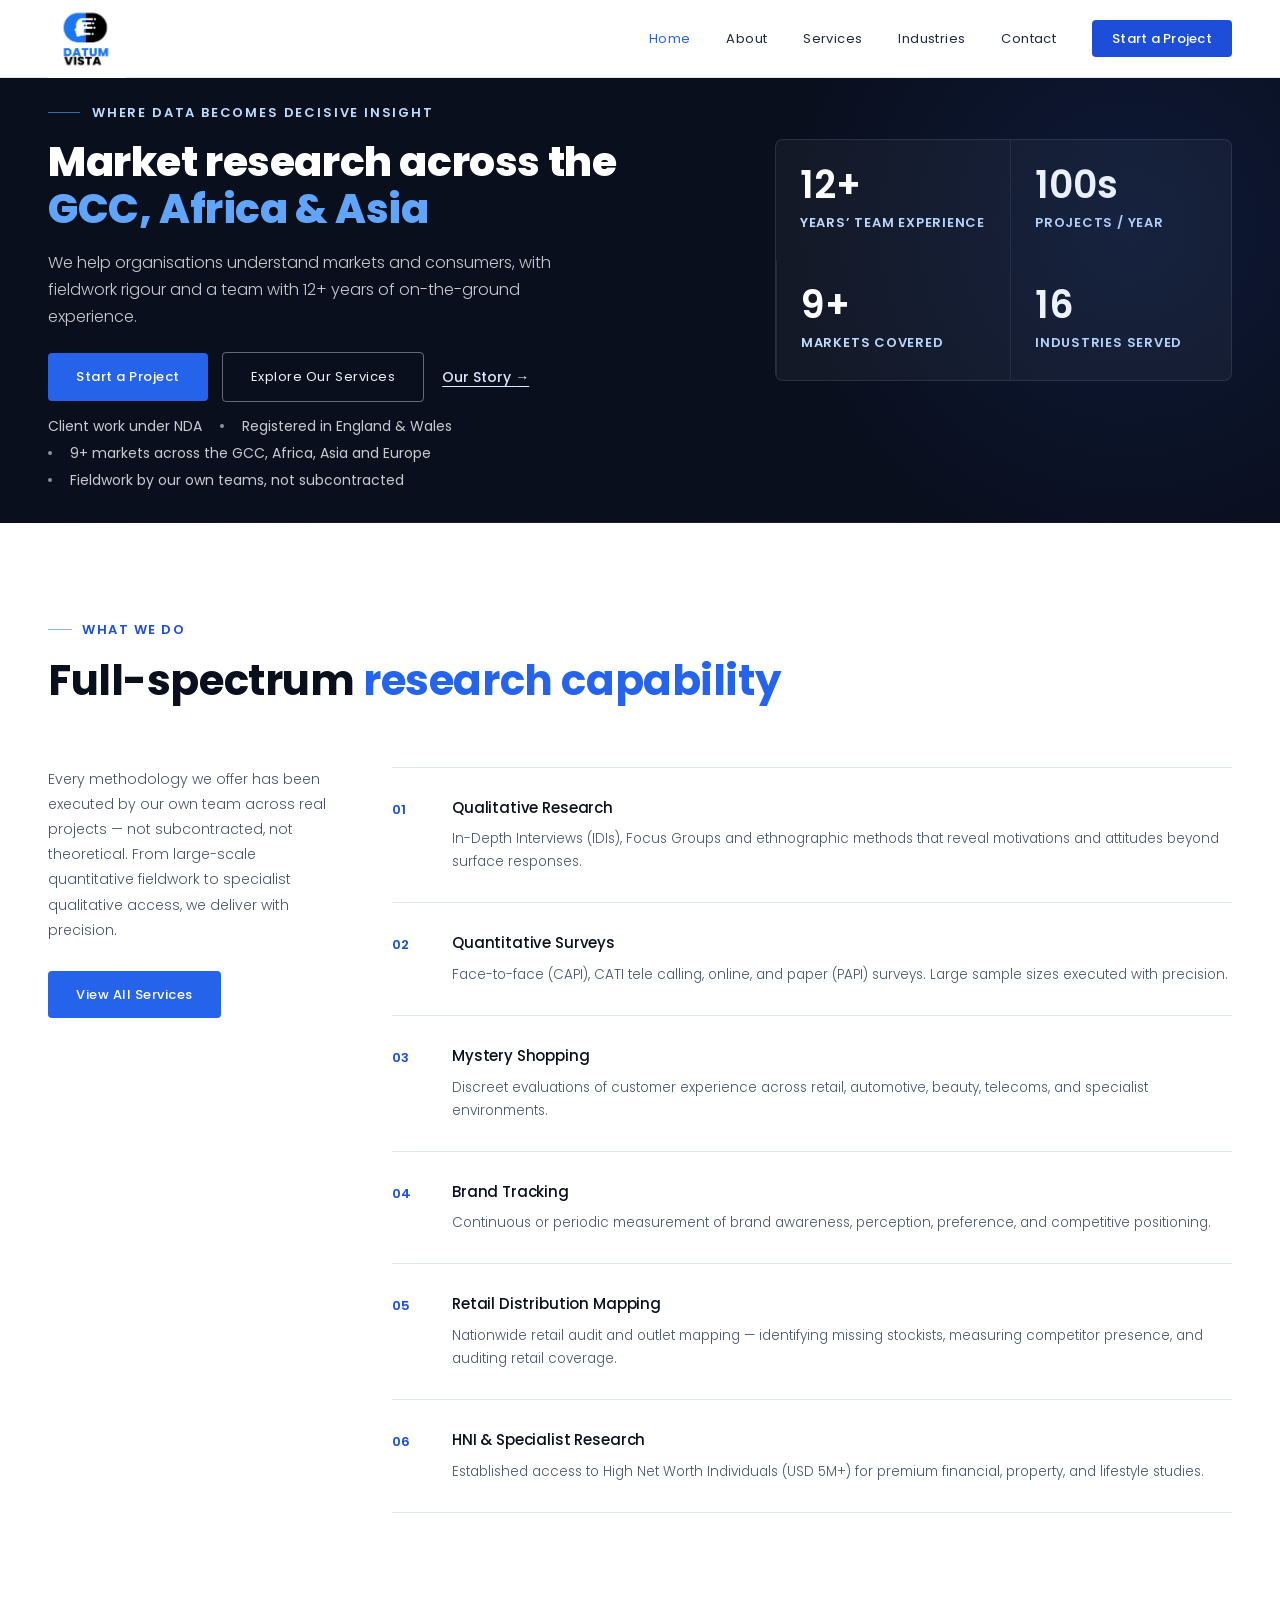
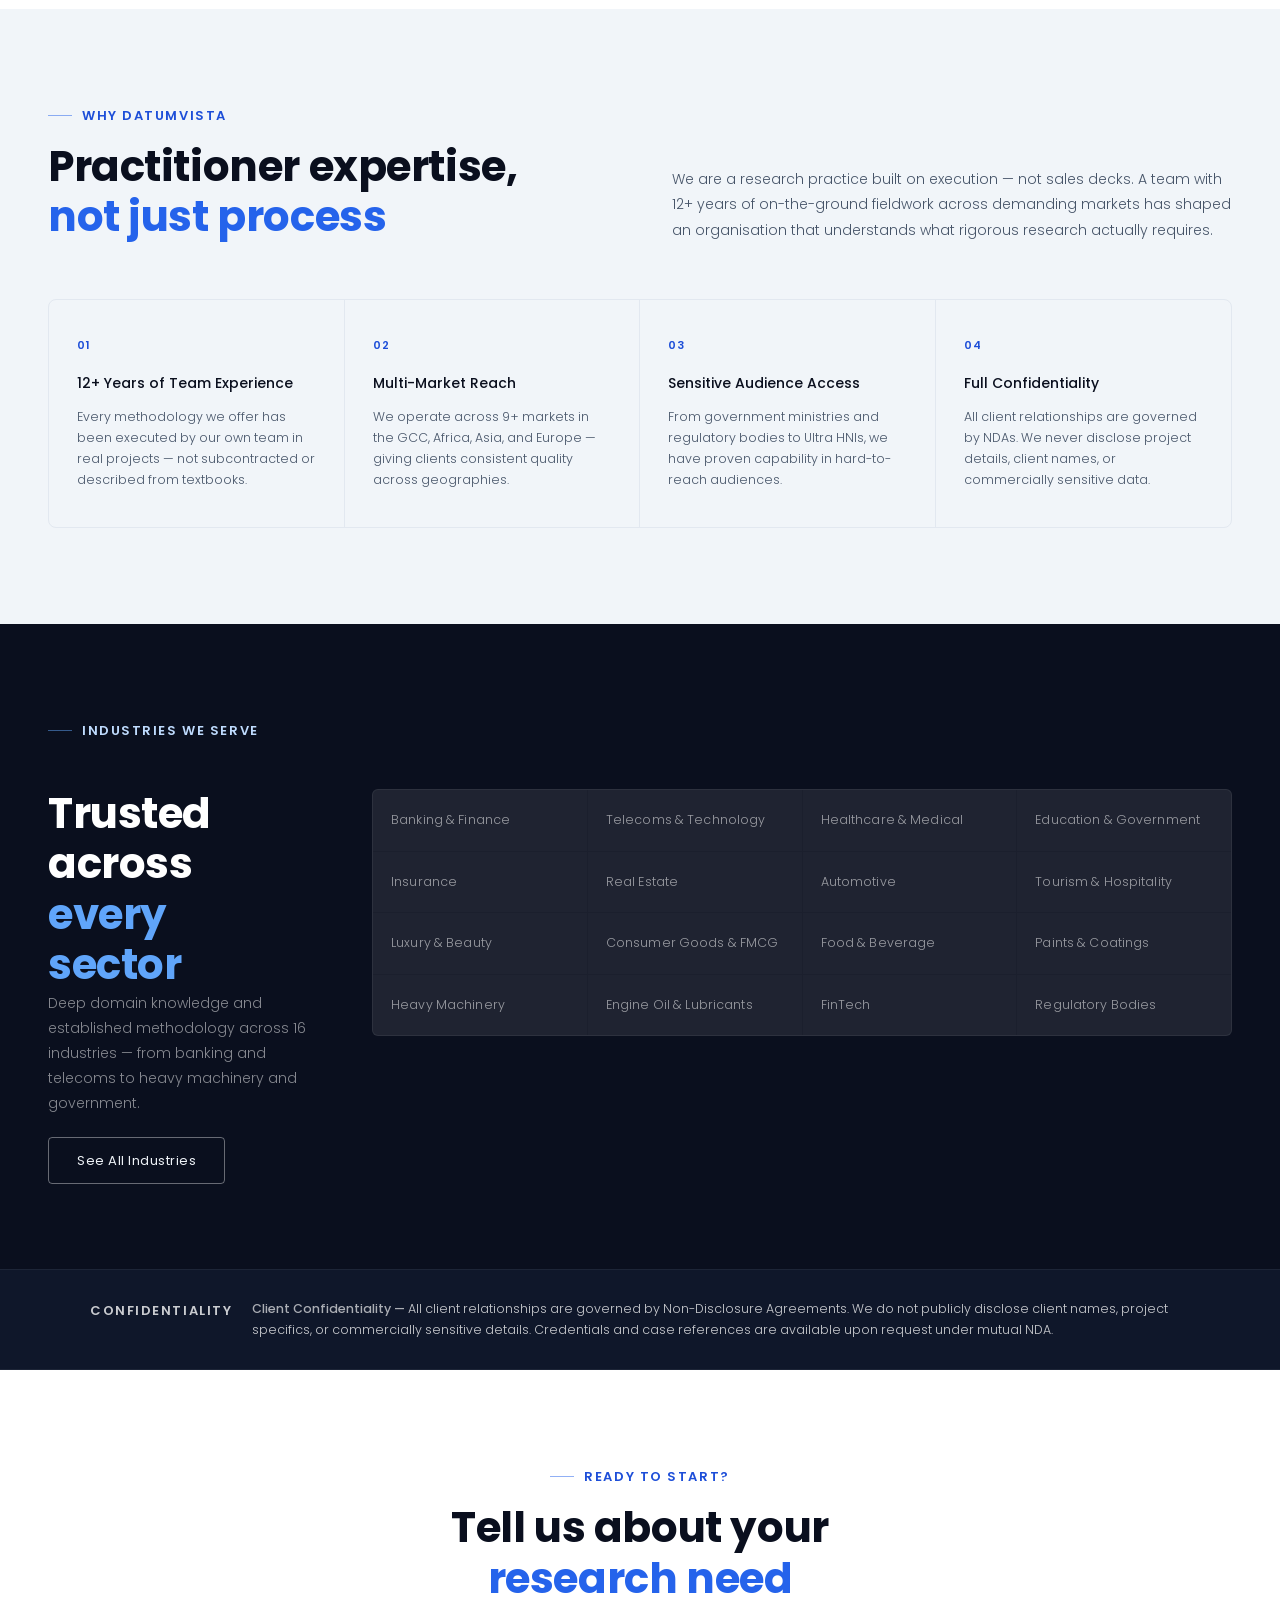
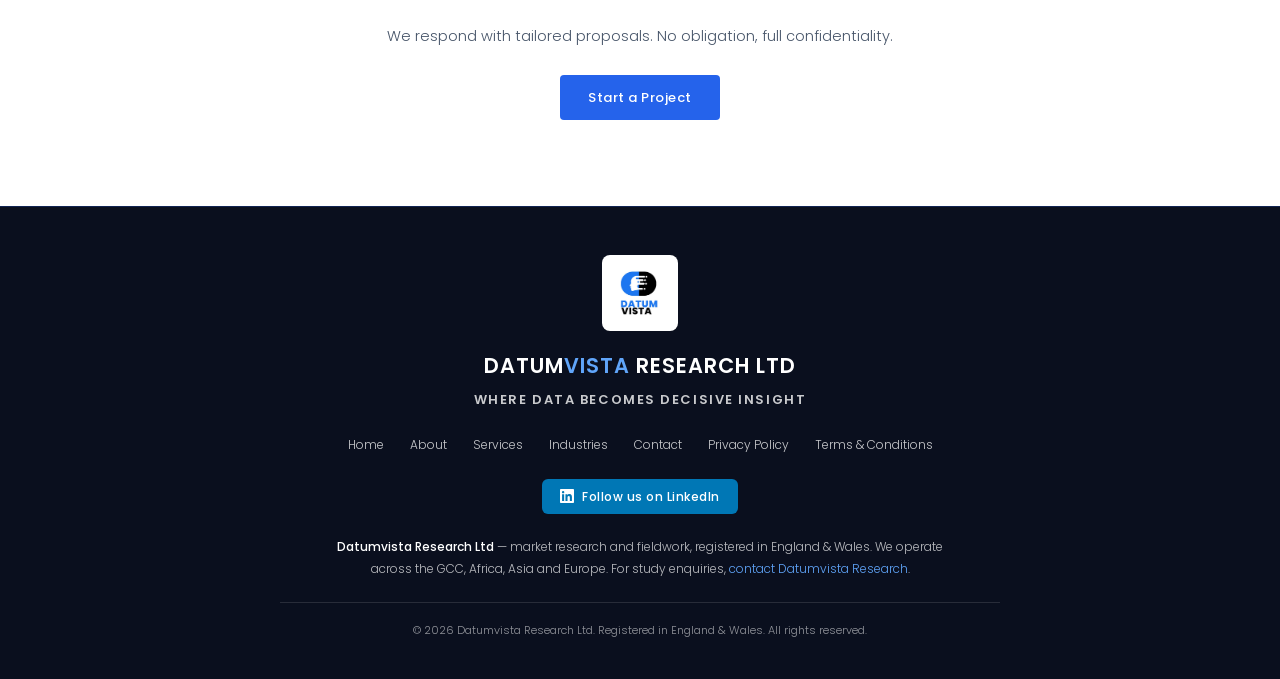
<file: index.html>
<!DOCTYPE html>
<html lang="en">
<head>
  <meta charset="UTF-8">
  <meta name="viewport" content="width=device-width, initial-scale=1.0">
  <meta name="description" content="Datumvista Research Ltd delivers market research fieldwork across the GCC, Africa, Asia and Europe — qualitative and quantitative studies, focus groups, IDIs, CAPI, PAPI, CATI tele calling, retail audits and mystery shopping.">
  <title>Market Research in the GCC, Africa &amp; Asia | Datumvista</title>
  <link rel="canonical" href="https://datumvista.com/">
  <link rel="icon" href="/favicon.svg" type="image/svg+xml">
  <link rel="apple-touch-icon" href="/css/Images/Dvlogo.png">
  <meta property="og:type" content="website">
  <meta property="og:site_name" content="Datumvista Research Ltd">
  <meta property="og:locale" content="en_GB">
  <meta property="og:title" content="Market Research in the GCC, Africa &amp; Asia | Datumvista">
  <meta property="og:description" content="Datumvista Research Ltd delivers market research fieldwork across the GCC, Africa, Asia and Europe — qualitative and quantitative studies, focus groups, IDIs, CAPI, PAPI, CATI tele calling, retail audits and mystery shopping.">
  <meta property="og:url" content="https://datumvista.com/">
  <meta property="og:image" content="https://datumvista.com/css/Images/dv-social-card.png">
  <meta property="og:image:alt" content="Datumvista Research Ltd logo">
  <meta name="twitter:card" content="summary_large_image">
  <meta name="twitter:title" content="Market Research in the GCC, Africa &amp; Asia | Datumvista">
  <meta name="twitter:description" content="Datumvista Research Ltd delivers market research fieldwork across the GCC, Africa, Asia and Europe — qualitative and quantitative studies, focus groups, IDIs, CAPI, PAPI, CATI tele calling, retail audits and mystery shopping.">
  <meta name="twitter:image" content="https://datumvista.com/css/Images/dv-social-card.png">
  <link rel="stylesheet" href="css/style.css?v=20261101-7">
  <link rel="preconnect" href="https://fonts.googleapis.com">
  <link href="https://fonts.googleapis.com/css2?family=Poppins:wght@400;500;600;700;800&display=swap" rel="stylesheet">
  <style>
    :root {
      --navy: #0a0f1e;
      --navy-mid: #111827;
      --blue: #2563eb;
      --blue-light: #60a5fa;
      --slate-bg: #f1f5f9;
      --white: #ffffff;
      --border: #e2e8f0;
      --dark: #0a0f1e;
    }

    /* Header styles live in css/style.css (one shared header for every page) */

    /* ── HERO ── */
    .dv-hero {
      min-height: 100vh;
      background: var(--navy);
      display: flex;
      align-items: center;
      padding: 42px 48px 80px;
      position: relative;
      overflow: hidden;
    }
    .dv-hero::before {
      content: '';
      position: absolute;
      top: -200px; right: -200px;
      width: 700px; height: 700px;
      background: radial-gradient(ellipse at center, rgba(37,99,235,0.12) 0%, transparent 70%);
      pointer-events: none;
    }
    .dv-hero::after {
      content: '';
      position: absolute;
      bottom: 0; left: 0; right: 0;
      height: 1px;
      background: linear-gradient(90deg, transparent, rgba(255,255,255,0.08), transparent);
    }
    .hero-inner-dv {
      max-width: 1100px;
      margin: 0 auto;
      width: 100%;
      display: grid;
      grid-template-columns: 1fr 1fr;
      gap: 80px;
      align-items: center;
    }
    .hero-left { position: relative; }
    .hero-overline-dv {
      font-family: 'Poppins', sans-serif;
      font-size: 11px;
      font-weight: 500;
      letter-spacing: 0.18em;
      text-transform: uppercase;
      color: var(--blue-light);
      margin-bottom: 28px;
      display: flex;
      align-items: center;
      gap: 12px;
    }
    .hero-overline-dv::before {
      content: '';
      display: block;
      width: 32px; height: 1px;
      background: var(--blue-light);
      opacity: 0.6;
    }
    .hero-h1 {
      font-family: 'Poppins', sans-serif;
      font-size: clamp(42px, 5vw, 64px);
      font-weight: 800;
      color: #fff;
      line-height: 1.12;
      margin-bottom: 28px;
      letter-spacing: -0.01em;
    }
    .hero-h1 em {
      font-style: normal;
      color: var(--blue-light);
    }
    .hero-desc-dv {
      font-family: 'Poppins', sans-serif;
      font-size: 15px;
      font-weight: 300;
      color: rgba(255,255,255,0.55);
      line-height: 1.75;
      margin-bottom: 40px;
      max-width: 440px;
    }
    .hero-btns-dv { display: flex; gap: 14px; flex-wrap: wrap; }
    .btn-prim {
      font-family: 'Poppins', sans-serif;
      font-size: 13px;
      font-weight: 500;
      letter-spacing: 0.04em;
      background: var(--blue);
      color: #fff;
      padding: 13px 28px;
      border-radius: 4px;
      text-decoration: none;
      transition: background 0.2s, transform 0.15s;
    }
    .btn-prim:hover { background: #1d4ed8; transform: translateY(-1px); }
    .btn-sec {
      font-family: 'Poppins', sans-serif;
      font-size: 13px;
      font-weight: 400;
      letter-spacing: 0.04em;
      background: transparent;
      color: rgba(255,255,255,0.7);
      padding: 13px 28px;
      border-radius: 4px;
      border: 1px solid rgba(255,255,255,0.15);
      text-decoration: none;
      transition: border-color 0.2s, color 0.2s;
    }
    .btn-sec:hover { border-color: rgba(255,255,255,0.4); color: #fff; }
    .hero-right {
      display: grid;
      grid-template-columns: 1fr 1fr;
      gap: 1px;
      background: rgba(255,255,255,0.07);
      border: 1px solid rgba(255,255,255,0.07);
      border-radius: 8px;
      overflow: hidden;
    }
    .stat-box {
      background: rgba(255,255,255,0.03);
      padding: 32px 28px;
      transition: background 0.2s;
    }
    .stat-box:hover { background: rgba(255,255,255,0.06); }
    .stat-box + .stat-box { border-left: 1px solid rgba(255,255,255,0.06); }
    .stat-row-2 .stat-box { border-top: 1px solid rgba(255,255,255,0.06); }
    .stat-val-dv {
      font-family: 'Poppins', sans-serif;
      font-size: 38px;
      font-weight: 600;
      color: #fff;
      line-height: 1;
      margin-bottom: 8px;
    }
    .stat-lbl-dv {
      font-family: 'Poppins', sans-serif;
      font-size: 11.5px;
      font-weight: 400;
      color: rgba(255,255,255,0.4);
      letter-spacing: 0.06em;
      text-transform: uppercase;
    }

    /* ── SERVICES SECTION ── */
    .dv-sec {
      padding: 96px 48px;
    }
    .dv-inner { max-width: 1100px; margin: 0 auto; }

    .bg-white { background: var(--white); }
    .bg-slate { background: var(--slate-bg); }
    .bg-navy { background: var(--navy); }

    .eyebrow {
      font-family: 'Poppins', sans-serif;
      font-size: 11px;
      font-weight: 500;
      letter-spacing: 0.18em;
      text-transform: uppercase;
      color: var(--blue);
      margin-bottom: 16px;
      display: flex;
      align-items: center;
      gap: 10px;
    }
    .eyebrow::before {
      content: '';
      display: block;
      width: 24px; height: 1px;
      background: var(--blue);
      opacity: 0.5;
    }
    .eyebrow.light { color: var(--blue-light); }
    .eyebrow.light::before { background: var(--blue-light); }

    .sec-title {
      font-family: 'Poppins', sans-serif;
      font-size: clamp(28px, 3.5vw, 42px);
      font-weight: 700;
      color: var(--navy);
      line-height: 1.2;
      margin-bottom: 0;
      letter-spacing: -0.01em;
    }
    .sec-title em { font-style: normal; color: var(--blue); }
    .sec-title.light { color: #fff; }
    .sec-title.light em { color: var(--blue-light); }

    /* Services - editorial split layout */
    .svc-editorial {
      display: grid;
      grid-template-columns: 280px 1fr;
      gap: 64px;
      margin-top: 60px;
      align-items: start;
    }
    .svc-sidebar {
      position: sticky;
      top: 100px;
    }
    .svc-sidebar p {
      font-family: 'Poppins', sans-serif;
      font-size: 14px;
      font-weight: 300;
      color: var(--text-muted);
      line-height: 1.8;
      margin-bottom: 28px;
    }
    .svc-list { display: flex; flex-direction: column; gap: 0; }
    .svc-item {
      display: grid;
      grid-template-columns: 40px 1fr;
      gap: 20px;
      padding: 28px 0;
      border-top: 1px solid var(--border);
      align-items: start;
    }
    .svc-item:last-child { border-bottom: 1px solid var(--border); }
    .svc-num {
      font-family: 'Poppins', sans-serif;
      font-size: 13px;
      font-weight: 600;
      color: var(--blue);
      opacity: 0.6;
      padding-top: 3px;
    }
    .svc-content h3 {
      font-family: 'Poppins', sans-serif;
      font-size: 15px;
      font-weight: 500;
      color: var(--navy);
      margin-bottom: 8px;
      letter-spacing: -0.01em;
    }
    .svc-content p {
      font-family: 'Poppins', sans-serif;
      font-size: 13.5px;
      font-weight: 300;
      color: var(--text-muted);
      line-height: 1.7;
    }

    /* Why section - horizontal tiles */
    .why-header {
      display: grid;
      grid-template-columns: 1fr 1fr;
      gap: 64px;
      margin-bottom: 56px;
      align-items: end;
    }
    .why-header p {
      font-family: 'Poppins', sans-serif;
      font-size: 14px;
      font-weight: 300;
      color: var(--text-muted);
      line-height: 1.8;
      padding-top: 12px;
    }
    .why-tiles {
      display: grid;
      grid-template-columns: repeat(4, 1fr);
      border: 1px solid var(--border);
      border-radius: 8px;
      overflow: hidden;
    }
    .why-tile {
      padding: 36px 28px;
      border-right: 1px solid var(--border);
      transition: background 0.2s;
    }
    .why-tile:last-child { border-right: none; }
    .why-tile:hover { background: #f8fafc; }
    .why-tile-num {
      font-family: 'Poppins', sans-serif;
      font-size: 11px;
      color: var(--blue);
      opacity: 0.5;
      letter-spacing: 0.12em;
      margin-bottom: 20px;
      display: block;
    }
    .why-tile h3 {
      font-family: 'Poppins', sans-serif;
      font-size: 14px;
      font-weight: 500;
      color: var(--navy);
      margin-bottom: 12px;
      line-height: 1.4;
    }
    .why-tile p {
      font-family: 'Poppins', sans-serif;
      font-size: 12.5px;
      font-weight: 300;
      color: var(--text-muted);
      line-height: 1.7;
    }

    /* Sectors */
    .sectors-wrap {
      display: grid;
      grid-template-columns: 260px 1fr;
      gap: 64px;
      align-items: start;
      margin-top: 48px;
    }
    .sectors-intro p {
      font-family: 'Poppins', sans-serif;
      font-size: 14px;
      font-weight: 300;
      color: rgba(255,255,255,0.5);
      line-height: 1.8;
      margin-bottom: 32px;
    }
    .sectors-grid {
      display: grid;
      grid-template-columns: repeat(4, 1fr);
      gap: 1px;
      background: rgba(255,255,255,0.07);
      border: 1px solid rgba(255,255,255,0.08);
      border-radius: 6px;
      overflow: hidden;
    }
    .sector-cell {
      padding: 20px 18px;
      background: rgba(255,255,255,0.02);
      font-family: 'Poppins', sans-serif;
      font-size: 12.5px;
      font-weight: 300;
      color: rgba(255,255,255,0.55);
      letter-spacing: 0.01em;
      transition: background 0.2s, color 0.2s;
      cursor: default;
    }
    .sector-cell:hover { background: rgba(255,255,255,0.06); color: rgba(255,255,255,0.85); }

    /* Conf bar */
    .dv-conf {
      background: #0f172a;
      border-top: 1px solid rgba(255,255,255,0.06);
      border-bottom: 1px solid rgba(255,255,255,0.06);
      padding: 28px 48px;
    }
    .dv-conf-inner {
      max-width: 1100px;
      margin: 0 auto;
      display: flex;
      align-items: flex-start;
      gap: 20px;
    }
    .dv-conf-label {
      font-family: 'Poppins', sans-serif;
      font-size: 10px;
      font-weight: 500;
      letter-spacing: 0.16em;
      text-transform: uppercase;
      color: var(--blue-light);
      white-space: nowrap;
      padding-top: 2px;
      flex-shrink: 0;
    }
    .dv-conf-text {
      font-family: 'Poppins', sans-serif;
      font-size: 12.5px;
      font-weight: 300;
      color: rgba(255,255,255,0.4);
      line-height: 1.7;
    }
    .dv-conf-text b { color: rgba(255,255,255,0.65); font-weight: 500; }

    /* CTA */
    .dv-cta {
      background: var(--white);
      padding: 96px 48px;
      text-align: center;
    }
    .dv-cta-inner { max-width: 560px; margin: 0 auto; }
    .dv-cta p {
      font-family: 'Poppins', sans-serif;
      font-size: 14.5px;
      font-weight: 300;
      color: var(--text-muted);
      line-height: 1.75;
      margin: 20px 0 36px;
    }


    /* Responsive */
    @media (max-width: 900px) {
      .dv-hero { padding: 22px 24px 60px; }
      .hero-inner-dv { grid-template-columns: 1fr; gap: 48px; }
      .hero-right { grid-template-columns: 1fr 1fr; }
      .svc-editorial { grid-template-columns: 1fr; gap: 40px; }
      .svc-sidebar { position: static; }
      .why-header { grid-template-columns: 1fr; gap: 20px; }
      .why-tiles { grid-template-columns: 1fr 1fr; }
      .why-tile { border-bottom: 1px solid var(--border); }
      .sectors-wrap { grid-template-columns: 1fr; gap: 32px; }
      .sectors-grid { grid-template-columns: 1fr 1fr; }
      .dv-sec { padding: 64px 24px; }
      .dv-conf { padding: 24px; }
      .dv-cta { padding: 64px 24px; }
    }
    @media (max-width: 600px) {
      .why-tiles { grid-template-columns: 1fr; }
      .sectors-grid { grid-template-columns: 1fr 1fr; }
      .hero-right { grid-template-columns: 1fr 1fr; }
    }
  </style>
  <script type="application/ld+json">
  {
    "@context": "https://schema.org",
    "@graph": [
      {
        "@type": "Organization",
        "@id": "https://datumvista.com/#organization",
        "name": "Datumvista Research Ltd",
        "alternateName": ["Datumvista", "Datum Vista", "DatumVista", "Datum Vista Research", "Datumvsita", "Datavista", "Datumvist"],
        "url": "https://datumvista.com/",
        "logo": {
          "@type": "ImageObject",
          "url": "https://datumvista.com/css/Images/Dvlogo.png",
          "width": 160,
          "height": 161
        },
        "description": "Market research and fieldwork agency delivering quantitative and qualitative research: focus groups, in-depth interviews (IDIs), CAPI, PAPI and CATI tele calling surveys, telephonic interviews, sample collection, retail audits, mystery shopping, brand tracking and retail mapping across the GCC, Africa, Asia and Europe.",
        "slogan": "Where Data Becomes Decisive Insight",
        "foundingDate": "2024",
        "areaServed": [
          { "@type": "Place", "name": "Gulf Cooperation Council (GCC)" },
          { "@type": "Place", "name": "Africa" },
          { "@type": "Place", "name": "Asia" },
          { "@type": "Place", "name": "Europe" }
        ],
        "knowsAbout": [
          "Market research",
          "Qualitative research",
          "Quantitative research",
          "Quantitative surveys",
          "Focus groups",
          "In-Depth Interviews (IDI)",
          "Sample collection and data collection",
          "Tele calling",
          "Telephonic interviews",
          "CATI surveys",
          "CAPI surveys",
          "PAPI surveys",
          "Mystery shopping",
          "Retail audit",
          "Brand tracking",
          "Retail distribution mapping",
          "High net worth individual research"
        ],
        "address": {
          "@type": "PostalAddress",
          "addressRegion": "England",
          "addressCountry": "GB"
        },
        "sameAs": ["https://www.linkedin.com/company/datumvista/"]
      },
      {
        "@type": "WebSite",
        "@id": "https://datumvista.com/#website",
        "url": "https://datumvista.com/",
        "name": "Datumvista Research Ltd",
        "inLanguage": "en",
        "publisher": { "@id": "https://datumvista.com/#organization" }
      }
    ]
  }
  </script>
  <!-- TODO(SEO): add "streetAddress" and "postalCode" to the Organization address,
       and a "contactPoint" block, once the registered office address, phone and
       domain email are confirmed. Do not invent them. -->
</head>
<body>
  <a class="skip-link" href="#main">Skip to main content</a>

    <header class="nav-bar" id="mainNav">
    <a href="/" class="nav-logo">
      <img src="/css/Images/Dvlogo.png" alt="Datumvista logo" class="logo-img" width="160" height="161" decoding="async">
    </a>
    <button class="nav-toggle" id="navToggle" aria-label="Toggle menu" aria-expanded="false" aria-controls="navLinks">
      <span></span><span></span><span></span>
    </button>
    <nav class="nav-links-bar" id="navLinks" aria-label="Main">
      <a href="/" aria-current="page">Home</a>
      <a href="/about.html">About</a>
      <a href="/services.html">Services</a>
      <a href="/industries.html">Industries</a>
      <!-- <a href="/research.html">Insights</a> -->
      <a href="/contact.html">Contact</a>
      <a href="/contact.html#contactForm" class="nav-cta">Start a Project</a>
    </nav>
  </header>

  <main id="main">

  <!-- HERO -->
  <div class="dv-hero">
    <div class="hero-inner-dv">
      <div class="hero-left">
        <div class="hero-overline-dv">Where Data Becomes Decisive Insight</div>
        <h1 class="hero-h1">Market research across the<br><em>GCC, Africa &amp; Asia</em></h1>
        <p class="hero-desc-dv">We help organisations understand markets and consumers, with fieldwork rigour and a team with 12+ years of on-the-ground experience.</p>
        <div class="hero-btns-dv">
          <a href="/contact.html" class="btn-prim">Start a Project</a>
          <a href="/services.html" class="btn-sec">Explore Our Services</a>
          <a href="/about.html" class="hero-link">Our Story <span aria-hidden="true">&rarr;</span></a>
        </div>
        <ul class="trust-strip">
          <li>Client work under NDA</li>
          <li>Registered in England &amp; Wales</li>
          <li>9+ markets across the GCC, Africa, Asia and Europe</li>
          <li>Fieldwork by our own teams, not subcontracted</li>
        </ul>
      </div>
      <div>
        <div class="hero-right">
          <div class="stat-box">
            <div class="stat-val-dv">12+</div>
            <div class="stat-lbl-dv">Years&rsquo; Team Experience</div>
          </div>
          <div class="stat-box">
            <div class="stat-val-dv">100s</div>
            <div class="stat-lbl-dv">Projects / Year</div>
          </div>
          <!-- TODO: replace "100s" with a real project count if one is available. -->
          <div class="stat-box stat-row-2">
            <div class="stat-val-dv">9+</div>
            <div class="stat-lbl-dv">Markets Covered</div>
          </div>
          <div class="stat-box stat-row-2">
            <div class="stat-val-dv">16</div>
            <div class="stat-lbl-dv">Industries Served</div>
          </div>
        </div>
      </div>
    </div>
  </div>

  <!-- CORE SERVICES -->
  <section class="dv-sec bg-white">
    <div class="dv-inner">
      <div class="eyebrow">What We Do</div>
      <h2 class="sec-title">Full-spectrum <em>research capability</em></h2>
      <div class="svc-editorial">
        <div class="svc-sidebar">
          <p>Every methodology we offer has been executed by our own team across real projects — not subcontracted, not theoretical. From large-scale quantitative fieldwork to specialist qualitative access, we deliver with precision.</p>
          <a href="services.html" class="btn-prim" style="display:inline-block;">View All Services</a>
        </div>
        <div class="svc-list">
          <div class="svc-item">
            <div class="svc-num">01</div>
            <div class="svc-content">
              <h3>Qualitative Research</h3>
              <p>In-Depth Interviews (IDIs), Focus Groups and ethnographic methods that reveal motivations and attitudes beyond surface responses.</p>
            </div>
          </div>
          <div class="svc-item">
            <div class="svc-num">02</div>
            <div class="svc-content">
              <h3>Quantitative Surveys</h3>
              <p>Face-to-face (CAPI), CATI tele calling, online, and paper (PAPI) surveys. Large sample sizes executed with precision.</p>
            </div>
          </div>
          <div class="svc-item">
            <div class="svc-num">03</div>
            <div class="svc-content">
              <h3>Mystery Shopping</h3>
              <p>Discreet evaluations of customer experience across retail, automotive, beauty, telecoms, and specialist environments.</p>
            </div>
          </div>
          <div class="svc-item">
            <div class="svc-num">04</div>
            <div class="svc-content">
              <h3>Brand Tracking</h3>
              <p>Continuous or periodic measurement of brand awareness, perception, preference, and competitive positioning.</p>
            </div>
          </div>
          <div class="svc-item">
            <div class="svc-num">05</div>
            <div class="svc-content">
              <h3>Retail Distribution Mapping</h3>
              <p>Nationwide retail audit and outlet mapping — identifying missing stockists, measuring competitor presence, and auditing retail coverage.</p>
            </div>
          </div>
          <div class="svc-item">
            <div class="svc-num">06</div>
            <div class="svc-content">
              <h3>HNI & Specialist Research</h3>
              <p>Established access to High Net Worth Individuals (USD 5M+) for premium financial, property, and lifestyle studies.</p>
            </div>
          </div>
        </div>
      </div>
    </div>
  </section>

  <!-- WHY DATUMVISTA -->
  <section class="dv-sec bg-slate">
    <div class="dv-inner">
      <div class="why-header">
        <div>
          <div class="eyebrow">Why Datumvista</div>
          <h2 class="sec-title">Practitioner expertise,<br><em>not just process</em></h2>
        </div>
        <div>
          <p>We are a research practice built on execution — not sales decks. A team with 12+ years of on-the-ground fieldwork across demanding markets has shaped an organisation that understands what rigorous research actually requires.</p>
        </div>
      </div>
      <div class="why-tiles">
        <div class="why-tile">
          <span class="why-tile-num">01</span>
          <h3>12+ Years of Team Experience</h3>
          <p>Every methodology we offer has been executed by our own team in real projects — not subcontracted or described from textbooks.</p>
        </div>
        <div class="why-tile">
          <span class="why-tile-num">02</span>
          <h3>Multi-Market Reach</h3>
          <p>We operate across 9+ markets in the GCC, Africa, Asia, and Europe — giving clients consistent quality across geographies.</p>
        </div>
        <div class="why-tile">
          <span class="why-tile-num">03</span>
          <h3>Sensitive Audience Access</h3>
          <p>From government ministries and regulatory bodies to Ultra HNIs, we have proven capability in hard-to-reach audiences.</p>
        </div>
        <div class="why-tile">
          <span class="why-tile-num">04</span>
          <h3>Full Confidentiality</h3>
          <p>All client relationships are governed by NDAs. We never disclose project details, client names, or commercially sensitive data.</p>
        </div>
      </div>
    </div>
  </section>

  <!-- SECTORS -->
  <section class="dv-sec bg-navy">
    <div class="dv-inner">
      <div class="eyebrow light">Industries We Serve</div>
      <div class="sectors-wrap">
        <div class="sectors-intro">
          <h2 class="sec-title light">Trusted across<br><em>every sector</em></h2>
          <p>Deep domain knowledge and established methodology across 16 industries — from banking and telecoms to heavy machinery and government.</p>
          <a href="industries.html" class="btn-sec">See All Industries</a>
        </div>
        <div class="sectors-grid">
          <div class="sector-cell">Banking & Finance</div>
          <div class="sector-cell">Telecoms & Technology</div>
          <div class="sector-cell">Healthcare & Medical</div>
          <div class="sector-cell">Education & Government</div>
          <div class="sector-cell">Insurance</div>
          <div class="sector-cell">Real Estate</div>
          <div class="sector-cell">Automotive</div>
          <div class="sector-cell">Tourism & Hospitality</div>
          <div class="sector-cell">Luxury & Beauty</div>
          <div class="sector-cell">Consumer Goods & FMCG</div>
          <div class="sector-cell">Food & Beverage</div>
          <div class="sector-cell">Paints & Coatings</div>
          <div class="sector-cell">Heavy Machinery</div>
          <div class="sector-cell">Engine Oil & Lubricants</div>
          <div class="sector-cell">FinTech</div>
          <div class="sector-cell">Regulatory Bodies</div>
        </div>
      </div>
    </div>
  </section>

  <!-- INSIGHTS -->
  <section class="dv-sec bg-white" hidden style="display:none">
    <div class="dv-inner">
      <div class="eyebrow">Research &amp; Insights</div>
      <div style="display:grid;grid-template-columns:1fr 1fr;gap:64px;align-items:end;margin-bottom:48px;flex-wrap:wrap;">
        <h2 class="sec-title">Latest <em>published studies</em></h2>
        <p style="font-family:'Poppins',sans-serif;font-size:14px;font-weight:300;color:var(--text-muted);line-height:1.8;">Original research and market intelligence from our team — covering utility markets, consumer behaviour, and sector-specific findings across the GCC and beyond.</p>
      </div>
      <div style="display:grid;grid-template-columns:repeat(auto-fill,minmax(300px,1fr));gap:24px;margin-bottom:40px;">
        <a href="research/bahrain-utility-cost-study-2025/" style="background:var(--slate-bg);border:1px solid var(--border);border-radius:6px;overflow:hidden;text-decoration:none;display:flex;flex-direction:column;transition:box-shadow 0.2s,transform 0.2s;" onmouseover="this.style.transform='translateY(-2px)';this.style.boxShadow='0 12px 40px rgba(10,15,30,0.10)'" onmouseout="this.style.transform='';this.style.boxShadow=''">
          <div style="background:var(--navy);padding:24px 28px;position:relative;">
            <div style="display:inline-block;font-family:'Poppins',sans-serif;font-size:10px;font-weight:500;letter-spacing:0.14em;text-transform:uppercase;color:var(--blue-light);border:1px solid rgba(96,165,250,0.3);border-radius:2px;padding:3px 9px;margin-bottom:14px;">Utility &amp; Infrastructure</div>
            <div style="font-family:'Poppins',sans-serif;font-size:18px;font-weight:400;color:#fff;line-height:1.3;">EWA Utility Cost Study — Bahrain</div>
          </div>
          <div style="padding:20px 28px 24px;flex:1;display:flex;flex-direction:column;">
            <p style="font-family:'Poppins',sans-serif;font-size:13.5px;font-weight:300;color:var(--text-muted);line-height:1.75;flex:1;margin-bottom:20px;">An analysis of electricity and water costs across residential and commercial segments in Bahrain, benchmarked against regional providers.</p>
            <div style="display:flex;align-items:center;justify-content:space-between;padding-top:16px;border-top:1px solid var(--border);">
              <span style="font-family:'Poppins',sans-serif;font-size:11px;color:var(--text-muted);">Data period: 2020–2026 · Published: May 2026</span>
              <span style="font-family:'Poppins',sans-serif;font-size:12px;font-weight:500;color:var(--blue);">Read Study →</span>
            </div>
          </div>
        </a>
      </div>
      <a href="research.html" class="btn-prim" style="display:inline-block;">View All Studies</a>
    </div>
  </section>

  <!-- CONF BAR -->
  <div class="dv-conf">
    <div class="dv-conf-inner">
      <div class="dv-conf-label">Confidentiality</div>
      <div class="dv-conf-text">
        <b>Client Confidentiality — </b>All client relationships are governed by Non-Disclosure Agreements. We do not publicly disclose client names, project specifics, or commercially sensitive details. Credentials and case references are available upon request under mutual NDA.
      </div>
    </div>
  </div>

  <!-- CTA -->
  <div class="dv-cta">
    <div class="dv-cta-inner">
      <div class="eyebrow" style="justify-content:center;">Ready to Start?</div>
      <h2 class="sec-title" style="text-align:center;">Tell us about your<br><em>research need</em></h2>
      <p>We respond with tailored proposals. No obligation, full confidentiality.</p>
      <a href="contact.html#contactForm" class="btn-prim">Start a Project</a>
    </div>
  </div>

  <!-- FOOTER -->
    <!-- SITE FOOTER - identical on every page -->
  </main>

  <footer class="footer">
    <div class="footer-inner">
      <a href="/" class="footer-logo">
        <img src="/css/Images/Dvlogo.png" alt="Datumvista logo" width="160" height="161" loading="lazy" decoding="async">
      </a>
      <div class="footer-name">DATUM<span>VISTA</span> RESEARCH LTD</div>
      <div class="footer-tag">Where Data Becomes Decisive Insight</div>
      <nav class="footer-nav" aria-label="Footer">
        <a href="/">Home</a>
        <a href="/about.html">About</a>
        <a href="/services.html">Services</a>
        <a href="/industries.html">Industries</a>
        <!-- <a href="/research.html">Insights</a> -->
        <a href="/contact.html">Contact</a>
        <a href="/privacy.html">Privacy Policy</a>
        <a href="/terms.html">Terms &amp; Conditions</a>
      </nav>
      <a class="footer-linkedin" href="https://www.linkedin.com/company/datumvista/" target="_blank" rel="noopener">
        <svg width="14" height="14" viewBox="0 0 24 24" fill="#fff" aria-hidden="true"><path d="M20.447 20.452h-3.554v-5.569c0-1.328-.027-3.037-1.852-3.037-1.853 0-2.136 1.445-2.136 2.939v5.667H9.351V9h3.414v1.561h.046c.477-.9 1.637-1.85 3.37-1.85 3.601 0 4.267 2.37 4.267 5.455v6.286zM5.337 7.433a2.062 2.062 0 01-2.063-2.065 2.064 2.064 0 112.063 2.065zm1.782 13.019H3.555V9h3.564v11.452zM22.225 0H1.771C.792 0 0 .774 0 1.729v20.542C0 23.227.792 24 1.771 24h20.451C23.2 24 24 23.227 24 22.271V1.729C24 .774 23.2 0 22.222 0h.003z"/></svg>
        Follow us on LinkedIn
      </a>
      <!-- TODO(SEO/content): company number, registered office address, domain email and phone still to be added to this block. -->
      <div class="footer-about"><strong>Datumvista Research Ltd</strong> — market research and fieldwork, registered in England &amp; Wales. We operate across the GCC, Africa, Asia and Europe. For study enquiries, <a href="/contact.html">contact Datumvista Research</a>.</div>
      <div class="footer-rule"></div>
      <div class="footer-copy">© 2026 Datumvista Research Ltd. Registered in England &amp; Wales. All rights reserved.</div>
    </div>
  </footer>

  <script>
    // HEADER MENU TOGGLE
    (function () {
      const toggle = document.getElementById('navToggle');
      const links  = document.getElementById('navLinks');
      if (!toggle || !links) return;
      const setOpen = (open) => {
        links.classList.toggle('open', open);
        toggle.setAttribute('aria-expanded', open ? 'true' : 'false');
      };
      toggle.addEventListener('click', () => setOpen(!links.classList.contains('open')));
      links.querySelectorAll('a').forEach(a => a.addEventListener('click', () => setOpen(false)));
    })();
  </script>

</body>
</html>
</file>
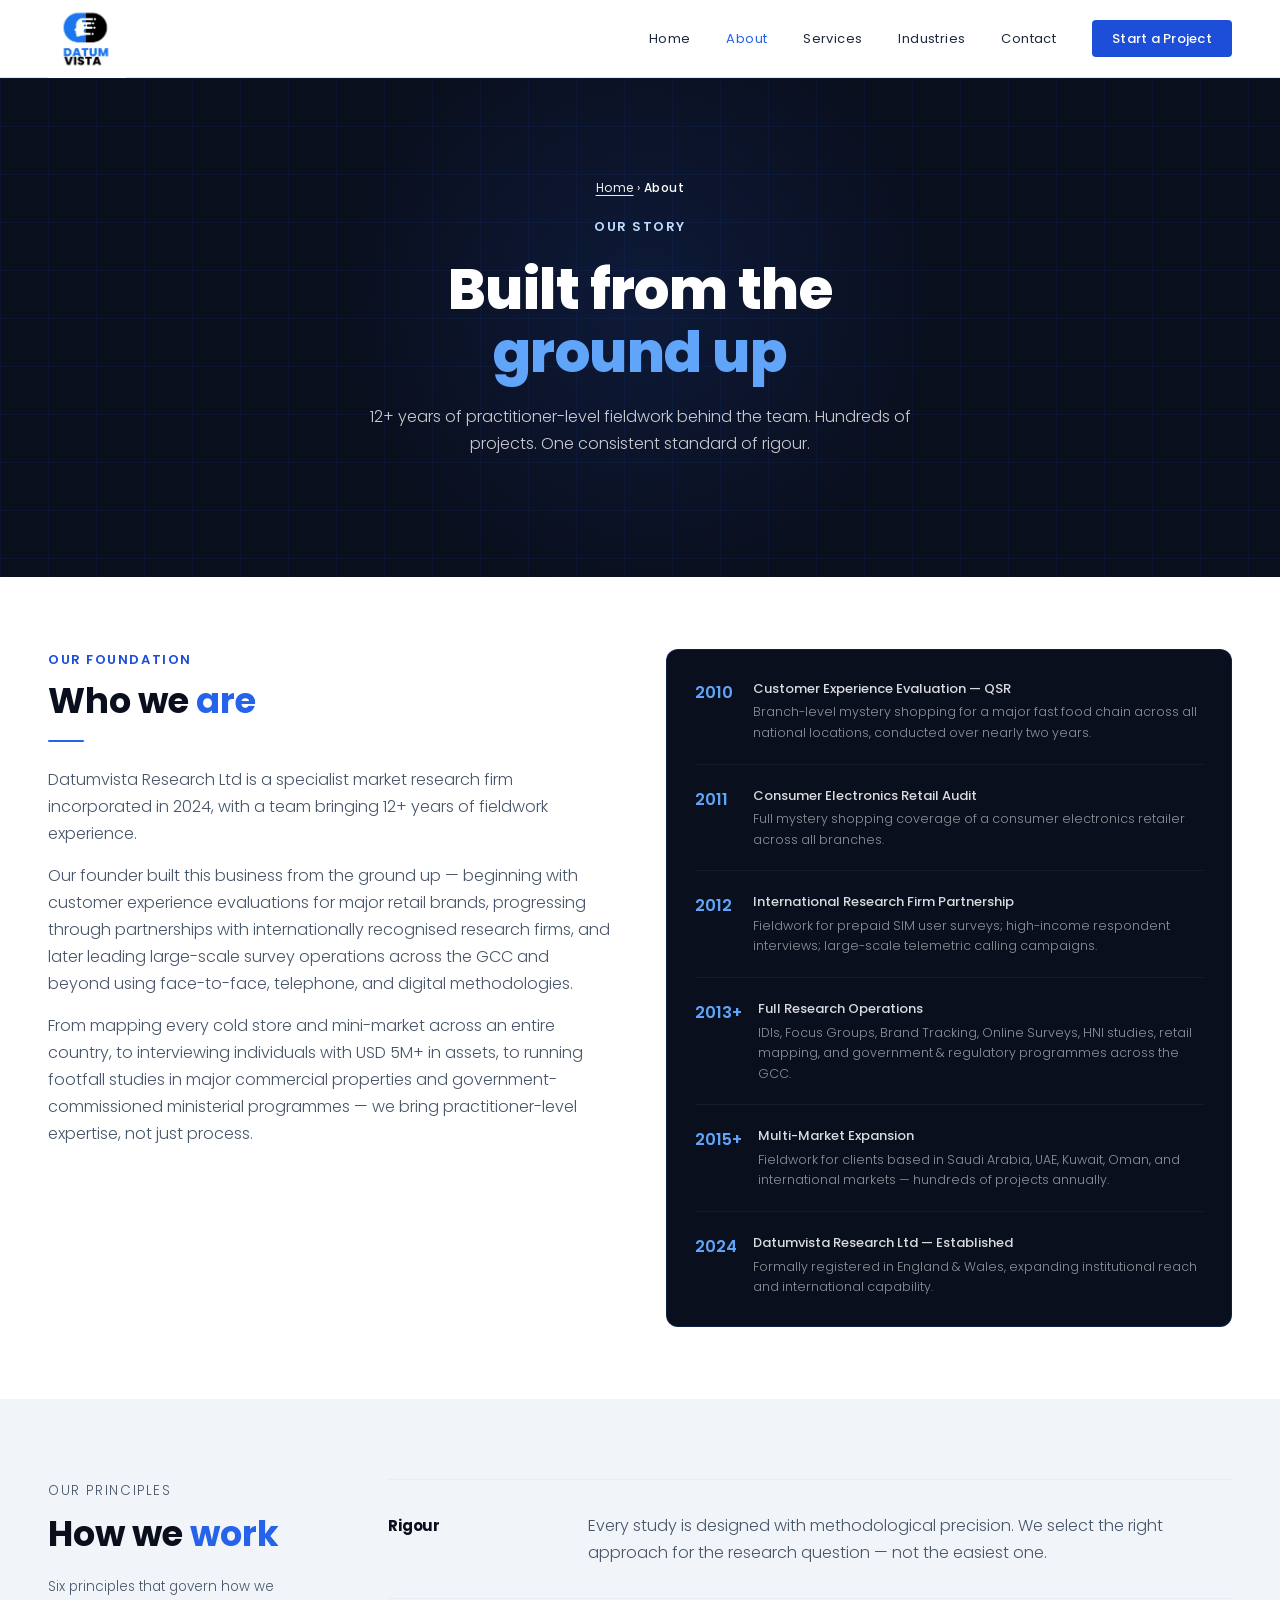
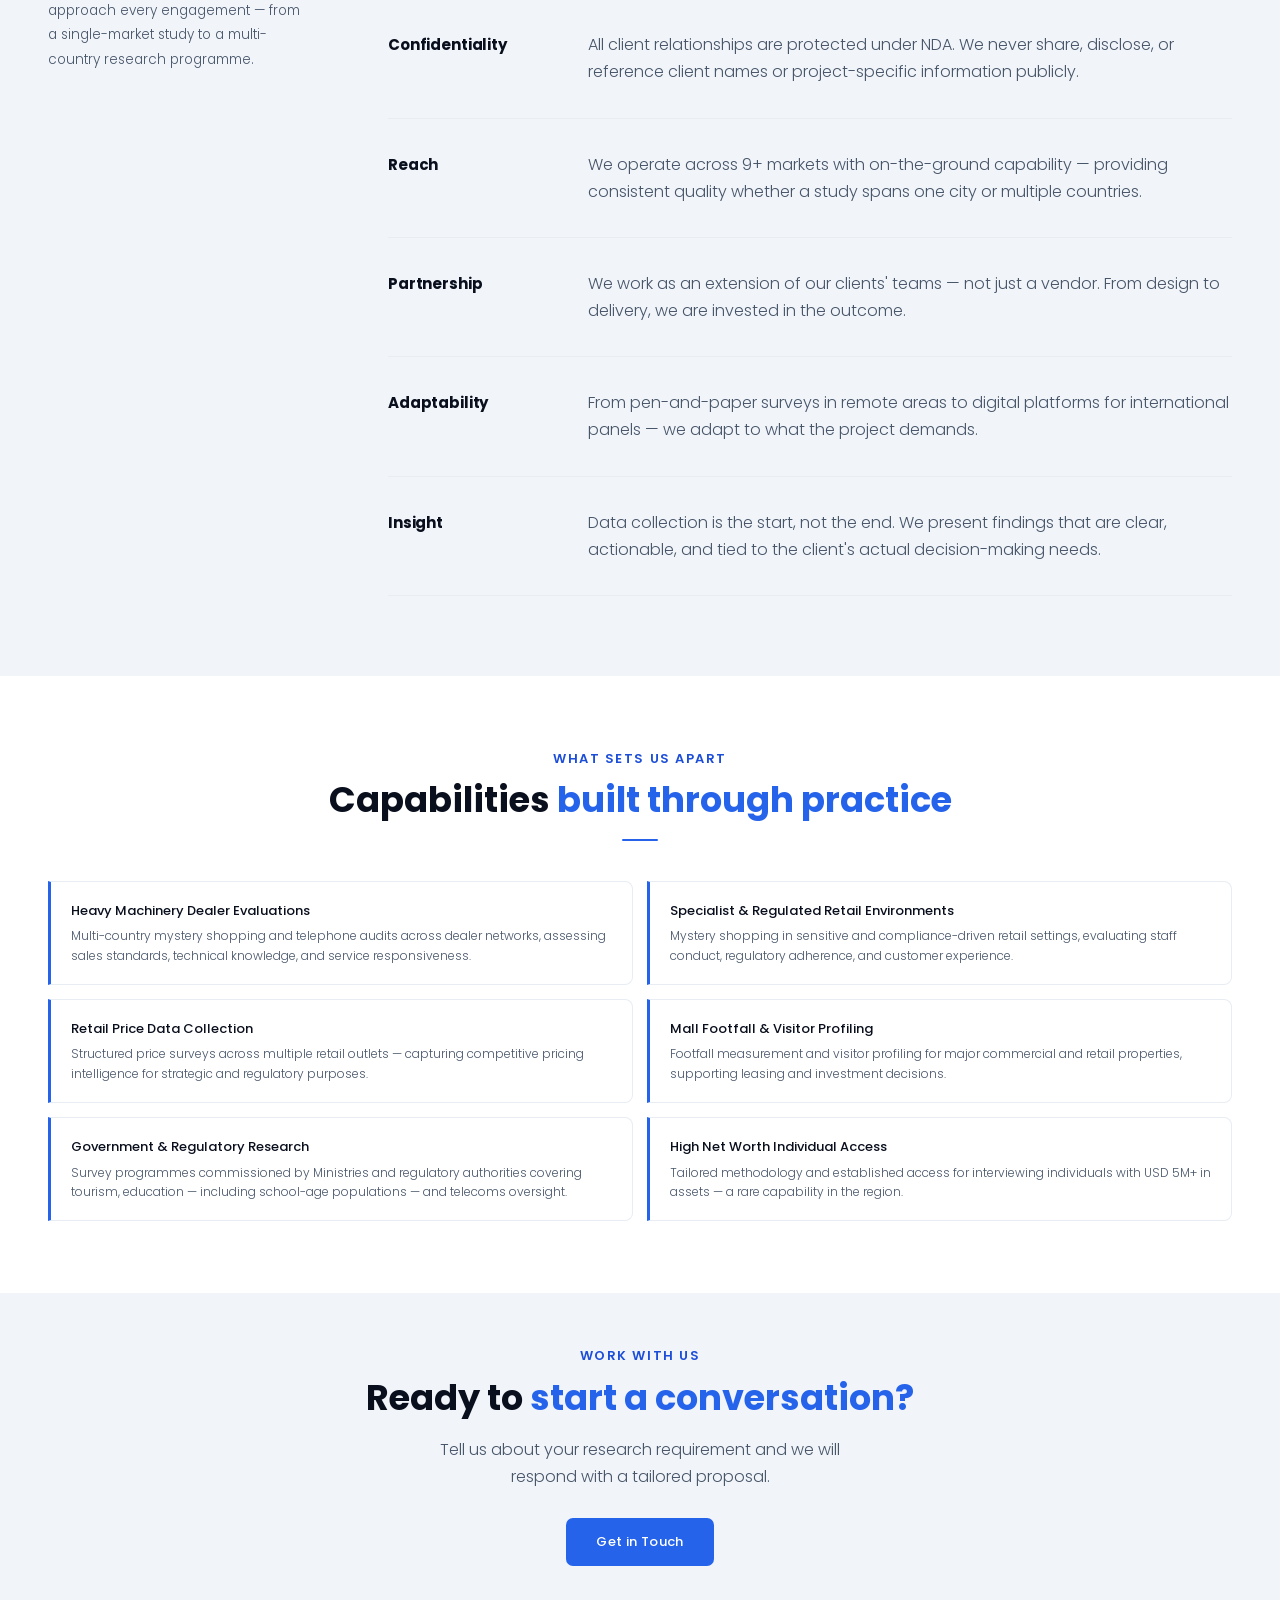
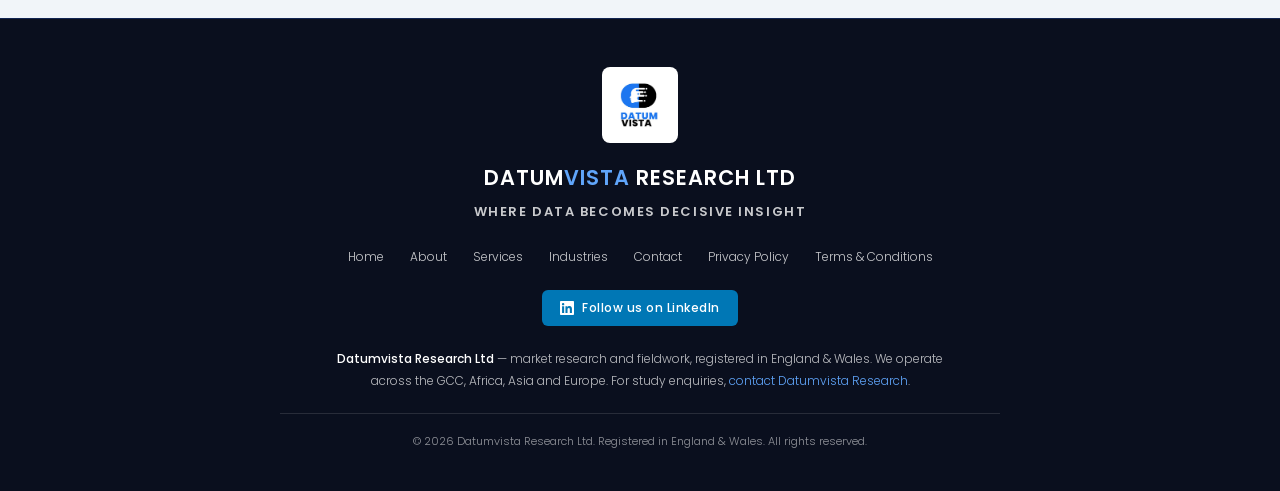
<file: about.html>
<!DOCTYPE html>
<html lang="en">
<head>
  <meta charset="UTF-8">
  <meta name="viewport" content="width=device-width, initial-scale=1.0">
  <meta name="description" content="UK research firm incorporated in 2024 with a team bringing 12+ years of practitioner fieldwork across the GCC, Africa, Asia and Europe.">
  <title>About Datumvista Research Ltd | Our Fieldwork Story</title>
  <link rel="canonical" href="https://datumvista.com/about.html">
  <link rel="icon" href="/favicon.svg" type="image/svg+xml">
  <link rel="apple-touch-icon" href="/css/Images/Dvlogo.png">
  <meta property="og:type" content="website">
  <meta property="og:site_name" content="Datumvista Research Ltd">
  <meta property="og:locale" content="en_GB">
  <meta property="og:title" content="About Datumvista Research Ltd | Our Fieldwork Story">
  <meta property="og:description" content="UK research firm incorporated in 2024 with a team bringing 12+ years of practitioner fieldwork across the GCC, Africa, Asia and Europe.">
  <meta property="og:url" content="https://datumvista.com/about.html">
  <meta property="og:image" content="https://datumvista.com/css/Images/dv-social-card.png">
  <meta property="og:image:alt" content="Datumvista Research Ltd logo">
  <meta name="twitter:card" content="summary_large_image">
  <meta name="twitter:title" content="About Datumvista Research Ltd | Our Fieldwork Story">
  <meta name="twitter:description" content="UK research firm incorporated in 2024 with a team bringing 12+ years of practitioner fieldwork across the GCC, Africa, Asia and Europe.">
  <meta name="twitter:image" content="https://datumvista.com/css/Images/dv-social-card.png">
  <link rel="stylesheet" href="css/style.css?v=20261101-7">
  <script type="application/ld+json">
  {
    "@context": "https://schema.org",
    "@graph": [
      {
        "@type": "Organization",
        "@id": "https://datumvista.com/#organization",
        "name": "Datumvista Research Ltd",
        "url": "https://datumvista.com/",
        "logo": {
          "@type": "ImageObject",
          "url": "https://datumvista.com/css/Images/Dvlogo.png",
          "width": 160,
          "height": 161
        },
        "description": "Specialist market research firm incorporated in 2024, with a team bringing 12+ years of fieldwork experience.",
        "foundingDate": "2024",
        "areaServed": [
          { "@type": "Place", "name": "Gulf Cooperation Council (GCC)" },
          { "@type": "Place", "name": "Africa" },
          { "@type": "Place", "name": "Asia" },
          { "@type": "Place", "name": "Europe" }
        ],
        "address": { "@type": "PostalAddress", "addressRegion": "England", "addressCountry": "GB" },
        "sameAs": ["https://www.linkedin.com/company/datumvista/"]
      },
      {
        "@type": "BreadcrumbList",
        "@id": "https://datumvista.com/about.html#breadcrumb",
        "itemListElement": [
          { "@type": "ListItem", "position": 1, "name": "Home", "item": "https://datumvista.com/" },
          { "@type": "ListItem", "position": 2, "name": "About", "item": "https://datumvista.com/about.html" }
        ]
      }
    ]
  }
  </script>
  <!-- TODO(SEO): the founder is referred to only as "our founder" on this page.
       Add a Person entry with name and jobTitle once the founder's name is confirmed. -->
</head>
<body>
  <a class="skip-link" href="#main">Skip to main content</a>

    <header class="nav-bar" id="mainNav">
    <a href="/" class="nav-logo">
      <img src="/css/Images/Dvlogo.png" alt="Datumvista logo" class="logo-img" width="160" height="161" decoding="async">
    </a>
    <button class="nav-toggle" id="navToggle" aria-label="Toggle menu" aria-expanded="false" aria-controls="navLinks">
      <span></span><span></span><span></span>
    </button>
    <nav class="nav-links-bar" id="navLinks" aria-label="Main">
      <a href="/">Home</a>
      <a href="/about.html" aria-current="page">About</a>
      <a href="/services.html">Services</a>
      <a href="/industries.html">Industries</a>
      <!-- <a href="/research.html">Insights</a> -->
      <a href="/contact.html">Contact</a>
      <a href="/contact.html#contactForm" class="nav-cta">Start a Project</a>
    </nav>
  </header>

  <main id="main">

  <!-- ── HERO ── -->
  <div class="hero">
    <div class="hero-inner">
      <nav class="bc" aria-label="Breadcrumb"><a href="/">Home</a> &rsaquo; <span aria-current="page">About</span></nav>
      <div class="hero-overline">Our Story</div>
      <h1>Built from the<br><em>ground up</em></h1>
      <p class="hero-desc">12+ years of practitioner-level fieldwork behind the team. Hundreds of projects. One consistent standard of rigour.</p>
    </div>
  </div>

  <!-- ── FOUNDATION ── -->
  <section class="sec bg-white">
    <div class="inner">
      <div class="about-grid">
        <div>
          <p class="sec-eyebrow">Our Foundation</p>
          <h2 class="sec-h" style="text-align:left;">Who we <em>are</em></h2>
          <div class="sec-rule"></div>
          <p class="sec-p" style="text-align:left;max-width:100%;margin-bottom:14px;">Datumvista Research Ltd is a specialist market research firm incorporated in 2024, with a team bringing 12+ years of fieldwork experience.</p>
          <p class="sec-p" style="text-align:left;max-width:100%;margin-bottom:14px;">Our founder built this business from the ground up — beginning with customer experience evaluations for major retail brands, progressing through partnerships with internationally recognised research firms, and later leading large-scale survey operations across the GCC and beyond using face-to-face, telephone, and digital methodologies.</p>
          <p class="sec-p" style="text-align:left;max-width:100%;">From mapping every cold store and mini-market across an entire country, to interviewing individuals with USD 5M+ in assets, to running footfall studies in major commercial properties and government-commissioned ministerial programmes — we bring practitioner-level expertise, not just process.</p>
        </div>

        <!-- Timeline -->
        <div class="tl">
          <div class="tl-row">
            <div class="tl-yr">2010</div>
            <div class="tl-body"><b>Customer Experience Evaluation — QSR</b>Branch-level mystery shopping for a major fast food chain across all national locations, conducted over nearly two years.</div>
          </div>
          <div class="tl-row">
            <div class="tl-yr">2011</div>
            <div class="tl-body"><b>Consumer Electronics Retail Audit</b>Full mystery shopping coverage of a consumer electronics retailer across all branches.</div>
          </div>
          <div class="tl-row">
            <div class="tl-yr">2012</div>
            <div class="tl-body"><b>International Research Firm Partnership</b>Fieldwork for prepaid SIM user surveys; high-income respondent interviews; large-scale telemetric calling campaigns.</div>
          </div>
          <div class="tl-row">
            <div class="tl-yr">2013+</div>
            <div class="tl-body"><b>Full Research Operations</b>IDIs, Focus Groups, Brand Tracking, Online Surveys, HNI studies, retail mapping, and government &amp; regulatory programmes across the GCC.</div>
          </div>
          <div class="tl-row">
            <div class="tl-yr">2015+</div>
            <div class="tl-body"><b>Multi-Market Expansion</b>Fieldwork for clients based in Saudi Arabia, UAE, Kuwait, Oman, and international markets — hundreds of projects annually.</div>
          </div>
          <div class="tl-row">
            <div class="tl-yr">2024</div>
            <div class="tl-body"><b>Datumvista Research Ltd — Established</b>Formally registered in England &amp; Wales, expanding institutional reach and international capability.</div>
          </div>
        </div>
      </div>
    </div>
  </section>

  <!-- ── MISSION VALUES ── -->
  <section class="sec bg-slate" style="padding-top:80px;padding-bottom:80px;">
    <div class="inner">
      <style>
        .principles-wrap {
          display: grid;
          grid-template-columns: 260px 1fr;
          gap: 80px;
          align-items: start;
        }
        .principles-header-col {
          position: sticky;
          top: 100px;
        }
        .principles-header-col .sec-eyebrow {
          text-align: left;
        }
        .principles-header-col .sec-h {
          text-align: left;
          margin-bottom: 20px;
        }
        .principles-header-col p {
          font-size: 13.5px;
          color: var(--text-muted);
          line-height: 1.8;
          font-weight: 300;
        }
        .principles-list {
          display: flex;
          flex-direction: column;
        }
        .principle-row {
          display: grid;
          grid-template-columns: 160px 1fr;
          gap: 40px;
          padding: 32px 0;
          border-top: 1px solid var(--border);
          align-items: baseline;
          transition: background 0.15s;
        }
        .principle-row:last-child {
          border-bottom: 1px solid var(--border);
        }
        .principle-name {
          font-family: 'Poppins', sans-serif;
          font-size: 15px;
          font-weight: 700;
          font-style: normal;
          color: #0a0f1e;
          letter-spacing: -0.01em;
          line-height: 1.3;
        }
        .principle-desc {
          font-size: 13.5px;
          color: var(--text-muted);
          line-height: 1.8;
          font-weight: 300;
        }
        @media (max-width: 860px) {
          .principles-wrap { grid-template-columns: 1fr; gap: 36px; }
          .principles-header-col { position: static; }
          .principle-row { grid-template-columns: 1fr; gap: 8px; }
        }
      </style>

      <div class="principles-wrap">
        <div class="principles-header-col">
          <p class="sec-eyebrow">Our Principles</p>
          <h2 class="sec-h">How we <em>work</em></h2>
          <p>Six principles that govern how we approach every engagement — from a single-market study to a multi-country research programme.</p>
        </div>
        <div class="principles-list">
          <div class="principle-row">
            <div class="principle-name">Rigour</div>
            <div class="principle-desc">Every study is designed with methodological precision. We select the right approach for the research question — not the easiest one.</div>
          </div>
          <div class="principle-row">
            <div class="principle-name">Confidentiality</div>
            <div class="principle-desc">All client relationships are protected under NDA. We never share, disclose, or reference client names or project-specific information publicly.</div>
          </div>
          <div class="principle-row">
            <div class="principle-name">Reach</div>
            <div class="principle-desc">We operate across 9+ markets with on-the-ground capability — providing consistent quality whether a study spans one city or multiple countries.</div>
          </div>
          <div class="principle-row">
            <div class="principle-name">Partnership</div>
            <div class="principle-desc">We work as an extension of our clients' teams — not just a vendor. From design to delivery, we are invested in the outcome.</div>
          </div>
          <div class="principle-row">
            <div class="principle-name">Adaptability</div>
            <div class="principle-desc">From pen-and-paper surveys in remote areas to digital platforms for international panels — we adapt to what the project demands.</div>
          </div>
          <div class="principle-row">
            <div class="principle-name">Insight</div>
            <div class="principle-desc">Data collection is the start, not the end. We present findings that are clear, actionable, and tied to the client's actual decision-making needs.</div>
          </div>
        </div>
      </div>
    </div>
  </section>

  <!-- ── NOTABLE CAPABILITIES ── -->
  <section class="sec bg-white">
    <div class="inner">
      <div class="sec-header-center">
        <p class="sec-eyebrow">What Sets Us Apart</p>
        <h2 class="sec-h">Capabilities <em>built through practice</em></h2>
        <div class="sec-rule" style="margin:0 auto 0;"></div>
      </div>
      <div class="spec-grid" style="margin-top:8px;">
        <div class="spec">
          <h3>Heavy Machinery Dealer Evaluations</h3>
          <p>Multi-country mystery shopping and telephone audits across dealer networks, assessing sales standards, technical knowledge, and service responsiveness.</p>
        </div>
        <div class="spec">
          <h3>Specialist & Regulated Retail Environments</h3>
          <p>Mystery shopping in sensitive and compliance-driven retail settings, evaluating staff conduct, regulatory adherence, and customer experience.</p>
        </div>
        <div class="spec">
          <h3>Retail Price Data Collection</h3>
          <p>Structured price surveys across multiple retail outlets — capturing competitive pricing intelligence for strategic and regulatory purposes.</p>
        </div>
        <div class="spec">
          <h3>Mall Footfall & Visitor Profiling</h3>
          <p>Footfall measurement and visitor profiling for major commercial and retail properties, supporting leasing and investment decisions.</p>
        </div>
        <div class="spec">
          <h3>Government & Regulatory Research</h3>
          <p>Survey programmes commissioned by Ministries and regulatory authorities covering tourism, education — including school-age populations — and telecoms oversight.</p>
        </div>
        <div class="spec">
          <h3>High Net Worth Individual Access</h3>
          <p>Tailored methodology and established access for interviewing individuals with USD 5M+ in assets — a rare capability in the region.</p>
        </div>
      </div>
    </div>
  </section>

  <!-- ── CTA ── -->
  <section class="sec bg-slate" style="padding-top:52px;padding-bottom:52px;">
    <div class="inner" style="text-align:center;">
      <p class="sec-eyebrow">Work With Us</p>
      <h2 class="sec-h">Ready to <em>start a conversation?</em></h2>
      <p class="sec-p" style="max-width:460px;margin:0 auto 28px;">Tell us about your research requirement and we will respond with a tailored proposal.</p>
      <a href="contact.html" class="btn-primary">Get in Touch</a>
    </div>
  </section>

  <!-- ── FOOTER ── -->
    <!-- SITE FOOTER - identical on every page -->
  </main>

  <footer class="footer">
    <div class="footer-inner">
      <a href="/" class="footer-logo">
        <img src="/css/Images/Dvlogo.png" alt="Datumvista logo" width="160" height="161" loading="lazy" decoding="async">
      </a>
      <div class="footer-name">DATUM<span>VISTA</span> RESEARCH LTD</div>
      <div class="footer-tag">Where Data Becomes Decisive Insight</div>
      <nav class="footer-nav" aria-label="Footer">
        <a href="/">Home</a>
        <a href="/about.html">About</a>
        <a href="/services.html">Services</a>
        <a href="/industries.html">Industries</a>
        <!-- <a href="/research.html">Insights</a> -->
        <a href="/contact.html">Contact</a>
        <a href="/privacy.html">Privacy Policy</a>
        <a href="/terms.html">Terms &amp; Conditions</a>
      </nav>
      <a class="footer-linkedin" href="https://www.linkedin.com/company/datumvista/" target="_blank" rel="noopener">
        <svg width="14" height="14" viewBox="0 0 24 24" fill="#fff" aria-hidden="true"><path d="M20.447 20.452h-3.554v-5.569c0-1.328-.027-3.037-1.852-3.037-1.853 0-2.136 1.445-2.136 2.939v5.667H9.351V9h3.414v1.561h.046c.477-.9 1.637-1.85 3.37-1.85 3.601 0 4.267 2.37 4.267 5.455v6.286zM5.337 7.433a2.062 2.062 0 01-2.063-2.065 2.064 2.064 0 112.063 2.065zm1.782 13.019H3.555V9h3.564v11.452zM22.225 0H1.771C.792 0 0 .774 0 1.729v20.542C0 23.227.792 24 1.771 24h20.451C23.2 24 24 23.227 24 22.271V1.729C24 .774 23.2 0 22.222 0h.003z"/></svg>
        Follow us on LinkedIn
      </a>
      <!-- TODO(SEO/content): company number, registered office address, domain email and phone still to be added to this block. -->
      <div class="footer-about"><strong>Datumvista Research Ltd</strong> — market research and fieldwork, registered in England &amp; Wales. We operate across the GCC, Africa, Asia and Europe. For study enquiries, <a href="/contact.html">contact Datumvista Research</a>.</div>
      <div class="footer-rule"></div>
      <div class="footer-copy">© 2026 Datumvista Research Ltd. Registered in England &amp; Wales. All rights reserved.</div>
    </div>
  </footer>

  <script>
    // HEADER MENU TOGGLE
    (function () {
      const toggle = document.getElementById('navToggle');
      const links  = document.getElementById('navLinks');
      if (!toggle || !links) return;
      const setOpen = (open) => {
        links.classList.toggle('open', open);
        toggle.setAttribute('aria-expanded', open ? 'true' : 'false');
      };
      toggle.addEventListener('click', () => setOpen(!links.classList.contains('open')));
      links.querySelectorAll('a').forEach(a => a.addEventListener('click', () => setOpen(false)));
    })();
  </script>

</body>
</html>
</file>
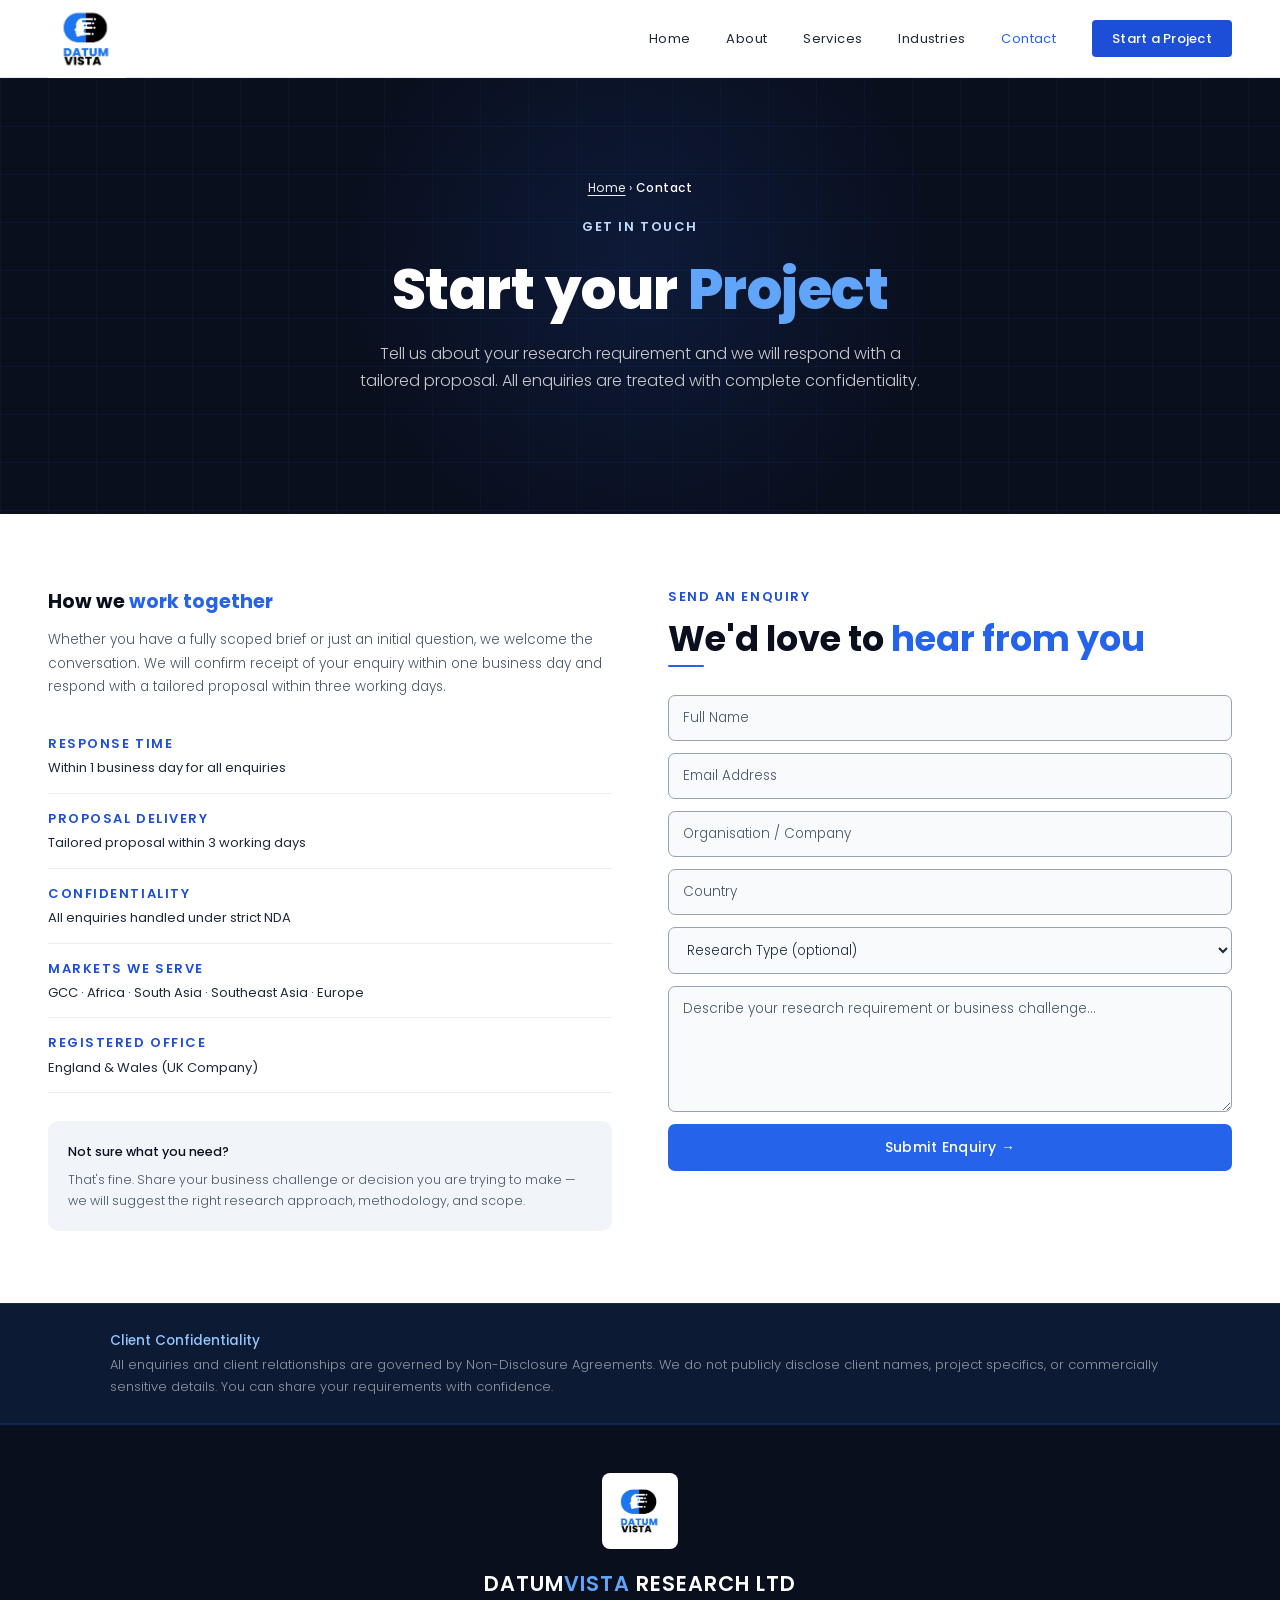
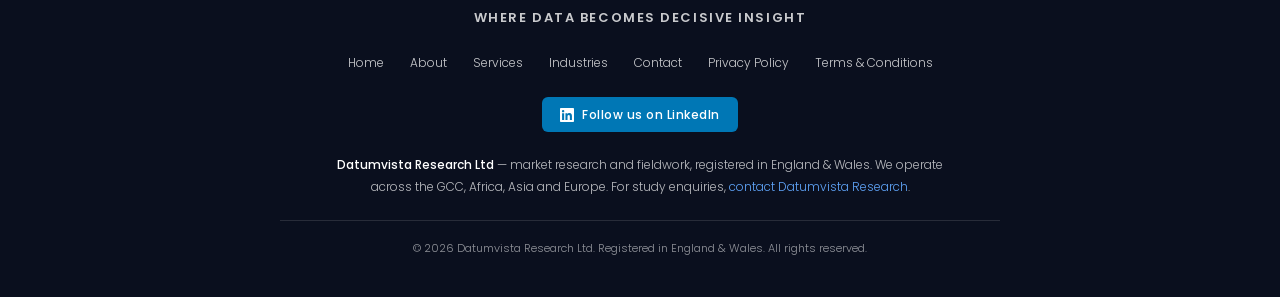
<file: contact.html>
<!DOCTYPE html>
<html lang="en">
<head>
  <meta charset="UTF-8">
  <meta name="viewport" content="width=device-width, initial-scale=1.0">
  <meta name="description" content="Tell us your research requirement. We confirm receipt within one business day and send a tailored proposal within three working days, under NDA.">
  <title>Contact Datumvista Research | Start a Project</title>
  <link rel="canonical" href="https://datumvista.com/contact.html">
  <link rel="icon" href="/favicon.svg" type="image/svg+xml">
  <link rel="apple-touch-icon" href="/css/Images/Dvlogo.png">
  <meta property="og:type" content="website">
  <meta property="og:site_name" content="Datumvista Research Ltd">
  <meta property="og:locale" content="en_GB">
  <meta property="og:title" content="Contact Datumvista Research | Start a Project">
  <meta property="og:description" content="Tell us your research requirement. We confirm receipt within one business day and send a tailored proposal within three working days, under NDA.">
  <meta property="og:url" content="https://datumvista.com/contact.html">
  <meta property="og:image" content="https://datumvista.com/css/Images/dv-social-card.png">
  <meta property="og:image:alt" content="Datumvista Research Ltd logo">
  <meta name="twitter:card" content="summary_large_image">
  <meta name="twitter:title" content="Contact Datumvista Research | Start a Project">
  <meta name="twitter:description" content="Tell us your research requirement. We confirm receipt within one business day and send a tailored proposal within three working days, under NDA.">
  <meta name="twitter:image" content="https://datumvista.com/css/Images/dv-social-card.png">
  <link rel="stylesheet" href="css/style.css?v=20261101-7">
  <style>
    .contact-layout {
      display: grid;
      grid-template-columns: 1fr 1fr;
      gap: 56px;
      align-items: start;
    }
    .contact-info h3 {
      font-family: 'Poppins', sans-serif;
      font-size: 1.2rem;
      font-weight: 700;
      color: var(--dark);
      margin-bottom: 10px;
    }
    .contact-info p {
      font-size: 13.5px;
      color: var(--text-muted);
      line-height: 1.75;
      font-weight: 300;
      margin-bottom: 20px;
    }
    .info-row {
      display: flex;
      align-items: flex-start;
      gap: 12px;
      padding: 14px 0;
      border-bottom: 1px solid var(--border);
    }
    .info-row:last-child { border-bottom: none; }
    .info-label {
      font-size: 10px;
      letter-spacing: 0.1em;
      color: var(--blue);
      text-transform: uppercase;
      font-weight: 600;
      margin-bottom: 3px;
    }
    .info-value {
      font-size: 13px;
      color: var(--text);
      font-weight: 400;
    }
    @media (max-width: 768px) {
      .contact-layout { grid-template-columns: 1fr; gap: 36px; }
    }
  </style>
  <script type="application/ld+json">
  {
    "@context": "https://schema.org",
    "@graph": [
      {
        "@type": "ContactPage",
        "@id": "https://datumvista.com/contact.html#page",
        "url": "https://datumvista.com/contact.html",
        "name": "Contact Datumvista Research",
        "inLanguage": "en",
        "about": { "@id": "https://datumvista.com/#organization" }
      },
      {
        "@type": "BreadcrumbList",
        "@id": "https://datumvista.com/contact.html#breadcrumb",
        "itemListElement": [
          { "@type": "ListItem", "position": 1, "name": "Home", "item": "https://datumvista.com/" },
          { "@type": "ListItem", "position": 2, "name": "Contact", "item": "https://datumvista.com/contact.html" }
        ]
      }
    ]
  }
  </script>
  <!-- TODO(SEO): add a contactPoint/email and telephone to the Organization once the
       domain email address and phone number are confirmed. Form submissions currently
       go to a Gmail address held in the JS on this page. -->
</head>
<body>
  <a class="skip-link" href="#main">Skip to main content</a>

    <header class="nav-bar" id="mainNav">
    <a href="/" class="nav-logo">
      <img src="/css/Images/Dvlogo.png" alt="Datumvista logo" class="logo-img" width="160" height="161" decoding="async">
    </a>
    <button class="nav-toggle" id="navToggle" aria-label="Toggle menu" aria-expanded="false" aria-controls="navLinks">
      <span></span><span></span><span></span>
    </button>
    <nav class="nav-links-bar" id="navLinks" aria-label="Main">
      <a href="/">Home</a>
      <a href="/about.html">About</a>
      <a href="/services.html">Services</a>
      <a href="/industries.html">Industries</a>
      <!-- <a href="/research.html">Insights</a> -->
      <a href="/contact.html" aria-current="page">Contact</a>
      <a href="/contact.html#contactForm" class="nav-cta">Start a Project</a>
    </nav>
  </header>

  <main id="main">

  <!-- ── HERO ── -->
  <div class="hero">
    <div class="hero-inner">
      <nav class="bc" aria-label="Breadcrumb"><a href="/">Home</a> &rsaquo; <span aria-current="page">Contact</span></nav>
      <div class="hero-overline">Get In Touch</div>
      <h1>Start your <em>Project</em></h1>
      <p class="hero-desc">Tell us about your research requirement and we will respond with a tailored proposal. All enquiries are treated with complete confidentiality.</p>
    </div>
  </div>

  <!-- ── CONTACT SECTION ── -->
  <section class="sec bg-white">
    <div class="inner">
      <div class="contact-layout">

        <!-- Left: Info -->
        <div class="contact-info">
          <h3>How we <em style="font-style:normal;color:var(--blue);">work together</em></h3>
          <p>Whether you have a fully scoped brief or just an initial question, we welcome the conversation. We will confirm receipt of your enquiry within one business day and respond with a tailored proposal within three working days.</p>

          <div class="info-row">
            <div>
              <div class="info-label">Response Time</div>
              <div class="info-value">Within 1 business day for all enquiries</div>
            </div>
          </div>
          <div class="info-row">
            <div>
              <div class="info-label">Proposal Delivery</div>
              <div class="info-value">Tailored proposal within 3 working days</div>
            </div>
          </div>
          <div class="info-row">
            <div>
              <div class="info-label">Confidentiality</div>
              <div class="info-value">All enquiries handled under strict NDA</div>
            </div>
          </div>
          <div class="info-row">
            <div>
              <div class="info-label">Markets We Serve</div>
              <div class="info-value">GCC · Africa · South Asia · Southeast Asia · Europe</div>
            </div>
          </div>
          <div class="info-row">
            <div>
              <div class="info-label">Registered Office</div>
              <div class="info-value">England &amp; Wales (UK Company)</div>
            </div>
          </div>

          <div style="margin-top:28px;background:var(--slate);border-radius:10px;padding:20px;">
            <p style="font-size:12.5px;color:var(--text-mid);margin-bottom:0;line-height:1.7;font-weight:300;">
              <strong style="font-weight:500;color:var(--dark);display:block;margin-bottom:6px;">Not sure what you need?</strong>
              That's fine. Share your business challenge or decision you are trying to make — we will suggest the right research approach, methodology, and scope.
            </p>
          </div>
        </div>

        <!-- Right: Form -->
        <div>
          <p class="sec-eyebrow">Send an Enquiry</p>
          <h2 class="sec-h" style="text-align:left;margin-bottom:6px;">We'd love to <em>hear from you</em></h2>
          <div class="sec-rule"></div>

          <form class="cform" id="contactForm">
            <label class="sr-only" for="cf-name">Full name (required)</label>
            <input type="text" id="cf-name" name="name" placeholder="Full Name" autocomplete="name" required>
            <label class="sr-only" for="cf-email">Email address (required)</label>
            <input type="email" id="cf-email" name="email" placeholder="Email Address" autocomplete="email" required>
            <label class="sr-only" for="cf-organisation">Organisation or company</label>
            <input type="text" id="cf-organisation" name="organisation" placeholder="Organisation / Company" autocomplete="organization">
            <label class="sr-only" for="cf-country">Country</label>
            <input type="text" id="cf-country" name="country" placeholder="Country" autocomplete="country-name">
            <label class="sr-only" for="cf-service">Research type (optional)</label>
            <select id="cf-service" name="service">
              <option value="" disabled selected>Research Type (optional)</option>
              <option>Qualitative Research (IDIs / Focus Groups)</option>
              <option>Quantitative Survey</option>
              <option>Mystery Shopping</option>
              <option>Brand Tracking</option>
              <option>Retail Distribution Mapping</option>
              <option>HNI Research</option>
              <option>Price Survey / Footfall Study</option>
              <option>Online Survey / Digital Research</option>
              <option>Multi-Market Research</option>
              <option>Other / Not Sure</option>
            </select>
            <label class="sr-only" for="cf-message">Research requirement or business challenge</label>
            <textarea id="cf-message" name="message" rows="5" placeholder="Describe your research requirement or business challenge..."></textarea>
            <button type="submit" id="submitBtn">Submit Enquiry →</button>
          </form>
        </div>

      </div>
    </div>
  </section>

  <!-- ── CONF BAR ── -->
  <div class="conf-bar">
    <div class="conf-inner">
      <div class="conf-copy">
        <b>Client Confidentiality</b>
        All enquiries and client relationships are governed by Non-Disclosure Agreements. We do not publicly disclose client names, project specifics, or commercially sensitive details. You can share your requirements with confidence.
      </div>
    </div>
  </div>

  <!-- ── FOOTER ── -->
    <!-- SITE FOOTER - identical on every page -->
  </main>

  <footer class="footer">
    <div class="footer-inner">
      <a href="/" class="footer-logo">
        <img src="/css/Images/Dvlogo.png" alt="Datumvista logo" width="160" height="161" loading="lazy" decoding="async">
      </a>
      <div class="footer-name">DATUM<span>VISTA</span> RESEARCH LTD</div>
      <div class="footer-tag">Where Data Becomes Decisive Insight</div>
      <nav class="footer-nav" aria-label="Footer">
        <a href="/">Home</a>
        <a href="/about.html">About</a>
        <a href="/services.html">Services</a>
        <a href="/industries.html">Industries</a>
        <!-- <a href="/research.html">Insights</a> -->
        <a href="/contact.html">Contact</a>
        <a href="/privacy.html">Privacy Policy</a>
        <a href="/terms.html">Terms &amp; Conditions</a>
      </nav>
      <a class="footer-linkedin" href="https://www.linkedin.com/company/datumvista/" target="_blank" rel="noopener">
        <svg width="14" height="14" viewBox="0 0 24 24" fill="#fff" aria-hidden="true"><path d="M20.447 20.452h-3.554v-5.569c0-1.328-.027-3.037-1.852-3.037-1.853 0-2.136 1.445-2.136 2.939v5.667H9.351V9h3.414v1.561h.046c.477-.9 1.637-1.85 3.37-1.85 3.601 0 4.267 2.37 4.267 5.455v6.286zM5.337 7.433a2.062 2.062 0 01-2.063-2.065 2.064 2.064 0 112.063 2.065zm1.782 13.019H3.555V9h3.564v11.452zM22.225 0H1.771C.792 0 0 .774 0 1.729v20.542C0 23.227.792 24 1.771 24h20.451C23.2 24 24 23.227 24 22.271V1.729C24 .774 23.2 0 22.222 0h.003z"/></svg>
        Follow us on LinkedIn
      </a>
      <!-- TODO(SEO/content): company number, registered office address, domain email and phone still to be added to this block. -->
      <div class="footer-about"><strong>Datumvista Research Ltd</strong> — market research and fieldwork, registered in England &amp; Wales. We operate across the GCC, Africa, Asia and Europe. For study enquiries, <a href="/contact.html">contact Datumvista Research</a>.</div>
      <div class="footer-rule"></div>
      <div class="footer-copy">© 2026 Datumvista Research Ltd. Registered in England &amp; Wales. All rights reserved.</div>
    </div>
  </footer>

  <script>
    // ── FORM SUBMISSION ──
    document.getElementById('contactForm').addEventListener('submit', function(e) {
      e.preventDefault();

      const btn = document.getElementById('submitBtn');
      btn.textContent = 'Sending...';
      btn.disabled = true;

      const data = new FormData(e.target);

      fetch('https://formsubmit.co/ajax/jittovarg@gmail.com', {
        method: 'POST',
        headers: { 'Accept': 'application/json' },
        body: data
      })
      .then(function() {
        window.location.href = 'thankyou.html';
      })
      .catch(function() {
        window.location.href = 'thankyou.html';
      });
    });

    // ── NAV TOGGLE ──
    // HEADER MENU TOGGLE
    (function () {
      const toggle = document.getElementById('navToggle');
      const links  = document.getElementById('navLinks');
      if (!toggle || !links) return;
      const setOpen = (open) => {
        links.classList.toggle('open', open);
        toggle.setAttribute('aria-expanded', open ? 'true' : 'false');
      };
      toggle.addEventListener('click', () => setOpen(!links.classList.contains('open')));
      links.querySelectorAll('a').forEach(a => a.addEventListener('click', () => setOpen(false)));
    })();
  </script>

</body>
</html>
</file>
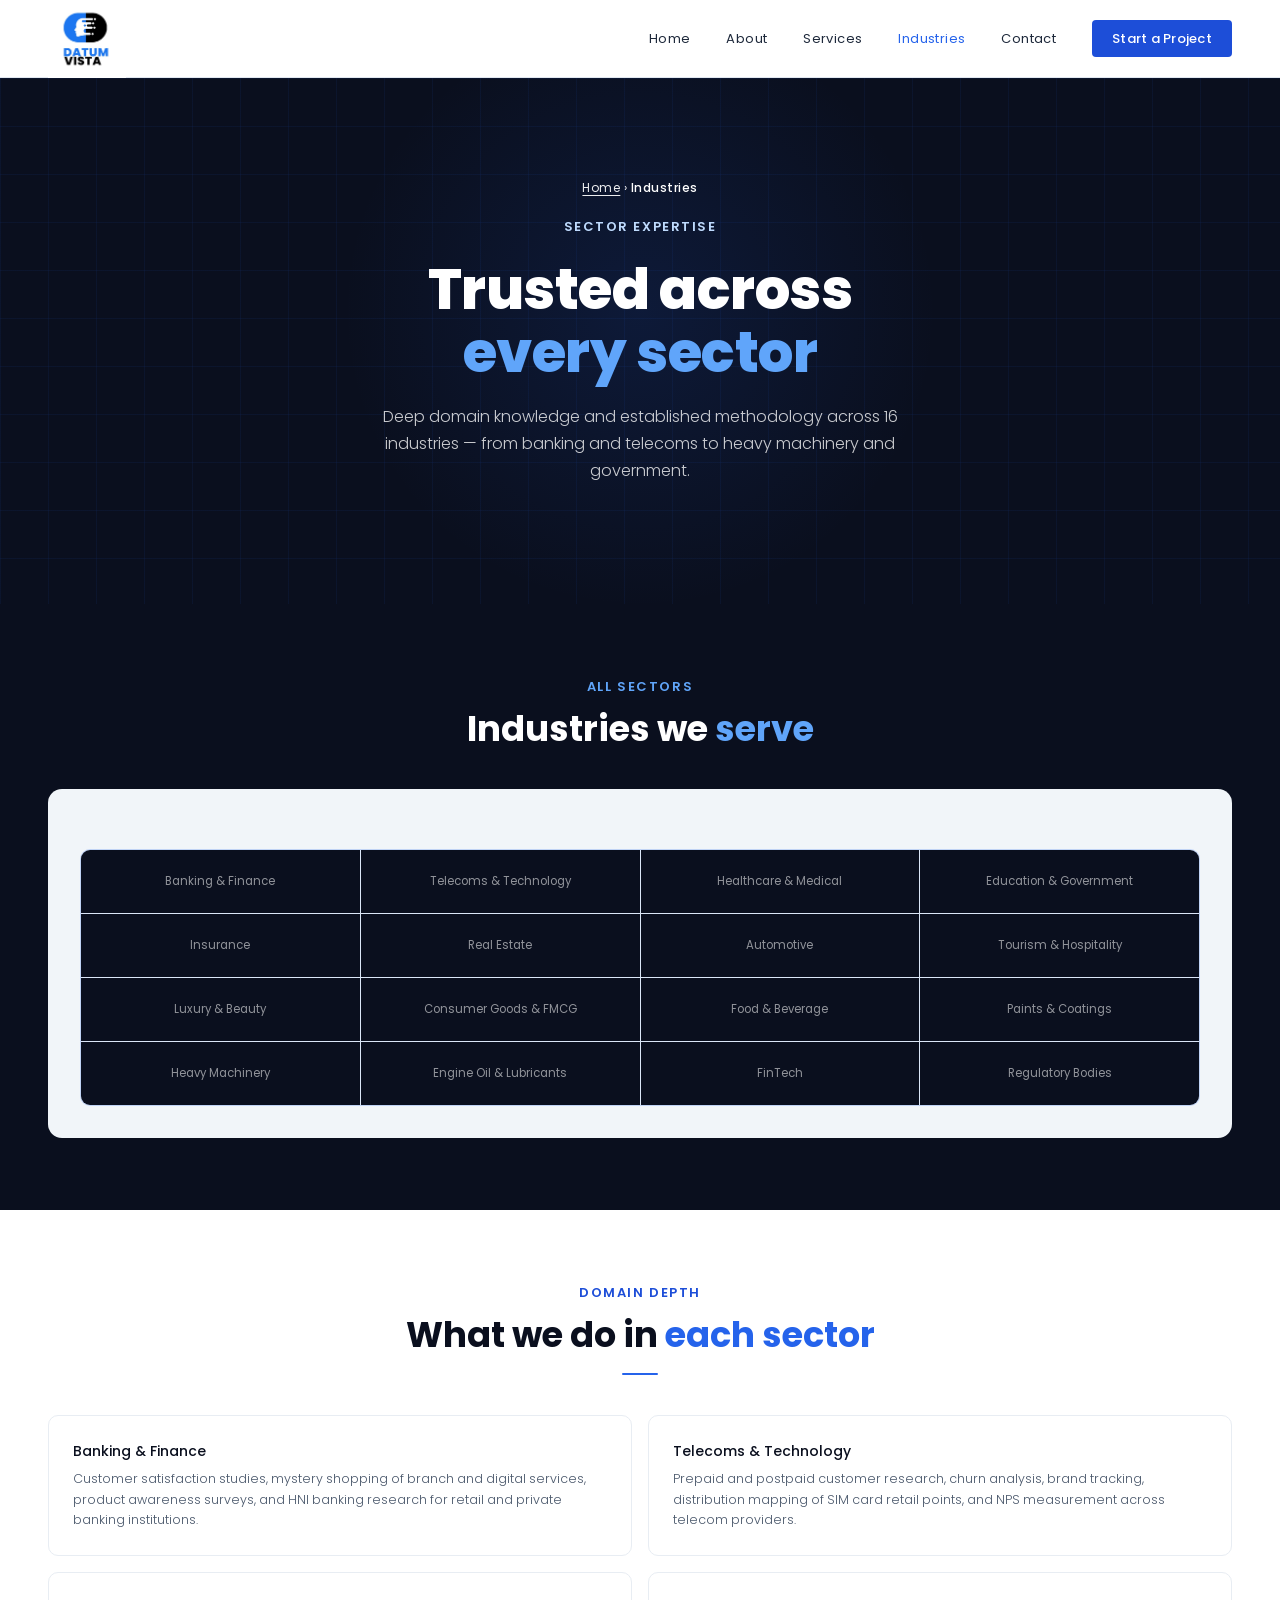
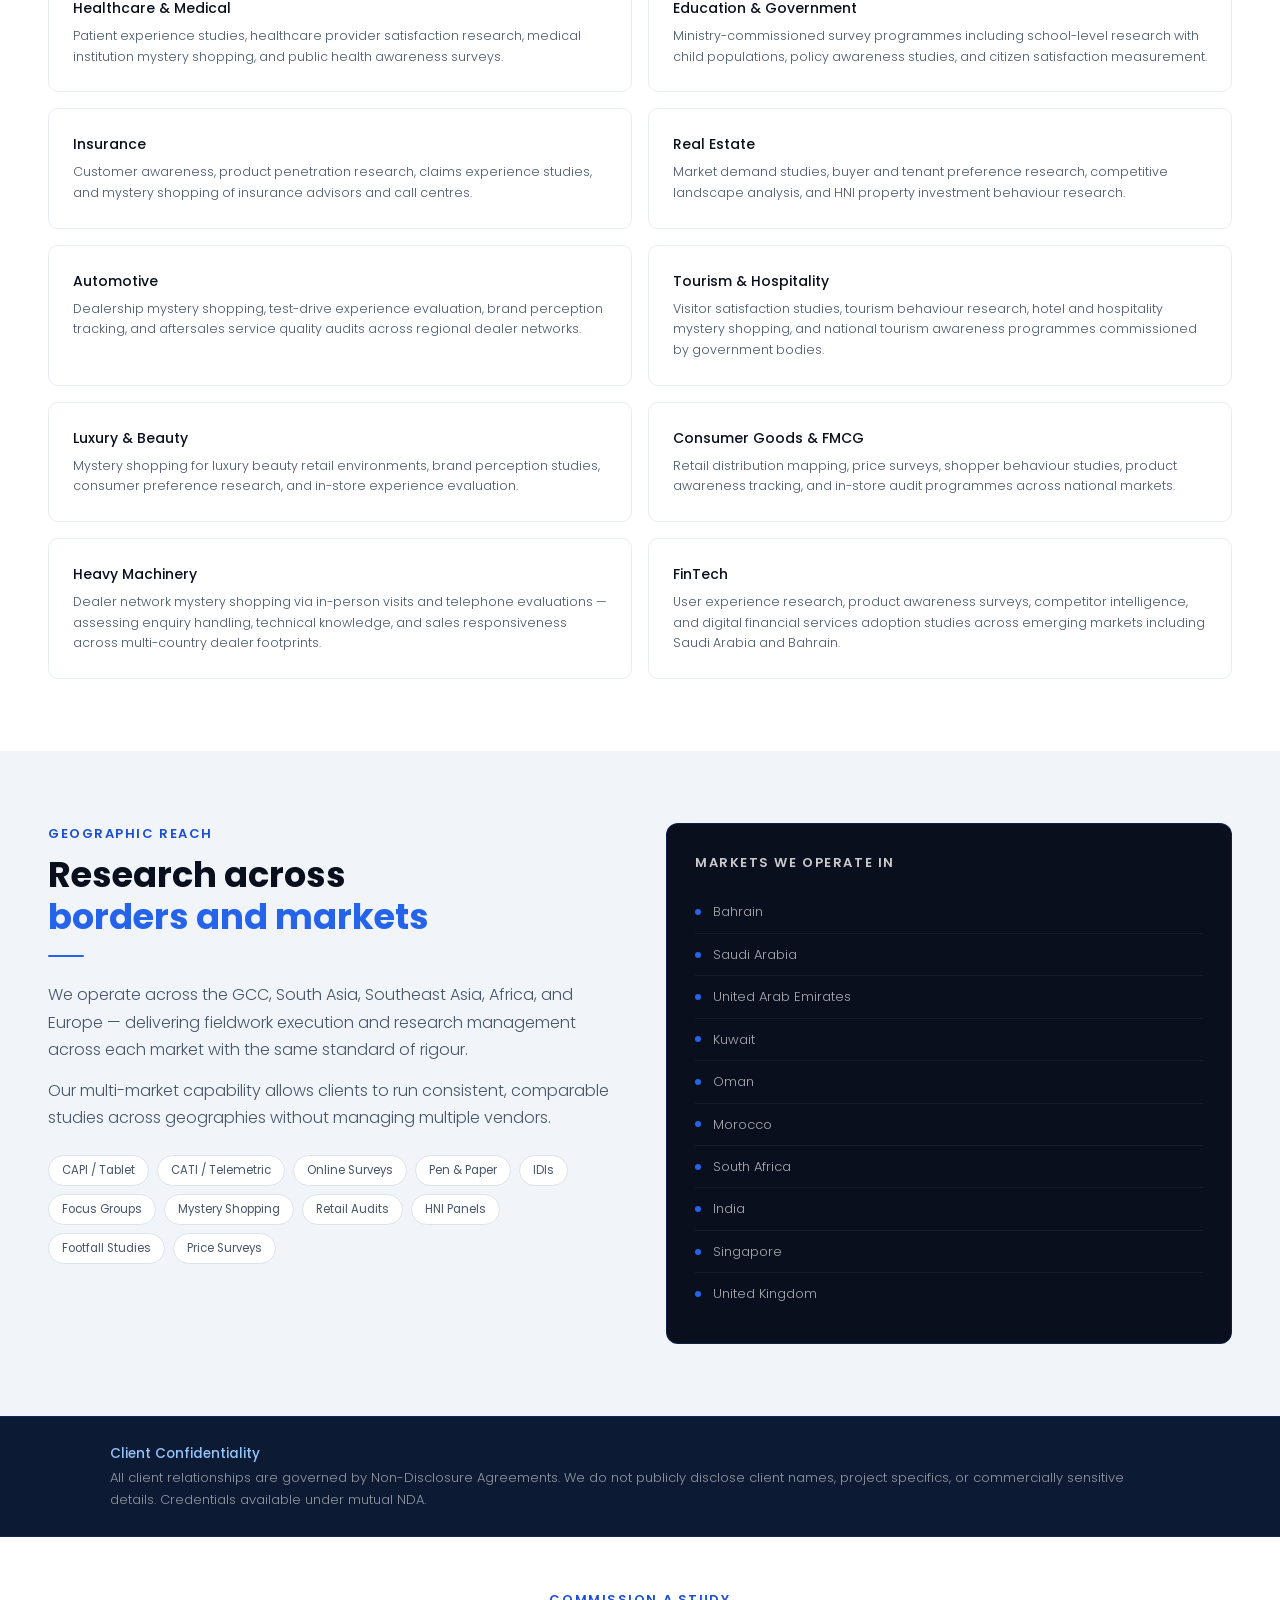
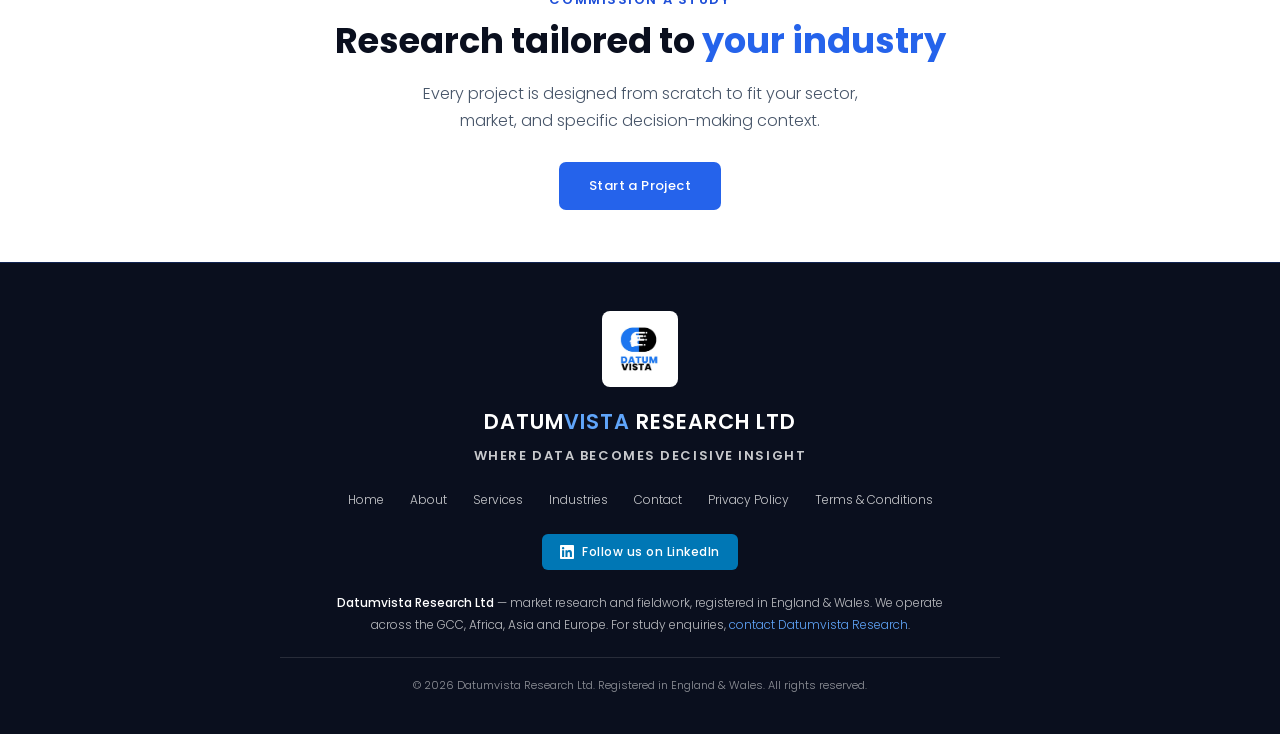
<file: industries.html>
<!DOCTYPE html>
<html lang="en">
<head>
  <meta charset="UTF-8">
  <meta name="viewport" content="width=device-width, initial-scale=1.0">
  <meta name="description" content="Sector research across 16 industries — banking, telecoms, healthcare, government, automotive and luxury — in the GCC, Africa and Asia.">
  <title>Industries We Serve | Datumvista Research Ltd</title>
  <link rel="canonical" href="https://datumvista.com/industries.html">
  <link rel="icon" href="/favicon.svg" type="image/svg+xml">
  <link rel="apple-touch-icon" href="/css/Images/Dvlogo.png">
  <meta property="og:type" content="website">
  <meta property="og:site_name" content="Datumvista Research Ltd">
  <meta property="og:locale" content="en_GB">
  <meta property="og:title" content="Industries We Serve | Datumvista Research Ltd">
  <meta property="og:description" content="Sector research across 16 industries — banking, telecoms, healthcare, government, automotive and luxury — in the GCC, Africa and Asia.">
  <meta property="og:url" content="https://datumvista.com/industries.html">
  <meta property="og:image" content="https://datumvista.com/css/Images/dv-social-card.png">
  <meta property="og:image:alt" content="Datumvista Research Ltd logo">
  <meta name="twitter:card" content="summary_large_image">
  <meta name="twitter:title" content="Industries We Serve | Datumvista Research Ltd">
  <meta name="twitter:description" content="Sector research across 16 industries — banking, telecoms, healthcare, government, automotive and luxury — in the GCC, Africa and Asia.">
  <meta name="twitter:image" content="https://datumvista.com/css/Images/dv-social-card.png">
  <link rel="stylesheet" href="css/style.css?v=20261101-7">
  <style>
    /* Industry detail cards */
    .ind-grid {
      display: grid;
      grid-template-columns: repeat(2, 1fr);
      gap: 16px;
    }
    .ind-card {
      background: #fff;
      border: 1px solid var(--border);
      border-radius: 10px;
      padding: 24px;
      display: flex;
      gap: 16px;
      align-items: flex-start;
      transition: border-color 0.2s, box-shadow 0.2s;
    }
    .ind-card:hover {
      border-color: var(--blue);
      box-shadow: 0 6px 20px rgba(37,99,235,0.07);
    }
    .ind-card-icon {
      font-size: 26px;
      flex-shrink: 0;
      margin-top: 2px;
    }
    .ind-card h3 {
      font-size: 14px;
      font-weight: 500;
      color: var(--dark);
      margin-bottom: 6px;
    }
    .ind-card p {
      font-size: 12.5px;
      color: var(--text-muted);
      line-height: 1.65;
      font-weight: 300;
    }
    @media (max-width: 768px) {
      .ind-grid { grid-template-columns: 1fr; }
    }
  </style>
  <script type="application/ld+json">
  {
    "@context": "https://schema.org",
    "@type": "BreadcrumbList",
    "@id": "https://datumvista.com/industries.html#breadcrumb",
    "itemListElement": [
      { "@type": "ListItem", "position": 1, "name": "Home", "item": "https://datumvista.com/" },
      { "@type": "ListItem", "position": 2, "name": "Industries", "item": "https://datumvista.com/industries.html" }
    ]
  }
  </script>
</head>
<body>
  <a class="skip-link" href="#main">Skip to main content</a>

    <header class="nav-bar" id="mainNav">
    <a href="/" class="nav-logo">
      <img src="/css/Images/Dvlogo.png" alt="Datumvista logo" class="logo-img" width="160" height="161" decoding="async">
    </a>
    <button class="nav-toggle" id="navToggle" aria-label="Toggle menu" aria-expanded="false" aria-controls="navLinks">
      <span></span><span></span><span></span>
    </button>
    <nav class="nav-links-bar" id="navLinks" aria-label="Main">
      <a href="/">Home</a>
      <a href="/about.html">About</a>
      <a href="/services.html">Services</a>
      <a href="/industries.html" aria-current="page">Industries</a>
      <!-- <a href="/research.html">Insights</a> -->
      <a href="/contact.html">Contact</a>
      <a href="/contact.html#contactForm" class="nav-cta">Start a Project</a>
    </nav>
  </header>

  <main id="main">

  <!-- ── HERO ── -->
  <div class="hero">
    <div class="hero-inner">
      <nav class="bc" aria-label="Breadcrumb"><a href="/">Home</a> &rsaquo; <span aria-current="page">Industries</span></nav>
      <div class="hero-overline">Sector Expertise</div>
      <h1>Trusted across<br><em>every sector</em></h1>
      <p class="hero-desc">Deep domain knowledge and established methodology across 16 industries — from banking and telecoms to heavy machinery and government.</p>
    </div>
  </div>

  <!-- ── SECTOR QUICK GRID ── -->
  <section class="sec bg-dark">
    <div class="inner">
      <div class="sec-header-center">
        <p class="sec-eyebrow" style="color:var(--blue-light);">All Sectors</p>
        <h2 class="sec-h light">Industries we <em>serve</em></h2>
      </div>
      <div style="background:#f1f5f9;border-radius:14px;padding:32px;margin-top:8px;">
        <div class="sect-grid">
          <div class="sect-cell"><div class="nm">Banking & Finance</div></div>
          <div class="sect-cell"><div class="nm">Telecoms & Technology</div></div>
          <div class="sect-cell"><div class="nm">Healthcare & Medical</div></div>
          <div class="sect-cell"><div class="nm">Education & Government</div></div>
          <div class="sect-cell"><div class="nm">Insurance</div></div>
          <div class="sect-cell"><div class="nm">Real Estate</div></div>
          <div class="sect-cell"><div class="nm">Automotive</div></div>
          <div class="sect-cell"><div class="nm">Tourism & Hospitality</div></div>
          <div class="sect-cell"><div class="nm">Luxury & Beauty</div></div>
          <div class="sect-cell"><div class="nm">Consumer Goods & FMCG</div></div>
          <div class="sect-cell"><div class="nm">Food & Beverage</div></div>
          <div class="sect-cell"><div class="nm">Paints & Coatings</div></div>
          <div class="sect-cell"><div class="nm">Heavy Machinery</div></div>
          <div class="sect-cell"><div class="nm">Engine Oil & Lubricants</div></div>
          <div class="sect-cell"><div class="nm">FinTech</div></div>
          <div class="sect-cell"><div class="nm">Regulatory Bodies</div></div>
        </div>
      </div>
    </div>
  </section>

  <!-- ── INDUSTRY DETAIL ── -->
  <section class="sec bg-white">
    <div class="inner">
      <div class="sec-header-center">
        <p class="sec-eyebrow">Domain Depth</p>
        <h2 class="sec-h">What we do in <em>each sector</em></h2>
        <div class="sec-rule" style="margin:0 auto 0;"></div>
      </div>
      <div class="ind-grid" style="margin-top:8px;">
        <div class="ind-card">
          <div>
            <h3>Banking & Finance</h3>
            <p>Customer satisfaction studies, mystery shopping of branch and digital services, product awareness surveys, and HNI banking research for retail and private banking institutions.</p>
          </div>
        </div>
        <div class="ind-card">
          <div>
            <h3>Telecoms & Technology</h3>
            <p>Prepaid and postpaid customer research, churn analysis, brand tracking, distribution mapping of SIM card retail points, and NPS measurement across telecom providers.</p>
          </div>
        </div>
        <div class="ind-card">
          <div>
            <h3>Healthcare & Medical</h3>
            <p>Patient experience studies, healthcare provider satisfaction research, medical institution mystery shopping, and public health awareness surveys.</p>
          </div>
        </div>
        <div class="ind-card">
          <div>
            <h3>Education & Government</h3>
            <p>Ministry-commissioned survey programmes including school-level research with child populations, policy awareness studies, and citizen satisfaction measurement.</p>
          </div>
        </div>
        <div class="ind-card">
          <div>
            <h3>Insurance</h3>
            <p>Customer awareness, product penetration research, claims experience studies, and mystery shopping of insurance advisors and call centres.</p>
          </div>
        </div>
        <div class="ind-card">
          <div>
            <h3>Real Estate</h3>
            <p>Market demand studies, buyer and tenant preference research, competitive landscape analysis, and HNI property investment behaviour research.</p>
          </div>
        </div>
        <div class="ind-card">
          <div>
            <h3>Automotive</h3>
            <p>Dealership mystery shopping, test-drive experience evaluation, brand perception tracking, and aftersales service quality audits across regional dealer networks.</p>
          </div>
        </div>
        <div class="ind-card">
          <div>
            <h3>Tourism & Hospitality</h3>
            <p>Visitor satisfaction studies, tourism behaviour research, hotel and hospitality mystery shopping, and national tourism awareness programmes commissioned by government bodies.</p>
          </div>
        </div>
        <div class="ind-card">
          <div>
            <h3>Luxury & Beauty</h3>
            <p>Mystery shopping for luxury beauty retail environments, brand perception studies, consumer preference research, and in-store experience evaluation.</p>
          </div>
        </div>
        <div class="ind-card">
          <div>
            <h3>Consumer Goods & FMCG</h3>
            <p>Retail distribution mapping, price surveys, shopper behaviour studies, product awareness tracking, and in-store audit programmes across national markets.</p>
          </div>
        </div>
        <div class="ind-card">
          <div>
            <h3>Heavy Machinery</h3>
            <p>Dealer network mystery shopping via in-person visits and telephone evaluations — assessing enquiry handling, technical knowledge, and sales responsiveness across multi-country dealer footprints.</p>
          </div>
        </div>
        <div class="ind-card">
          <div>
            <h3>FinTech</h3>
            <p>User experience research, product awareness surveys, competitor intelligence, and digital financial services adoption studies across emerging markets including Saudi Arabia and Bahrain.</p>
          </div>
        </div>
      </div>
    </div>
  </section>

  <!-- ── GEOGRAPHIC REACH ── -->
  <section class="sec bg-slate">
    <div class="inner">
      <div class="reach-grid">
        <div>
          <p class="sec-eyebrow">Geographic Reach</p>
          <h2 class="sec-h">Research across<br><em>borders and markets</em></h2>
          <div class="sec-rule"></div>
          <p class="sec-p" style="text-align:left;max-width:100%;margin-bottom:14px;">We operate across the GCC, South Asia, Southeast Asia, Africa, and Europe — delivering fieldwork execution and research management across each market with the same standard of rigour.</p>
          <p class="sec-p" style="text-align:left;max-width:100%;margin-bottom:24px;">Our multi-market capability allows clients to run consistent, comparable studies across geographies without managing multiple vendors.</p>
          <div class="method-tags">
            <span class="mtag">CAPI / Tablet</span>
            <span class="mtag">CATI / Telemetric</span>
            <span class="mtag">Online Surveys</span>
            <span class="mtag">Pen &amp; Paper</span>
            <span class="mtag">IDIs</span>
            <span class="mtag">Focus Groups</span>
            <span class="mtag">Mystery Shopping</span>
            <span class="mtag">Retail Audits</span>
            <span class="mtag">HNI Panels</span>
            <span class="mtag">Footfall Studies</span>
            <span class="mtag">Price Surveys</span>
          </div>
        </div>
        <div class="reach-panel">
          <div class="reach-panel-label">Markets We Operate In</div>
          <div class="c-row"><span class="c-pip"></span>Bahrain</div>
          <div class="c-row"><span class="c-pip"></span>Saudi Arabia</div>
          <div class="c-row"><span class="c-pip"></span>United Arab Emirates</div>
          <div class="c-row"><span class="c-pip"></span>Kuwait</div>
          <div class="c-row"><span class="c-pip"></span>Oman</div>
          <div class="c-row"><span class="c-pip"></span>Morocco</div>
          <div class="c-row"><span class="c-pip"></span>South Africa</div>
          <div class="c-row"><span class="c-pip"></span>India</div>
          <div class="c-row"><span class="c-pip"></span>Singapore</div>
          <div class="c-row"><span class="c-pip"></span>United Kingdom</div>
        </div>
      </div>
    </div>
  </section>

  <!-- ── CONF BAR ── -->
  <div class="conf-bar">
    <div class="conf-inner">
      <div class="conf-copy">
        <b>Client Confidentiality</b>
        All client relationships are governed by Non-Disclosure Agreements. We do not publicly disclose client names, project specifics, or commercially sensitive details. Credentials available under mutual NDA.
      </div>
    </div>
  </div>

  <!-- ── CTA ── -->
  <section class="sec bg-white" style="padding-top:52px;padding-bottom:52px;">
    <div class="inner" style="text-align:center;">
      <p class="sec-eyebrow">Commission a Study</p>
      <h2 class="sec-h">Research tailored to <em>your industry</em></h2>
      <p class="sec-p" style="max-width:460px;margin:0 auto 28px;">Every project is designed from scratch to fit your sector, market, and specific decision-making context.</p>
      <a href="contact.html#contactForm" class="btn-primary">Start a Project</a>
    </div>
  </section>

  <!-- ── FOOTER ── -->
    <!-- SITE FOOTER - identical on every page -->
  </main>

  <footer class="footer">
    <div class="footer-inner">
      <a href="/" class="footer-logo">
        <img src="/css/Images/Dvlogo.png" alt="Datumvista logo" width="160" height="161" loading="lazy" decoding="async">
      </a>
      <div class="footer-name">DATUM<span>VISTA</span> RESEARCH LTD</div>
      <div class="footer-tag">Where Data Becomes Decisive Insight</div>
      <nav class="footer-nav" aria-label="Footer">
        <a href="/">Home</a>
        <a href="/about.html">About</a>
        <a href="/services.html">Services</a>
        <a href="/industries.html">Industries</a>
        <!-- <a href="/research.html">Insights</a> -->
        <a href="/contact.html">Contact</a>
        <a href="/privacy.html">Privacy Policy</a>
        <a href="/terms.html">Terms &amp; Conditions</a>
      </nav>
      <a class="footer-linkedin" href="https://www.linkedin.com/company/datumvista/" target="_blank" rel="noopener">
        <svg width="14" height="14" viewBox="0 0 24 24" fill="#fff" aria-hidden="true"><path d="M20.447 20.452h-3.554v-5.569c0-1.328-.027-3.037-1.852-3.037-1.853 0-2.136 1.445-2.136 2.939v5.667H9.351V9h3.414v1.561h.046c.477-.9 1.637-1.85 3.37-1.85 3.601 0 4.267 2.37 4.267 5.455v6.286zM5.337 7.433a2.062 2.062 0 01-2.063-2.065 2.064 2.064 0 112.063 2.065zm1.782 13.019H3.555V9h3.564v11.452zM22.225 0H1.771C.792 0 0 .774 0 1.729v20.542C0 23.227.792 24 1.771 24h20.451C23.2 24 24 23.227 24 22.271V1.729C24 .774 23.2 0 22.222 0h.003z"/></svg>
        Follow us on LinkedIn
      </a>
      <!-- TODO(SEO/content): company number, registered office address, domain email and phone still to be added to this block. -->
      <div class="footer-about"><strong>Datumvista Research Ltd</strong> — market research and fieldwork, registered in England &amp; Wales. We operate across the GCC, Africa, Asia and Europe. For study enquiries, <a href="/contact.html">contact Datumvista Research</a>.</div>
      <div class="footer-rule"></div>
      <div class="footer-copy">© 2026 Datumvista Research Ltd. Registered in England &amp; Wales. All rights reserved.</div>
    </div>
  </footer>

  <script>
    // HEADER MENU TOGGLE
    (function () {
      const toggle = document.getElementById('navToggle');
      const links  = document.getElementById('navLinks');
      if (!toggle || !links) return;
      const setOpen = (open) => {
        links.classList.toggle('open', open);
        toggle.setAttribute('aria-expanded', open ? 'true' : 'false');
      };
      toggle.addEventListener('click', () => setOpen(!links.classList.contains('open')));
      links.querySelectorAll('a').forEach(a => a.addEventListener('click', () => setOpen(false)));
    })();
  </script>

</body>
</html>
</file>
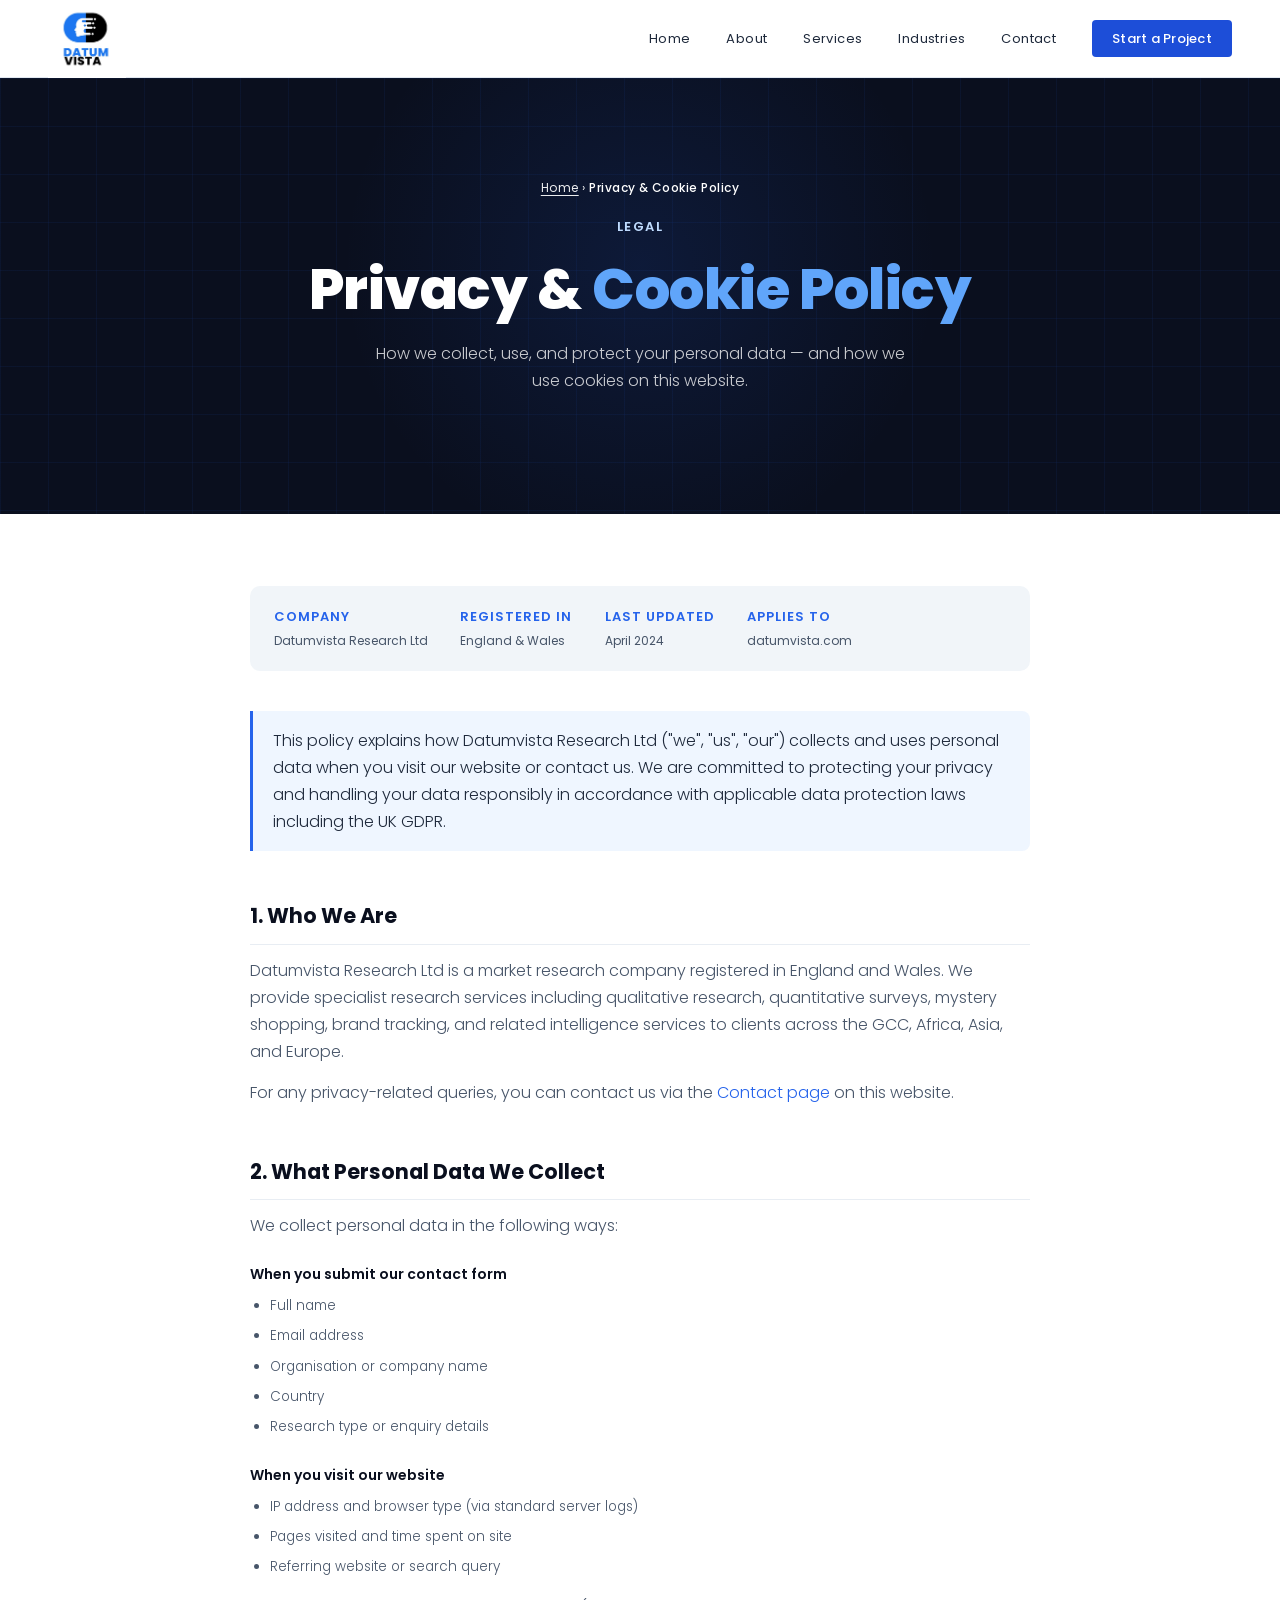
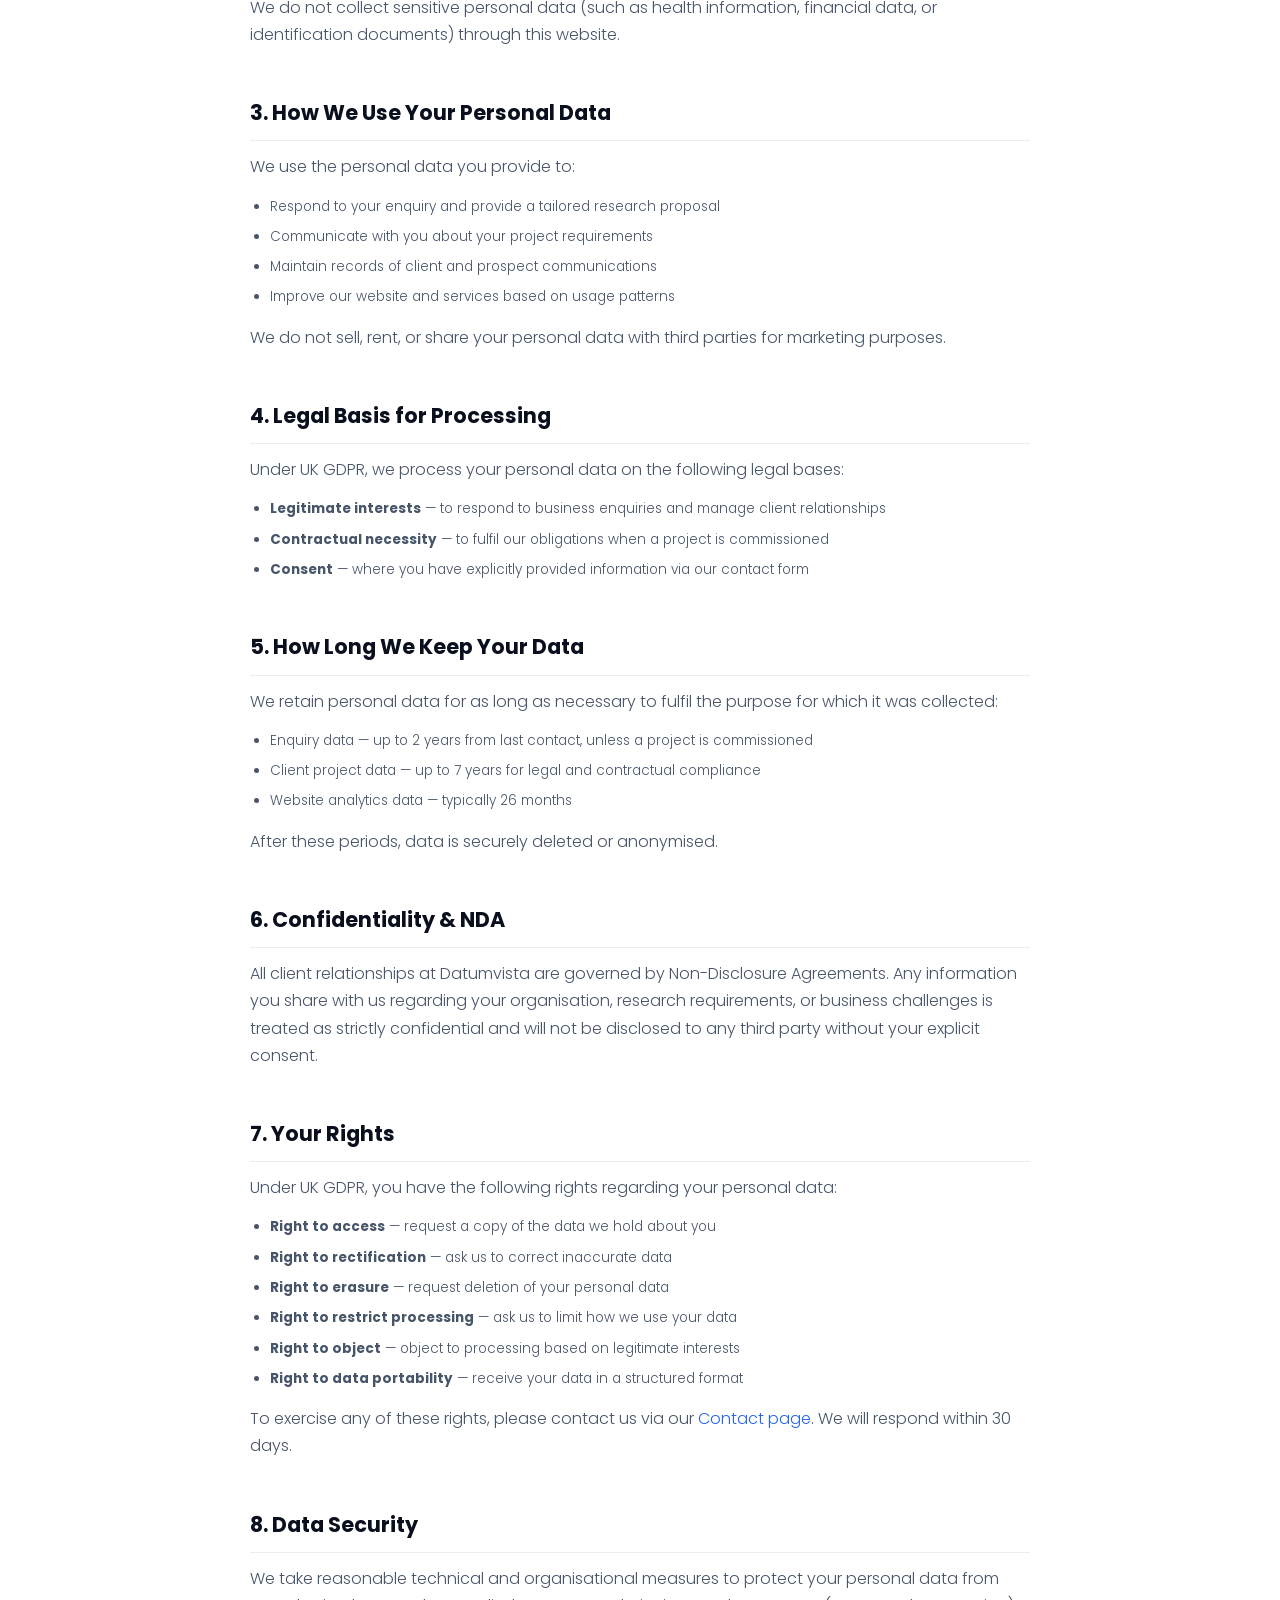
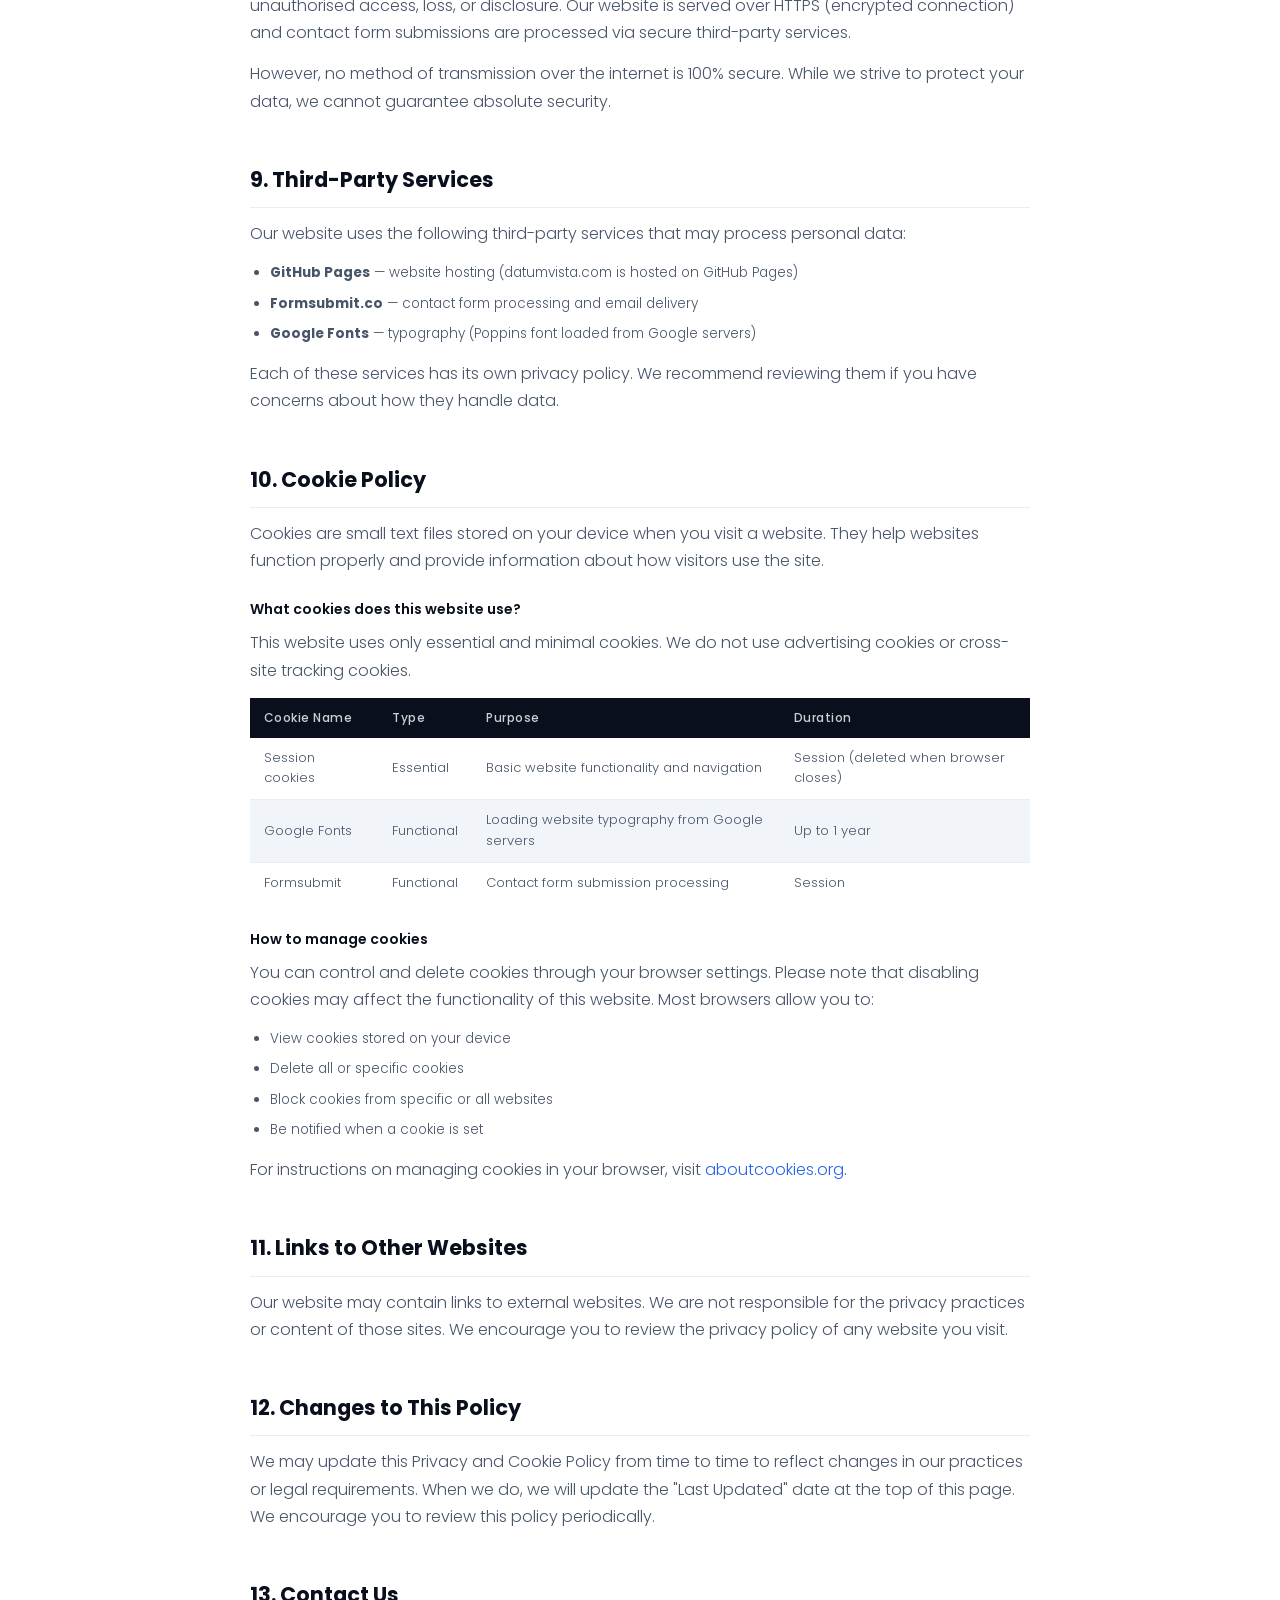
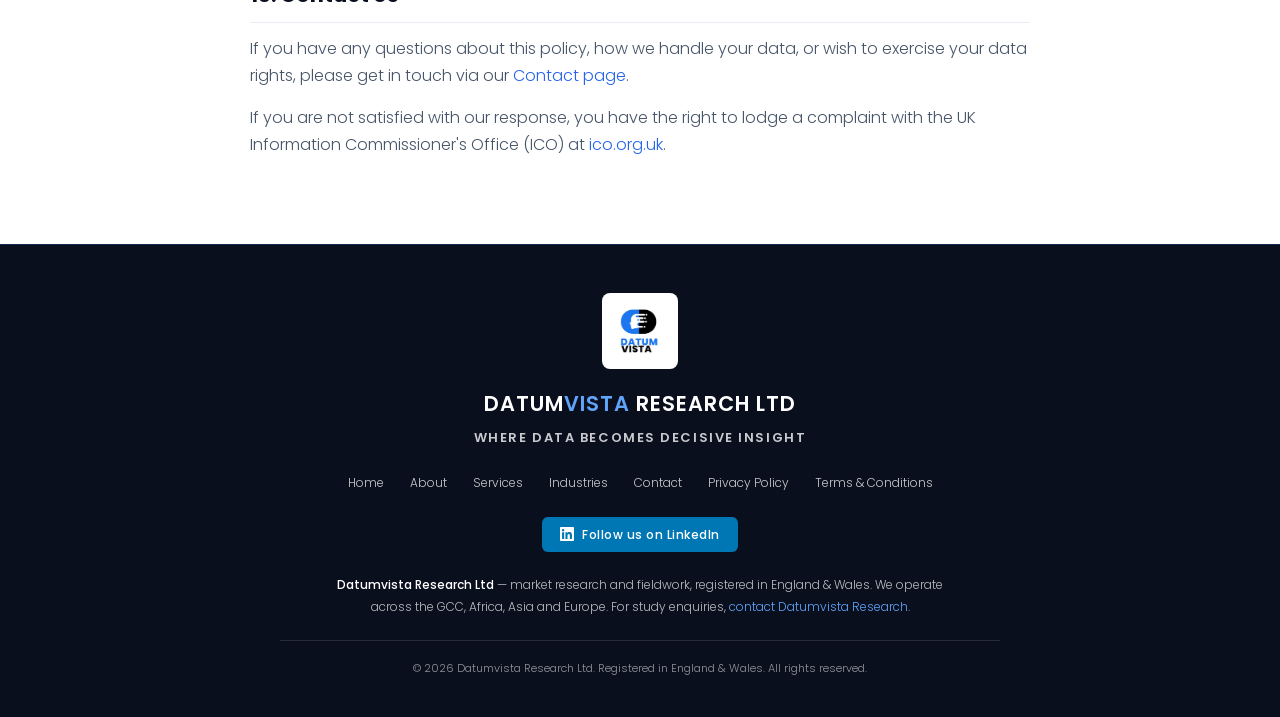
<file: privacy.html>
<!DOCTYPE html>
<html lang="en">
<head>
  <meta charset="UTF-8">
  <meta name="viewport" content="width=device-width, initial-scale=1.0">
  <meta name="description" content="How Datumvista Research Ltd collects, uses and protects personal data submitted through this website, plus our cookie policy.">
  <title>Privacy &amp; Cookie Policy | Datumvista Research Ltd</title>
  <link rel="canonical" href="https://datumvista.com/privacy.html">
  <link rel="icon" href="/favicon.svg" type="image/svg+xml">
  <link rel="apple-touch-icon" href="/css/Images/Dvlogo.png">
  <meta property="og:type" content="website">
  <meta property="og:site_name" content="Datumvista Research Ltd">
  <meta property="og:locale" content="en_GB">
  <meta property="og:title" content="Privacy &amp; Cookie Policy | Datumvista Research Ltd">
  <meta property="og:description" content="How Datumvista Research Ltd collects, uses and protects personal data submitted through this website, plus our cookie policy.">
  <meta property="og:url" content="https://datumvista.com/privacy.html">
  <meta property="og:image" content="https://datumvista.com/css/Images/dv-social-card.png">
  <meta property="og:image:alt" content="Datumvista Research Ltd logo">
  <meta name="twitter:card" content="summary_large_image">
  <meta name="twitter:title" content="Privacy &amp; Cookie Policy | Datumvista Research Ltd">
  <meta name="twitter:description" content="How Datumvista Research Ltd collects, uses and protects personal data submitted through this website, plus our cookie policy.">
  <meta name="twitter:image" content="https://datumvista.com/css/Images/dv-social-card.png">
  <link rel="stylesheet" href="css/style.css?v=20261101-7">
  <style>
    .policy-body {
      max-width: 780px;
      margin: 0 auto;
    }
    .policy-body h2 {
      font-family: 'Poppins', sans-serif;
      font-size: 1.3rem;
      font-weight: 700;
      color: var(--dark);
      margin-top: 48px;
      margin-bottom: 12px;
      padding-bottom: 10px;
      border-bottom: 1px solid var(--border);
    }
    .policy-body h3 {
      font-size: 14px;
      font-weight: 600;
      color: var(--dark);
      margin-top: 24px;
      margin-bottom: 8px;
    }
    .policy-body p {
      font-size: 13.5px;
      color: var(--text-muted);
      line-height: 1.85;
      font-weight: 300;
      margin-bottom: 14px;
    }
    .policy-body ul {
      margin: 0 0 14px 20px;
      padding: 0;
    }
    .policy-body ul li {
      font-size: 13.5px;
      color: var(--text-muted);
      line-height: 1.8;
      font-weight: 300;
      margin-bottom: 6px;
    }
    .policy-meta {
      background: var(--slate);
      border-radius: 10px;
      padding: 20px 24px;
      margin-bottom: 40px;
      display: flex;
      gap: 32px;
      flex-wrap: wrap;
    }
    .policy-meta-item {
      font-size: 12px;
      color: var(--text-muted);
    }
    .policy-meta-item strong {
      display: block;
      font-size: 10px;
      letter-spacing: 0.12em;
      text-transform: uppercase;
      color: var(--blue);
      font-weight: 600;
      margin-bottom: 3px;
    }
    .cookie-table {
      width: 100%;
      border-collapse: collapse;
      margin-bottom: 20px;
      font-size: 13px;
    }
    .cookie-table th {
      background: var(--dark);
      color: rgba(255,255,255,0.8);
      padding: 10px 14px;
      text-align: left;
      font-weight: 500;
      font-size: 12px;
      letter-spacing: 0.04em;
    }
    .cookie-table td {
      padding: 10px 14px;
      border-bottom: 1px solid var(--border);
      color: var(--text-muted);
      font-weight: 300;
      line-height: 1.6;
    }
    .cookie-table tr:last-child td { border-bottom: none; }
    .cookie-table tr:nth-child(even) td { background: var(--slate); }
    @media (max-width: 600px) {
      .cookie-table { font-size: 12px; }
      .cookie-table th, .cookie-table td { padding: 8px; overflow-wrap: anywhere; }
    }
    .highlight-box {
      background: #eff6ff;
      border-left: 3px solid var(--blue);
      padding: 16px 20px;
      border-radius: 0 8px 8px 0;
      margin-bottom: 20px;
    }
    .highlight-box p {
      margin-bottom: 0;
      color: var(--text);
    }
  </style>
  <script type="application/ld+json">
  {
    "@context": "https://schema.org",
    "@type": "BreadcrumbList",
    "@id": "https://datumvista.com/privacy.html#breadcrumb",
    "itemListElement": [
      { "@type": "ListItem", "position": 1, "name": "Home", "item": "https://datumvista.com/" },
      { "@type": "ListItem", "position": 2, "name": "Privacy & Cookie Policy", "item": "https://datumvista.com/privacy.html" }
    ]
  }
  </script>
</head>
<body>
  <a class="skip-link" href="#main">Skip to main content</a>

    <header class="nav-bar" id="mainNav">
    <a href="/" class="nav-logo">
      <img src="/css/Images/Dvlogo.png" alt="Datumvista logo" class="logo-img" width="160" height="161" decoding="async">
    </a>
    <button class="nav-toggle" id="navToggle" aria-label="Toggle menu" aria-expanded="false" aria-controls="navLinks">
      <span></span><span></span><span></span>
    </button>
    <nav class="nav-links-bar" id="navLinks" aria-label="Main">
      <a href="/">Home</a>
      <a href="/about.html">About</a>
      <a href="/services.html">Services</a>
      <a href="/industries.html">Industries</a>
      <!-- <a href="/research.html">Insights</a> -->
      <a href="/contact.html">Contact</a>
      <a href="/contact.html#contactForm" class="nav-cta">Start a Project</a>
    </nav>
  </header>

  <main id="main">

  <!-- ── HERO ── -->
  <div class="hero">
    <div class="hero-inner">
      <nav class="bc" aria-label="Breadcrumb"><a href="/">Home</a> &rsaquo; <span aria-current="page">Privacy &amp; Cookie Policy</span></nav>
      <div class="hero-overline">Legal</div>
      <h1>Privacy &amp; <em>Cookie Policy</em></h1>
      <p class="hero-desc">How we collect, use, and protect your personal data — and how we use cookies on this website.</p>
    </div>
  </div>

  <!-- ── POLICY CONTENT ── -->
  <section class="sec bg-white">
    <div class="inner">
      <div class="policy-body">

        <!-- Meta info -->
        <div class="policy-meta">
          <div class="policy-meta-item"><strong>Company</strong>Datumvista Research Ltd</div>
          <div class="policy-meta-item"><strong>Registered In</strong>England &amp; Wales</div>
          <div class="policy-meta-item"><strong>Last Updated</strong>April 2024</div>
          <div class="policy-meta-item"><strong>Applies To</strong>datumvista.com</div>
        </div>

        <div class="highlight-box">
          <p>This policy explains how Datumvista Research Ltd ("we", "us", "our") collects and uses personal data when you visit our website or contact us. We are committed to protecting your privacy and handling your data responsibly in accordance with applicable data protection laws including the UK GDPR.</p>
        </div>

        <!-- 1 -->
        <h2>1. Who We Are</h2>
        <p>Datumvista Research Ltd is a market research company registered in England and Wales. We provide specialist research services including qualitative research, quantitative surveys, mystery shopping, brand tracking, and related intelligence services to clients across the GCC, Africa, Asia, and Europe.</p>
        <p>For any privacy-related queries, you can contact us via the <a href="contact.html" style="color:var(--blue);">Contact page</a> on this website.</p>

        <!-- 2 -->
        <h2>2. What Personal Data We Collect</h2>
        <p>We collect personal data in the following ways:</p>

        <h3>When you submit our contact form</h3>
        <ul>
          <li>Full name</li>
          <li>Email address</li>
          <li>Organisation or company name</li>
          <li>Country</li>
          <li>Research type or enquiry details</li>
        </ul>

        <h3>When you visit our website</h3>
        <ul>
          <li>IP address and browser type (via standard server logs)</li>
          <li>Pages visited and time spent on site</li>
          <li>Referring website or search query</li>
        </ul>

        <p>We do not collect sensitive personal data (such as health information, financial data, or identification documents) through this website.</p>

        <!-- 3 -->
        <h2>3. How We Use Your Personal Data</h2>
        <p>We use the personal data you provide to:</p>
        <ul>
          <li>Respond to your enquiry and provide a tailored research proposal</li>
          <li>Communicate with you about your project requirements</li>
          <li>Maintain records of client and prospect communications</li>
          <li>Improve our website and services based on usage patterns</li>
        </ul>
        <p>We do not sell, rent, or share your personal data with third parties for marketing purposes.</p>

        <!-- 4 -->
        <h2>4. Legal Basis for Processing</h2>
        <p>Under UK GDPR, we process your personal data on the following legal bases:</p>
        <ul>
          <li><strong>Legitimate interests</strong> — to respond to business enquiries and manage client relationships</li>
          <li><strong>Contractual necessity</strong> — to fulfil our obligations when a project is commissioned</li>
          <li><strong>Consent</strong> — where you have explicitly provided information via our contact form</li>
        </ul>

        <!-- 5 -->
        <h2>5. How Long We Keep Your Data</h2>
        <p>We retain personal data for as long as necessary to fulfil the purpose for which it was collected:</p>
        <ul>
          <li>Enquiry data — up to 2 years from last contact, unless a project is commissioned</li>
          <li>Client project data — up to 7 years for legal and contractual compliance</li>
          <li>Website analytics data — typically 26 months</li>
        </ul>
        <p>After these periods, data is securely deleted or anonymised.</p>

        <!-- 6 -->
        <h2>6. Confidentiality & NDA</h2>
        <p>All client relationships at Datumvista are governed by Non-Disclosure Agreements. Any information you share with us regarding your organisation, research requirements, or business challenges is treated as strictly confidential and will not be disclosed to any third party without your explicit consent.</p>

        <!-- 7 -->
        <h2>7. Your Rights</h2>
        <p>Under UK GDPR, you have the following rights regarding your personal data:</p>
        <ul>
          <li><strong>Right to access</strong> — request a copy of the data we hold about you</li>
          <li><strong>Right to rectification</strong> — ask us to correct inaccurate data</li>
          <li><strong>Right to erasure</strong> — request deletion of your personal data</li>
          <li><strong>Right to restrict processing</strong> — ask us to limit how we use your data</li>
          <li><strong>Right to object</strong> — object to processing based on legitimate interests</li>
          <li><strong>Right to data portability</strong> — receive your data in a structured format</li>
        </ul>
        <p>To exercise any of these rights, please contact us via our <a href="contact.html" style="color:var(--blue);">Contact page</a>. We will respond within 30 days.</p>

        <!-- 8 -->
        <h2>8. Data Security</h2>
        <p>We take reasonable technical and organisational measures to protect your personal data from unauthorised access, loss, or disclosure. Our website is served over HTTPS (encrypted connection) and contact form submissions are processed via secure third-party services.</p>
        <p>However, no method of transmission over the internet is 100% secure. While we strive to protect your data, we cannot guarantee absolute security.</p>

        <!-- 9 -->
        <h2>9. Third-Party Services</h2>
        <p>Our website uses the following third-party services that may process personal data:</p>
        <ul>
          <li><strong>GitHub Pages</strong> — website hosting (datumvista.com is hosted on GitHub Pages)</li>
          <li><strong>Formsubmit.co</strong> — contact form processing and email delivery</li>
          <li><strong>Google Fonts</strong> — typography (Poppins font loaded from Google servers)</li>
        </ul>
        <p>Each of these services has its own privacy policy. We recommend reviewing them if you have concerns about how they handle data.</p>

        <!-- 10 COOKIES -->
        <h2>10. Cookie Policy</h2>
        <p>Cookies are small text files stored on your device when you visit a website. They help websites function properly and provide information about how visitors use the site.</p>

        <h3>What cookies does this website use?</h3>
        <p>This website uses only essential and minimal cookies. We do not use advertising cookies or cross-site tracking cookies.</p>

        <table class="cookie-table">
          <thead>
            <tr>
              <th>Cookie Name</th>
              <th>Type</th>
              <th>Purpose</th>
              <th>Duration</th>
            </tr>
          </thead>
          <tbody>
            <tr>
              <td>Session cookies</td>
              <td>Essential</td>
              <td>Basic website functionality and navigation</td>
              <td>Session (deleted when browser closes)</td>
            </tr>
            <tr>
              <td>Google Fonts</td>
              <td>Functional</td>
              <td>Loading website typography from Google servers</td>
              <td>Up to 1 year</td>
            </tr>
            <tr>
              <td>Formsubmit</td>
              <td>Functional</td>
              <td>Contact form submission processing</td>
              <td>Session</td>
            </tr>
          </tbody>
        </table>

        <h3>How to manage cookies</h3>
        <p>You can control and delete cookies through your browser settings. Please note that disabling cookies may affect the functionality of this website. Most browsers allow you to:</p>
        <ul>
          <li>View cookies stored on your device</li>
          <li>Delete all or specific cookies</li>
          <li>Block cookies from specific or all websites</li>
          <li>Be notified when a cookie is set</li>
        </ul>
        <p>For instructions on managing cookies in your browser, visit <a href="https://www.aboutcookies.org" target="_blank" style="color:var(--blue);">aboutcookies.org</a>.</p>

        <!-- 11 -->
        <h2>11. Links to Other Websites</h2>
        <p>Our website may contain links to external websites. We are not responsible for the privacy practices or content of those sites. We encourage you to review the privacy policy of any website you visit.</p>

        <!-- 12 -->
        <h2>12. Changes to This Policy</h2>
        <p>We may update this Privacy and Cookie Policy from time to time to reflect changes in our practices or legal requirements. When we do, we will update the "Last Updated" date at the top of this page. We encourage you to review this policy periodically.</p>

        <!-- 13 -->
        <h2>13. Contact Us</h2>
        <p>If you have any questions about this policy, how we handle your data, or wish to exercise your data rights, please get in touch via our <a href="contact.html" style="color:var(--blue);">Contact page</a>.</p>
        <p>If you are not satisfied with our response, you have the right to lodge a complaint with the UK Information Commissioner's Office (ICO) at <a href="https://ico.org.uk" target="_blank" style="color:var(--blue);">ico.org.uk</a>.</p>

      </div>
    </div>
  </section>

  <!-- ── FOOTER ── -->
    <!-- SITE FOOTER - identical on every page -->
  </main>

  <footer class="footer">
    <div class="footer-inner">
      <a href="/" class="footer-logo">
        <img src="/css/Images/Dvlogo.png" alt="Datumvista logo" width="160" height="161" loading="lazy" decoding="async">
      </a>
      <div class="footer-name">DATUM<span>VISTA</span> RESEARCH LTD</div>
      <div class="footer-tag">Where Data Becomes Decisive Insight</div>
      <nav class="footer-nav" aria-label="Footer">
        <a href="/">Home</a>
        <a href="/about.html">About</a>
        <a href="/services.html">Services</a>
        <a href="/industries.html">Industries</a>
        <!-- <a href="/research.html">Insights</a> -->
        <a href="/contact.html">Contact</a>
        <a href="/privacy.html">Privacy Policy</a>
        <a href="/terms.html">Terms &amp; Conditions</a>
      </nav>
      <a class="footer-linkedin" href="https://www.linkedin.com/company/datumvista/" target="_blank" rel="noopener">
        <svg width="14" height="14" viewBox="0 0 24 24" fill="#fff" aria-hidden="true"><path d="M20.447 20.452h-3.554v-5.569c0-1.328-.027-3.037-1.852-3.037-1.853 0-2.136 1.445-2.136 2.939v5.667H9.351V9h3.414v1.561h.046c.477-.9 1.637-1.85 3.37-1.85 3.601 0 4.267 2.37 4.267 5.455v6.286zM5.337 7.433a2.062 2.062 0 01-2.063-2.065 2.064 2.064 0 112.063 2.065zm1.782 13.019H3.555V9h3.564v11.452zM22.225 0H1.771C.792 0 0 .774 0 1.729v20.542C0 23.227.792 24 1.771 24h20.451C23.2 24 24 23.227 24 22.271V1.729C24 .774 23.2 0 22.222 0h.003z"/></svg>
        Follow us on LinkedIn
      </a>
      <!-- TODO(SEO/content): company number, registered office address, domain email and phone still to be added to this block. -->
      <div class="footer-about"><strong>Datumvista Research Ltd</strong> — market research and fieldwork, registered in England &amp; Wales. We operate across the GCC, Africa, Asia and Europe. For study enquiries, <a href="/contact.html">contact Datumvista Research</a>.</div>
      <div class="footer-rule"></div>
      <div class="footer-copy">© 2026 Datumvista Research Ltd. Registered in England &amp; Wales. All rights reserved.</div>
    </div>
  </footer>

  <script>
    // HEADER MENU TOGGLE
    (function () {
      const toggle = document.getElementById('navToggle');
      const links  = document.getElementById('navLinks');
      if (!toggle || !links) return;
      const setOpen = (open) => {
        links.classList.toggle('open', open);
        toggle.setAttribute('aria-expanded', open ? 'true' : 'false');
      };
      toggle.addEventListener('click', () => setOpen(!links.classList.contains('open')));
      links.querySelectorAll('a').forEach(a => a.addEventListener('click', () => setOpen(false)));
    })();
  </script>

</body>
</html>
</file>
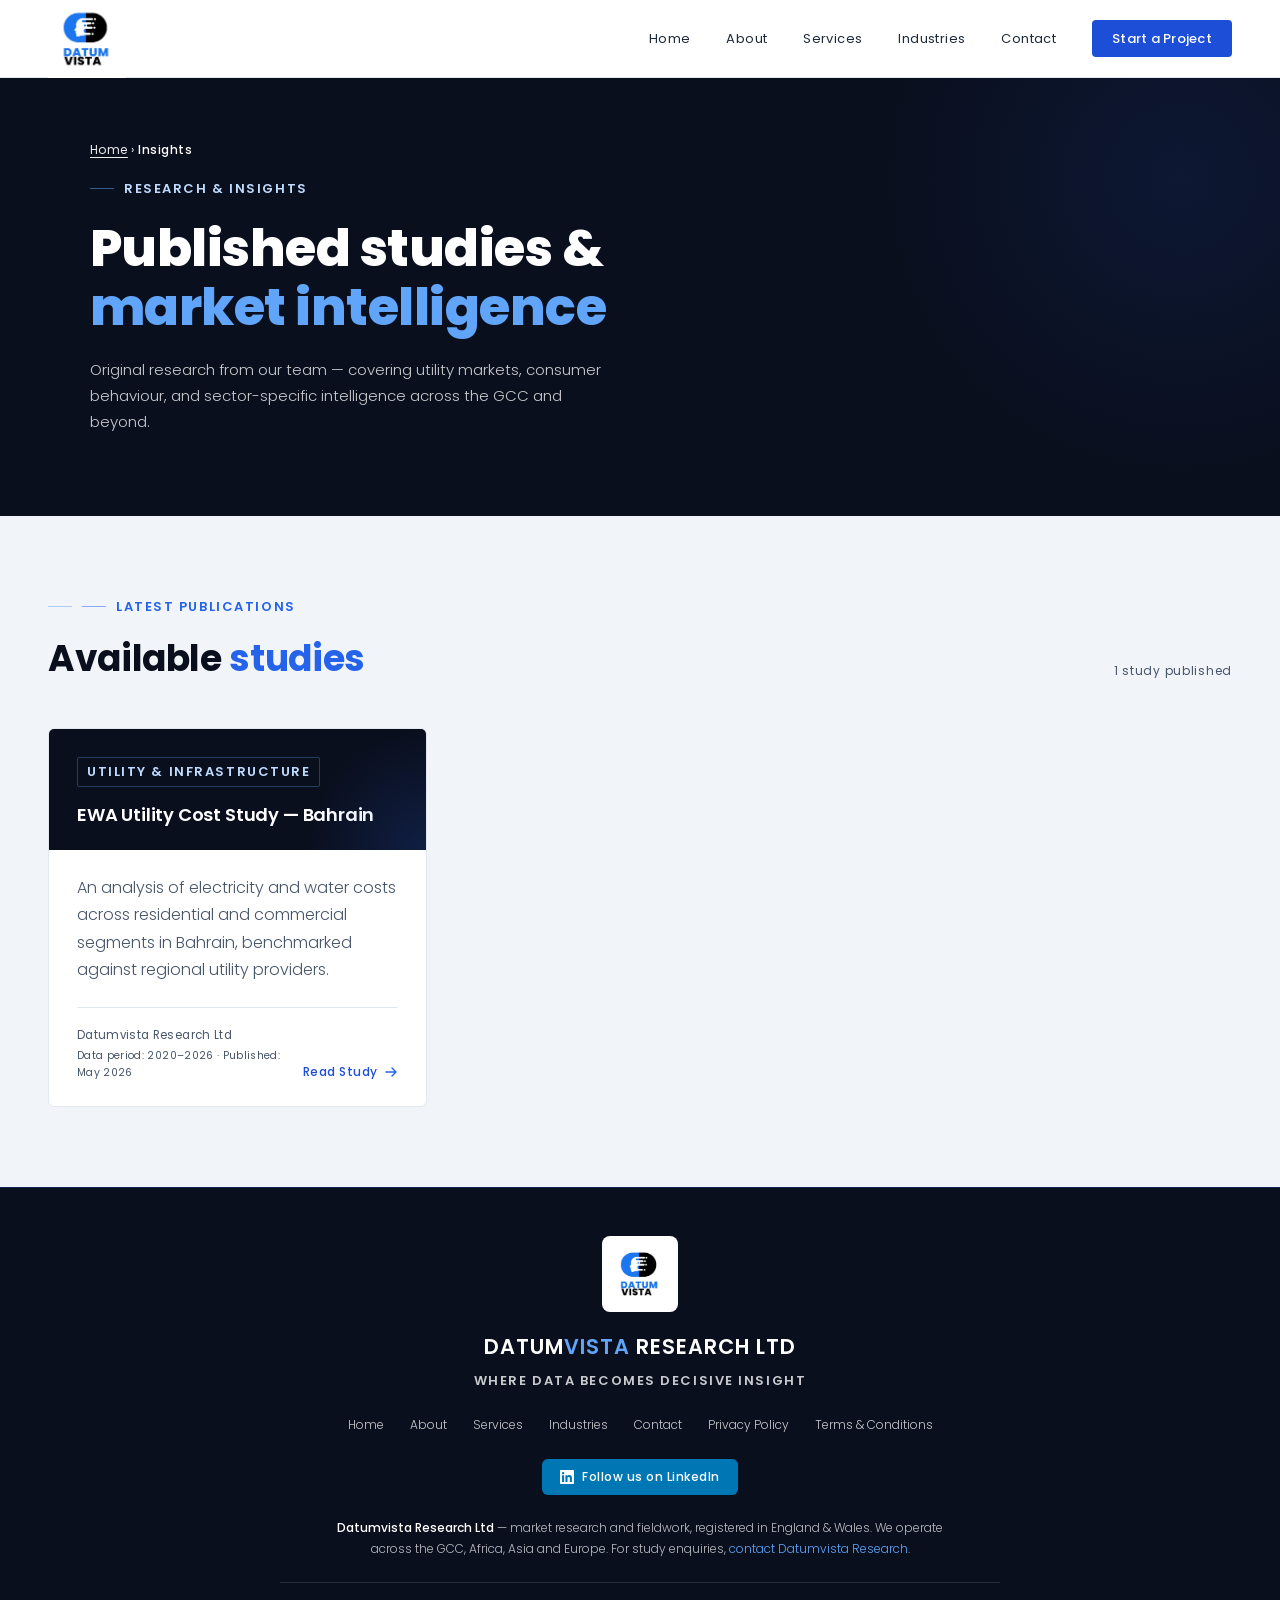
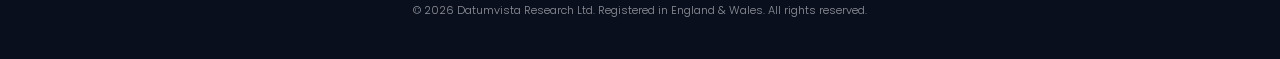
<file: research.html>
<!DOCTYPE html>
<html lang="en">
<head>
  <meta charset="UTF-8">
  <meta name="viewport" content="width=device-width, initial-scale=1.0">
  <meta name="description" content="Original Datumvista Research studies and market intelligence on utilities, consumer behaviour and sector trends across the GCC and beyond.">
  <title>Published Research &amp; Market Intelligence | Datumvista</title>
  <link rel="canonical" href="https://datumvista.com/research.html">
  <link rel="icon" href="/favicon.svg" type="image/svg+xml">
  <link rel="apple-touch-icon" href="/css/Images/Dvlogo.png">
  <meta property="og:type" content="website">
  <meta property="og:site_name" content="Datumvista Research Ltd">
  <meta property="og:locale" content="en_GB">
  <meta property="og:title" content="Published Research &amp; Market Intelligence | Datumvista">
  <meta property="og:description" content="Original Datumvista Research studies and market intelligence on utilities, consumer behaviour and sector trends across the GCC and beyond.">
  <meta property="og:url" content="https://datumvista.com/research.html">
  <meta property="og:image" content="https://datumvista.com/css/Images/dv-social-card.png">
  <meta property="og:image:alt" content="Datumvista Research Ltd logo">
  <meta name="twitter:card" content="summary_large_image">
  <meta name="twitter:title" content="Published Research &amp; Market Intelligence | Datumvista">
  <meta name="twitter:description" content="Original Datumvista Research studies and market intelligence on utilities, consumer behaviour and sector trends across the GCC and beyond.">
  <meta name="twitter:image" content="https://datumvista.com/css/Images/dv-social-card.png">
  <link rel="stylesheet" href="css/style.css?v=20261101-7">
  <link rel="preconnect" href="https://fonts.googleapis.com">
  <link href="https://fonts.googleapis.com/css2?family=Poppins:wght@400;500;600;700;800&display=swap" rel="stylesheet">
  <style>
    :root {
      --navy: #0a0f1e;
      --navy-mid: #111827;
      --blue: #2563eb;
      --blue-light: #60a5fa;
      --slate-bg: #f1f5f9;
      --white: #ffffff;
      --border: #e2e8f0;
      --dark: #0a0f1e;
    }

    /* Header styles live in css/style.css (one shared header for every page) */

    /* ── PAGE HERO ── */
    .page-hero {
      background: var(--navy);
      padding: 62px 48px 80px;
      position: relative;
      overflow: hidden;
    }
    .page-hero::before {
      content: '';
      position: absolute;
      top: -200px; right: -200px;
      width: 600px; height: 600px;
      background: radial-gradient(ellipse at center, rgba(37,99,235,0.10) 0%, transparent 70%);
      pointer-events: none;
    }
    .page-hero-inner {
      max-width: 1100px;
      margin: 0 auto;
    }
    .eyebrow {
      font-family: 'Poppins', sans-serif;
      font-size: 11px;
      font-weight: 500;
      letter-spacing: 0.18em;
      text-transform: uppercase;
      color: var(--blue-light);
      margin-bottom: 20px;
      display: flex;
      align-items: center;
      gap: 10px;
    }
    .eyebrow::before {
      content: '';
      display: block;
      width: 24px; height: 1px;
      background: var(--blue-light);
      opacity: 0.5;
    }
    .page-hero h1 {
      font-family: 'Poppins', sans-serif;
      font-size: clamp(36px, 4vw, 54px);
      font-weight: 800;
      color: #fff;
      line-height: 1.15;
      margin-bottom: 20px;
      letter-spacing: -0.01em;
    }
    .page-hero h1 em { font-style: normal; color: var(--blue-light); }
    .page-hero p {
      font-family: 'Poppins', sans-serif;
      font-size: 15px;
      font-weight: 300;
      color: rgba(255,255,255,0.5);
      line-height: 1.75;
      max-width: 520px;
    }

    /* ── STUDIES GRID ── */
    .studies-section {
      background: var(--slate-bg);
      padding: 80px 48px;
    }
    .studies-inner {
      max-width: 1100px;
      margin: 0 auto;
    }
    .studies-header {
      display: flex;
      align-items: flex-end;
      justify-content: space-between;
      margin-bottom: 48px;
      flex-wrap: wrap;
      gap: 20px;
    }
    .studies-header-left .sec-title {
      font-family: 'Poppins', sans-serif;
      font-size: clamp(24px, 3vw, 36px);
      font-weight: 700;
      color: var(--navy);
      line-height: 1.2;
      letter-spacing: -0.01em;
    }
    .studies-header-left .sec-title em { font-style: normal; color: var(--blue); }
    .studies-count {
      font-family: 'Poppins', sans-serif;
      font-size: 12px;
      font-weight: 400;
      color: var(--text-muted);
      letter-spacing: 0.06em;
    }

    /* Study Cards */
    .studies-grid {
      display: grid;
      grid-template-columns: repeat(auto-fill, minmax(320px, 1fr));
      gap: 24px;
    }
    .study-card {
      background: var(--white);
      border: 1px solid var(--border);
      border-radius: 6px;
      overflow: hidden;
      text-decoration: none;
      display: flex;
      flex-direction: column;
      transition: box-shadow 0.2s, transform 0.2s;
    }
    .study-card:hover {
      box-shadow: 0 12px 40px rgba(10,15,30,0.10);
      transform: translateY(-2px);
    }
    .study-card-top {
      background: var(--navy);
      padding: 28px 28px 24px;
      position: relative;
      overflow: hidden;
    }
    .study-card-top::after {
      content: '';
      position: absolute;
      bottom: 0; right: 0;
      width: 120px; height: 120px;
      background: radial-gradient(ellipse at bottom right, rgba(37,99,235,0.18) 0%, transparent 70%);
      pointer-events: none;
    }
    .study-tag {
      display: inline-block;
      font-family: 'Poppins', sans-serif;
      font-size: 10px;
      font-weight: 500;
      letter-spacing: 0.14em;
      text-transform: uppercase;
      color: var(--blue-light);
      border: 1px solid rgba(96,165,250,0.3);
      border-radius: 2px;
      padding: 3px 9px;
      margin-bottom: 16px;
    }
    .study-card-title {
      font-family: 'Poppins', sans-serif;
      font-size: 18px;
      font-weight: 600;
      color: #fff;
      line-height: 1.3;
      letter-spacing: -0.01em;
    }
    .study-card-body {
      padding: 24px 28px;
      flex: 1;
      display: flex;
      flex-direction: column;
    }
    .study-card-desc {
      font-family: 'Poppins', sans-serif;
      font-size: 13.5px;
      font-weight: 300;
      color: var(--text-muted);
      line-height: 1.75;
      flex: 1;
      margin-bottom: 24px;
    }
    .study-card-meta {
      display: flex;
      align-items: flex-end;
      justify-content: space-between;
      gap: 20px;
      padding-top: 18px;
      border-top: 1px solid var(--border);
    }
    .study-meta-info {
      font-family: 'Poppins', sans-serif;
      font-size: 11.5px;
      font-weight: 400;
      color: var(--text-muted);
      letter-spacing: 0.03em;
      flex: 1;
      min-width: 0;
    }
    .study-meta-info span {
      display: block;
      font-size: 10.5px;
      opacity: 0.7;
      margin-top: 2px;
    }
    .study-read-link {
      font-family: 'Poppins', sans-serif;
      font-size: 12px;
      font-weight: 500;
      color: var(--blue);
      letter-spacing: 0.04em;
      display: flex;
      align-items: center;
      gap: 6px;
      white-space: nowrap;
      flex-shrink: 0;
    }
    .study-read-link svg {
      transition: transform 0.2s;
    }
    .study-card:hover .study-read-link svg {
      transform: translateX(3px);
    }


    /* ── RESPONSIVE ── */
    @media (max-width: 900px) {
      .page-hero { padding: 32px 24px 60px; }
      .studies-section { padding: 60px 24px; }
    }
    @media (max-width: 600px) {
      .studies-grid { grid-template-columns: 1fr; }
    }
  </style>
  <script type="application/ld+json">
  {
    "@context": "https://schema.org",
    "@type": "BreadcrumbList",
    "@id": "https://datumvista.com/research.html#breadcrumb",
    "itemListElement": [
      { "@type": "ListItem", "position": 1, "name": "Home", "item": "https://datumvista.com/" },
      { "@type": "ListItem", "position": 2, "name": "Insights", "item": "https://datumvista.com/research.html" }
    ]
  }
  </script>
  <script type="application/ld+json">
  {
    "@context": "https://schema.org",
    "@type": "CollectionPage",
    "@id": "https://datumvista.com/research.html#collection",
    "url": "https://datumvista.com/research.html",
    "name": "Published studies & market intelligence",
    "inLanguage": "en",
    "hasPart": [
      {
        "@type": "Article",
        "headline": "Understanding Utility Bills for Expatriate Households in Bahrain",
        "url": "https://datumvista.com/research/bahrain-utility-cost-study-2025/",
        "datePublished": "2026-05-08",
        "publisher": { "@id": "https://datumvista.com/#organization" }
      }
    ]
  }
  </script>
</head>
<body>
  <a class="skip-link" href="#main">Skip to main content</a>

    <header class="nav-bar" id="mainNav">
    <a href="/" class="nav-logo">
      <img src="/css/Images/Dvlogo.png" alt="Datumvista logo" class="logo-img" width="160" height="161" decoding="async">
    </a>
    <button class="nav-toggle" id="navToggle" aria-label="Toggle menu" aria-expanded="false" aria-controls="navLinks">
      <span></span><span></span><span></span>
    </button>
    <nav class="nav-links-bar" id="navLinks" aria-label="Main">
      <a href="/">Home</a>
      <a href="/about.html">About</a>
      <a href="/services.html">Services</a>
      <a href="/industries.html">Industries</a>
      <!-- <a href="/research.html" aria-current="page">Insights</a> -->
      <a href="/contact.html">Contact</a>
      <a href="/contact.html#contactForm" class="nav-cta">Start a Project</a>
    </nav>
  </header>

  <main id="main">

  <!-- PAGE HERO -->
  <div class="page-hero">
    <div class="page-hero-inner">
      <nav class="bc" aria-label="Breadcrumb"><a href="/">Home</a> &rsaquo; <span aria-current="page">Insights</span></nav>
      <div class="eyebrow">Research &amp; Insights</div>
      <h1>Published studies &amp;<br><em>market intelligence</em></h1>
      <p>Original research from our team — covering utility markets, consumer behaviour, and sector-specific intelligence across the GCC and beyond.</p>
    </div>
  </div>

  <!-- STUDIES -->
  <section class="studies-section">
    <div class="studies-inner">
      <div class="studies-header">
        <div class="studies-header-left">
          <div class="eyebrow" style="color: var(--blue);">
            <span style="display:block;width:24px;height:1px;background:var(--blue);opacity:0.5;"></span>
            Latest Publications
          </div>
          <div class="sec-title">Available <em>studies</em></div>
        </div>
        <div class="studies-count">1 study published</div>
      </div>

      <div class="studies-grid">

        <!-- STUDY CARD 1 — EWA Utility Cost Study -->
        <a href="research/bahrain-utility-cost-study-2025/" class="study-card">
          <div class="study-card-top">
            <div class="study-tag">Utility &amp; Infrastructure</div>
            <div class="study-card-title">EWA Utility Cost Study — Bahrain</div>
          </div>
          <div class="study-card-body">
            <p class="study-card-desc">An analysis of electricity and water costs across residential and commercial segments in Bahrain, benchmarked against regional utility providers.</p>
            <div class="study-card-meta">
              <div class="study-meta-info">
                Datumvista Research Ltd
                <span>Data period: 2020–2026 · Published: May 2026</span>
              </div>
              <div class="study-read-link">
                Read Study
                <svg width="14" height="14" viewBox="0 0 14 14" fill="none" xmlns="http://www.w3.org/2000/svg">
                  <path d="M2 7h10M8 3l4 4-4 4" stroke="#2563eb" stroke-width="1.4" stroke-linecap="round" stroke-linejoin="round"/>
                </svg>
              </div>
            </div>
          </div>
        </a>

        <!-- ADD FUTURE STUDY CARDS BELOW THIS LINE -->

      </div>
    </div>
  </section>

  <!-- FOOTER -->
    <!-- SITE FOOTER - identical on every page -->
  </main>

  <footer class="footer">
    <div class="footer-inner">
      <a href="/" class="footer-logo">
        <img src="/css/Images/Dvlogo.png" alt="Datumvista logo" width="160" height="161" loading="lazy" decoding="async">
      </a>
      <div class="footer-name">DATUM<span>VISTA</span> RESEARCH LTD</div>
      <div class="footer-tag">Where Data Becomes Decisive Insight</div>
      <nav class="footer-nav" aria-label="Footer">
        <a href="/">Home</a>
        <a href="/about.html">About</a>
        <a href="/services.html">Services</a>
        <a href="/industries.html">Industries</a>
        <!-- <a href="/research.html">Insights</a> -->
        <a href="/contact.html">Contact</a>
        <a href="/privacy.html">Privacy Policy</a>
        <a href="/terms.html">Terms &amp; Conditions</a>
      </nav>
      <a class="footer-linkedin" href="https://www.linkedin.com/company/datumvista/" target="_blank" rel="noopener">
        <svg width="14" height="14" viewBox="0 0 24 24" fill="#fff" aria-hidden="true"><path d="M20.447 20.452h-3.554v-5.569c0-1.328-.027-3.037-1.852-3.037-1.853 0-2.136 1.445-2.136 2.939v5.667H9.351V9h3.414v1.561h.046c.477-.9 1.637-1.85 3.37-1.85 3.601 0 4.267 2.37 4.267 5.455v6.286zM5.337 7.433a2.062 2.062 0 01-2.063-2.065 2.064 2.064 0 112.063 2.065zm1.782 13.019H3.555V9h3.564v11.452zM22.225 0H1.771C.792 0 0 .774 0 1.729v20.542C0 23.227.792 24 1.771 24h20.451C23.2 24 24 23.227 24 22.271V1.729C24 .774 23.2 0 22.222 0h.003z"/></svg>
        Follow us on LinkedIn
      </a>
      <!-- TODO(SEO/content): company number, registered office address, domain email and phone still to be added to this block. -->
      <div class="footer-about"><strong>Datumvista Research Ltd</strong> — market research and fieldwork, registered in England &amp; Wales. We operate across the GCC, Africa, Asia and Europe. For study enquiries, <a href="/contact.html">contact Datumvista Research</a>.</div>
      <div class="footer-rule"></div>
      <div class="footer-copy">© 2026 Datumvista Research Ltd. Registered in England &amp; Wales. All rights reserved.</div>
    </div>
  </footer>

  <script>
    // HEADER MENU TOGGLE
    (function () {
      const toggle = document.getElementById('navToggle');
      const links  = document.getElementById('navLinks');
      if (!toggle || !links) return;
      const setOpen = (open) => {
        links.classList.toggle('open', open);
        toggle.setAttribute('aria-expanded', open ? 'true' : 'false');
      };
      toggle.addEventListener('click', () => setOpen(!links.classList.contains('open')));
      links.querySelectorAll('a').forEach(a => a.addEventListener('click', () => setOpen(false)));
    })();
  </script>

</body>
</html>
</file>
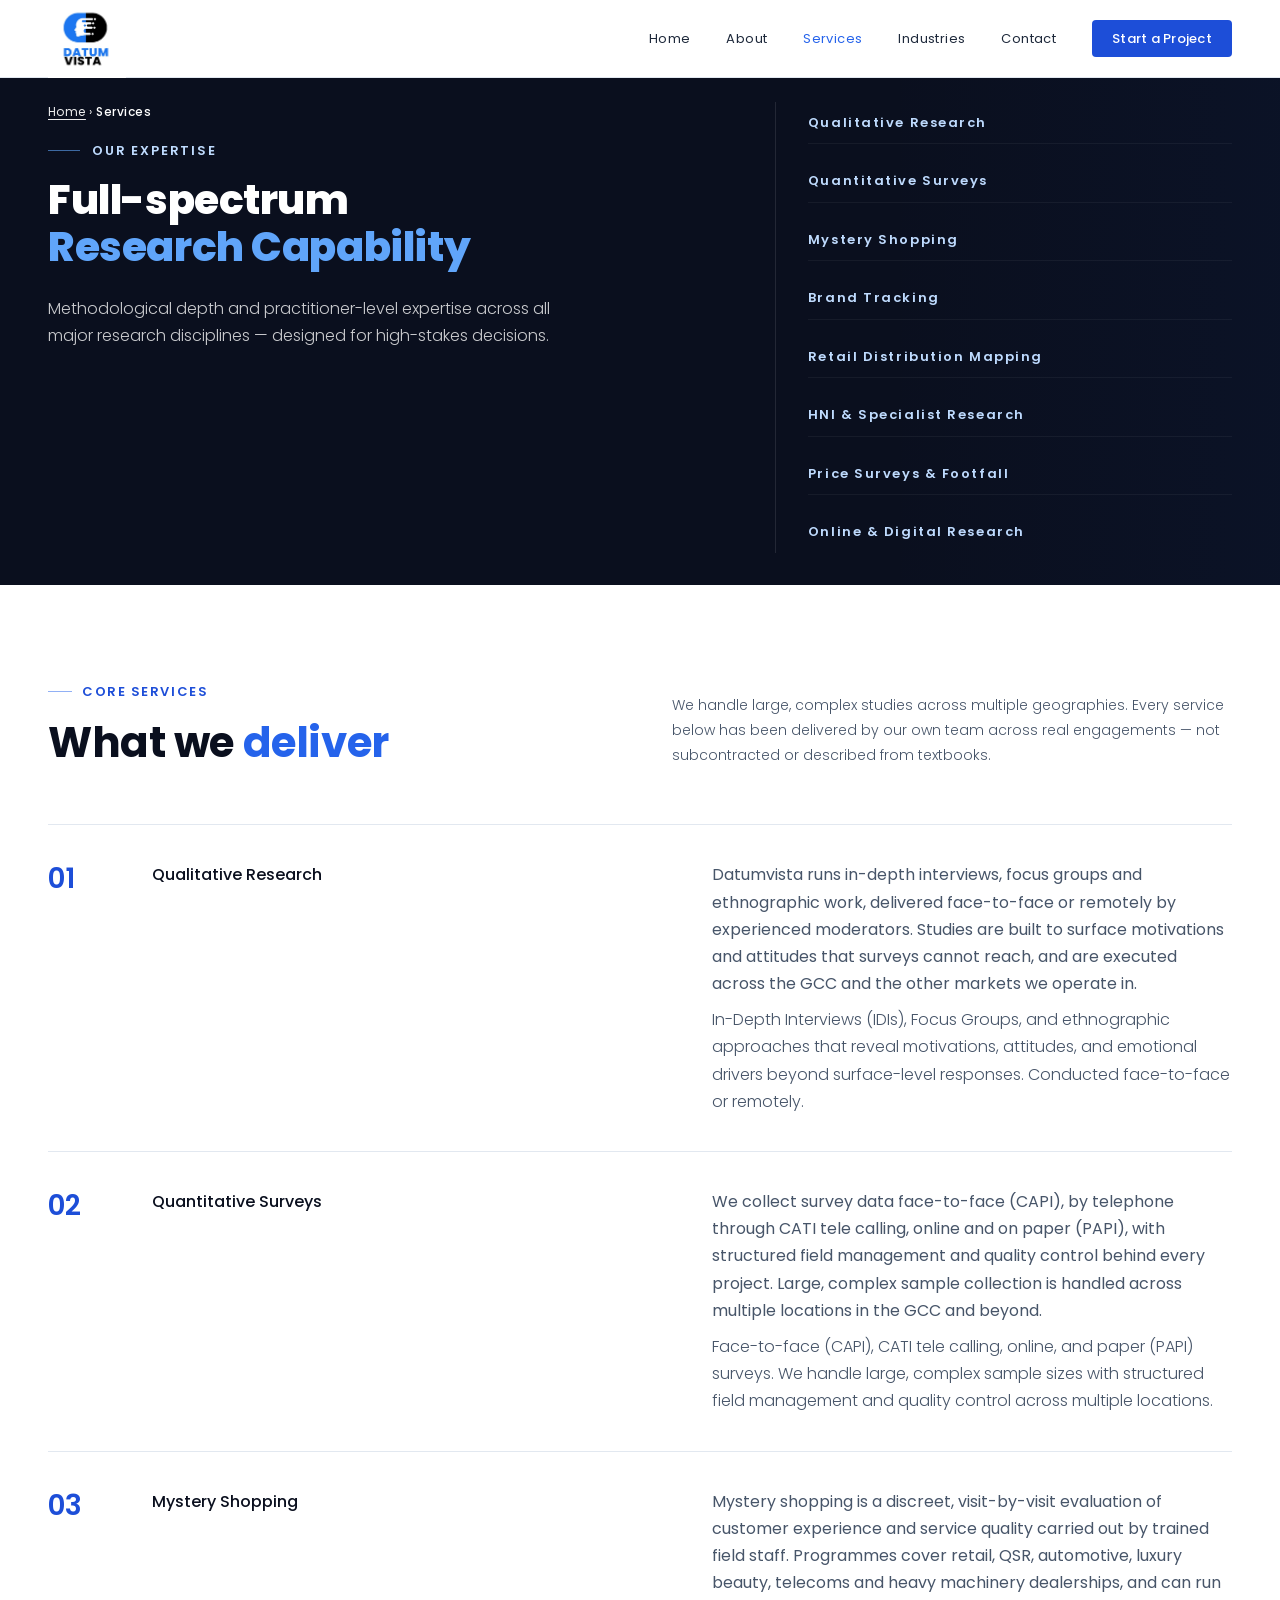
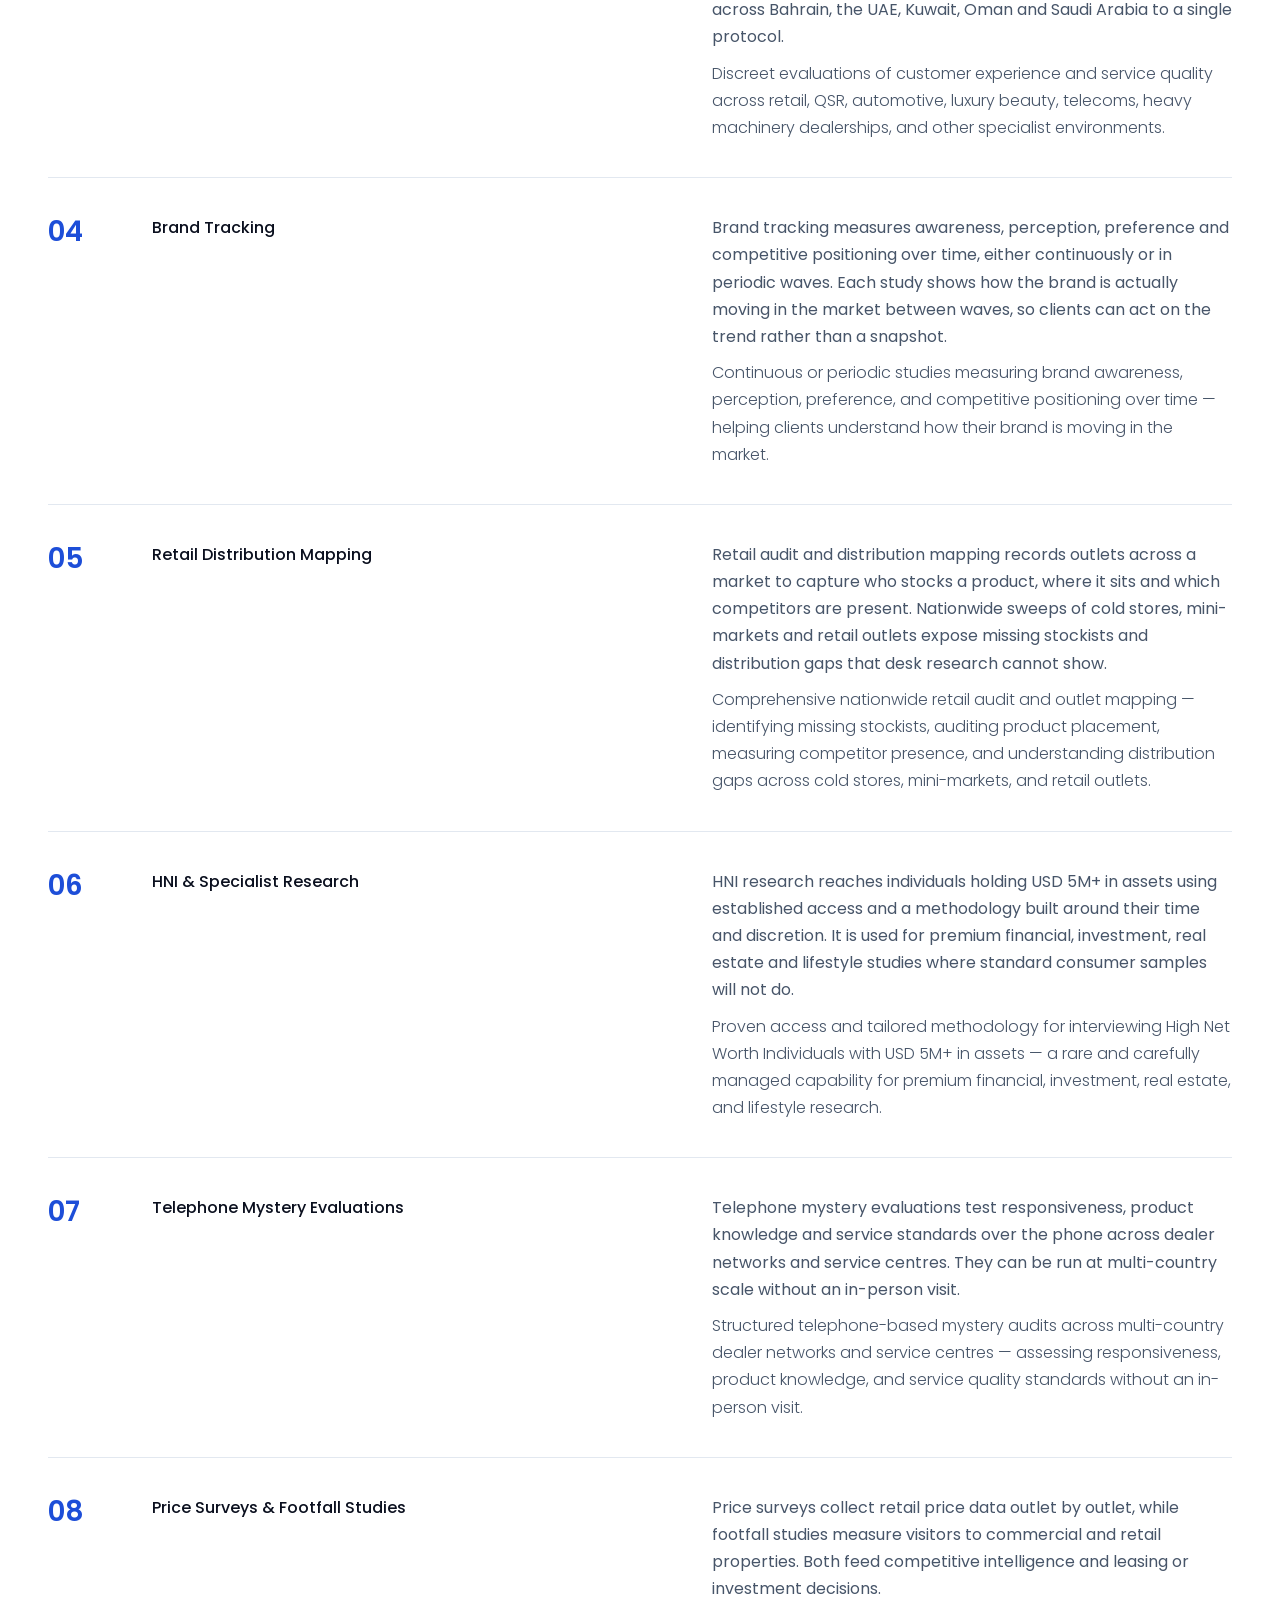
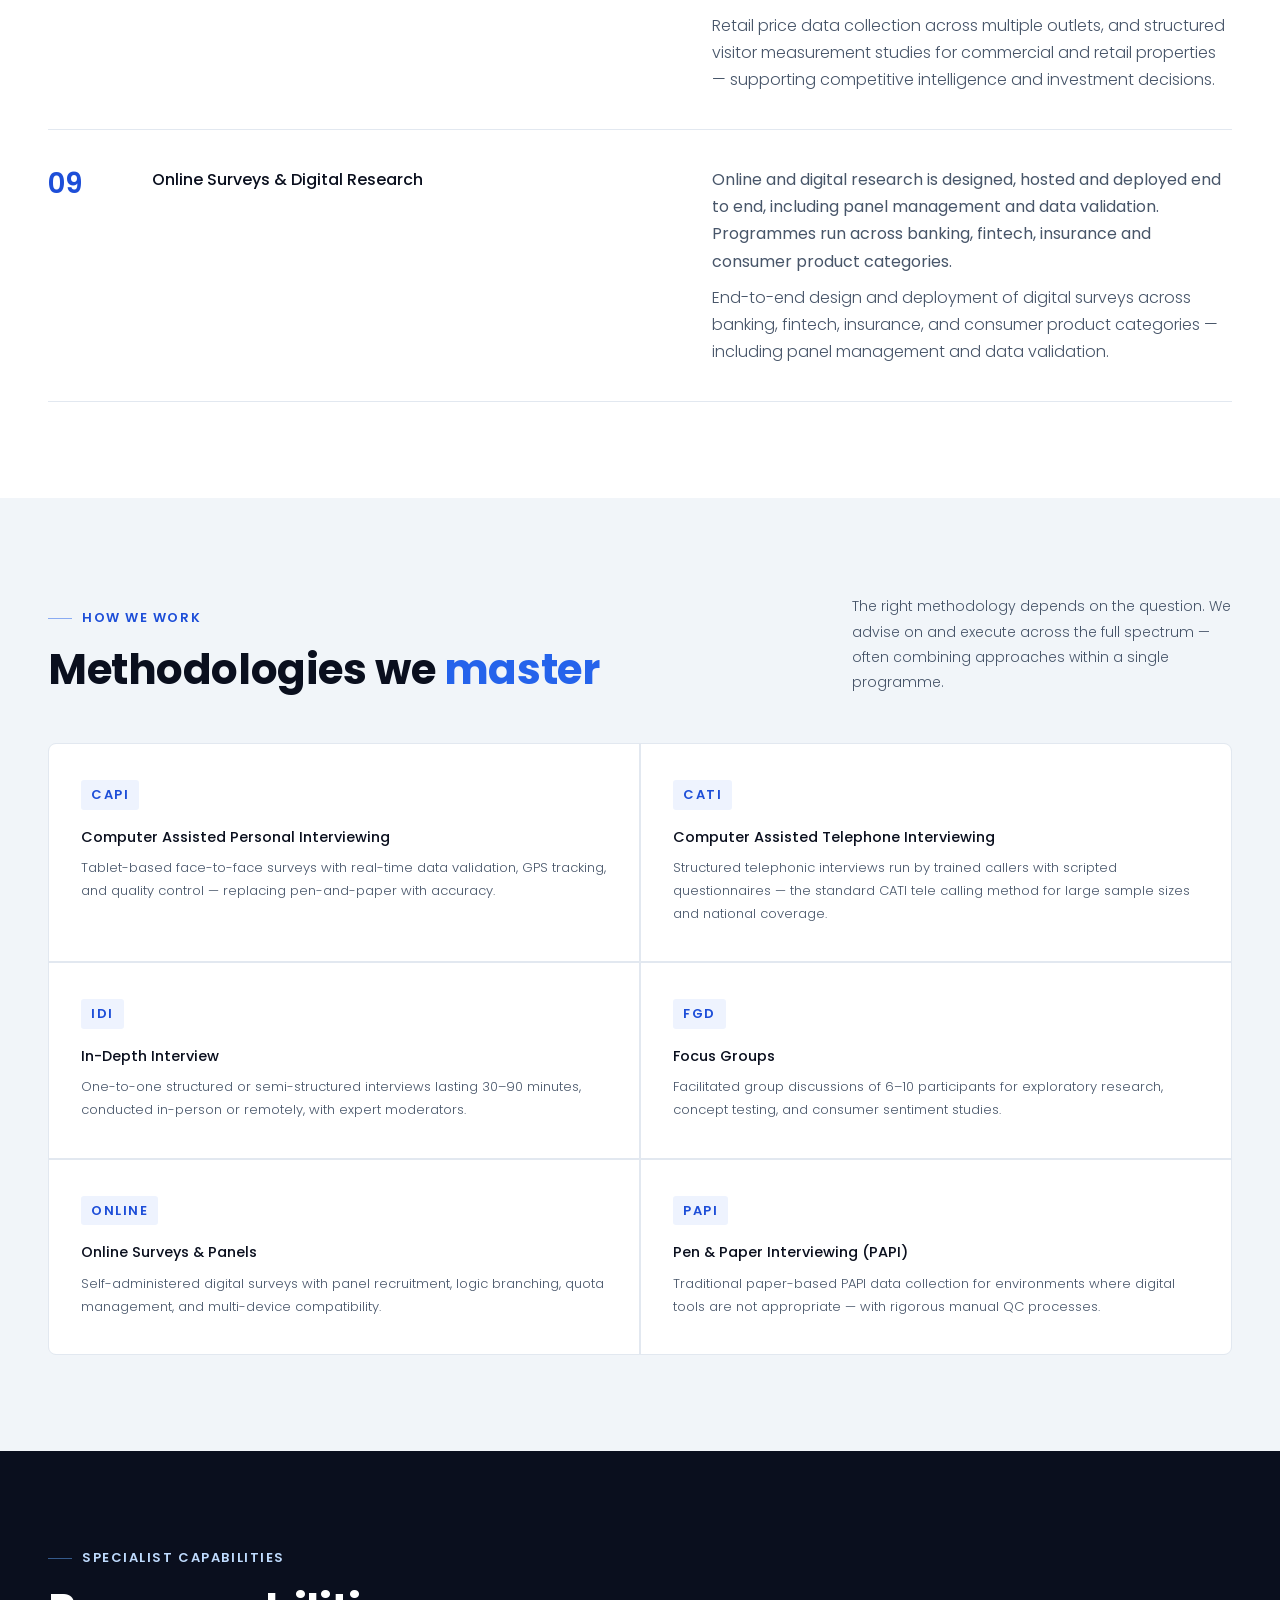
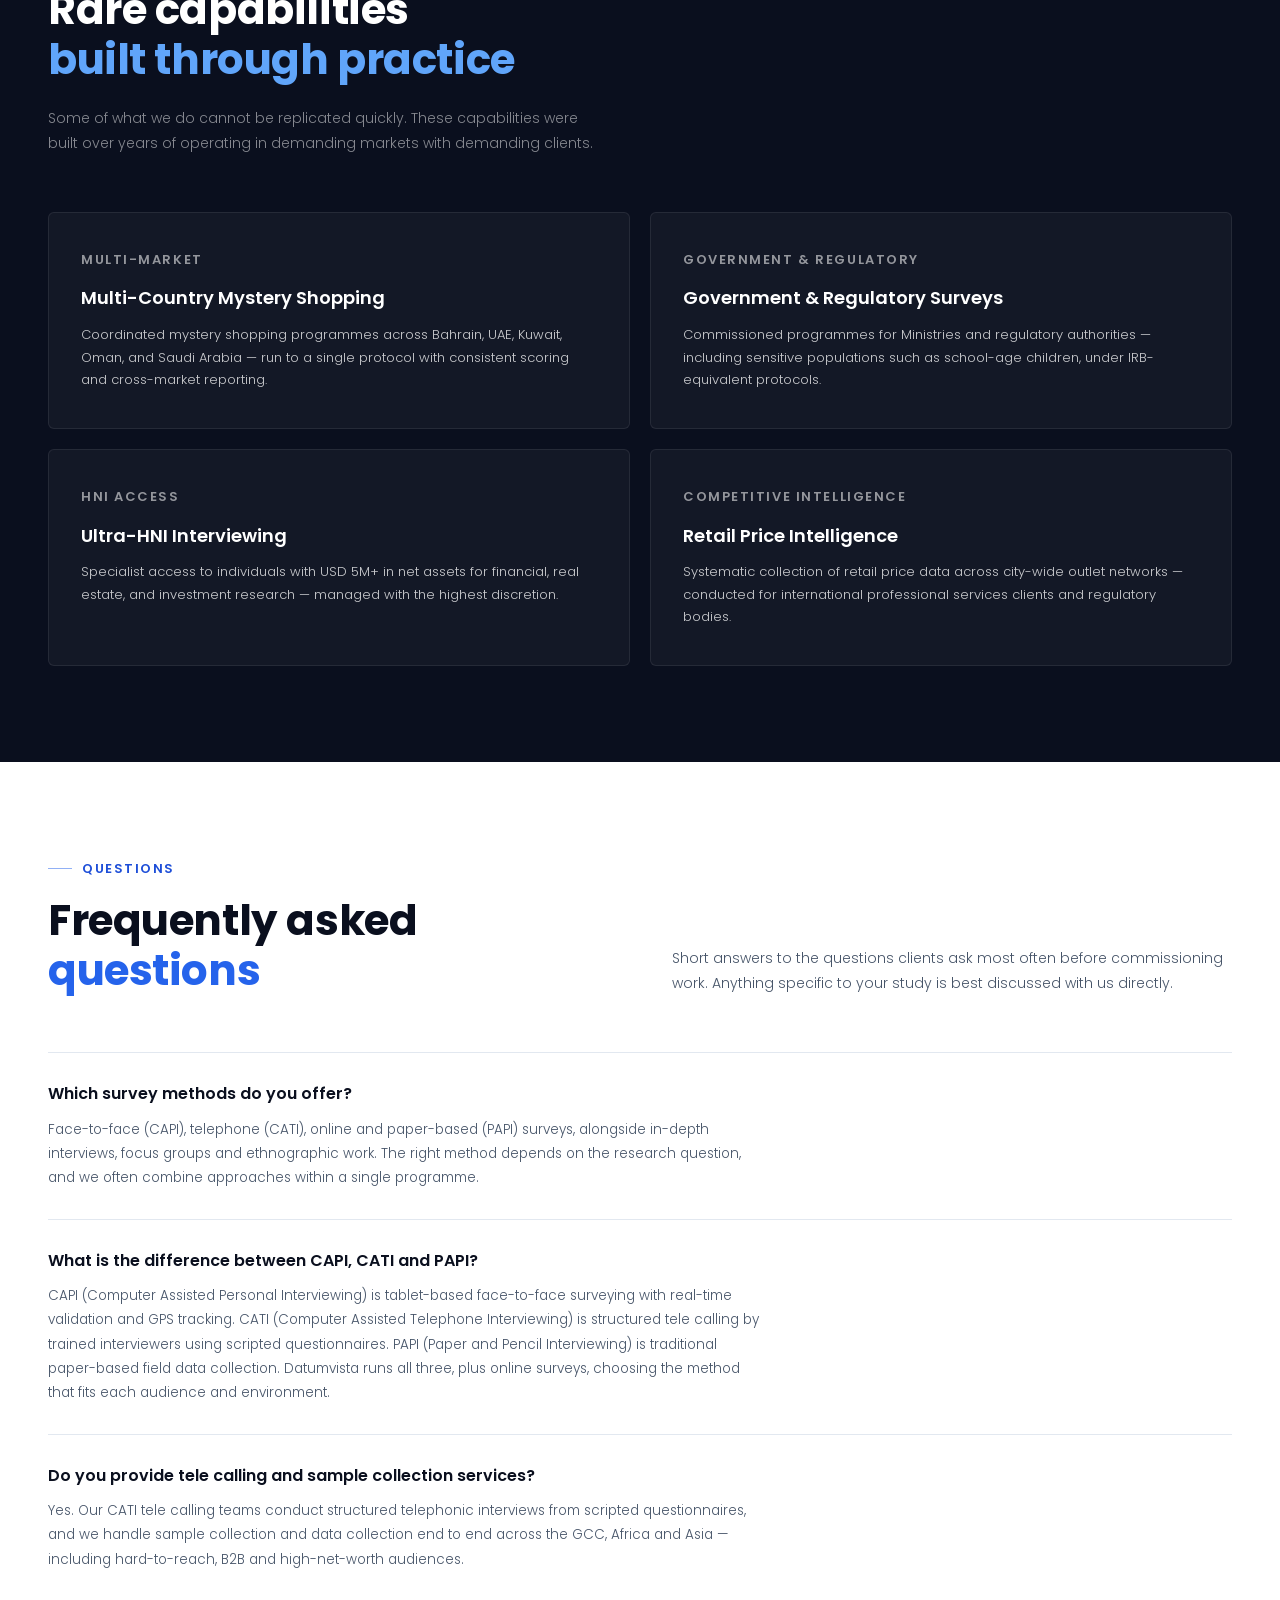
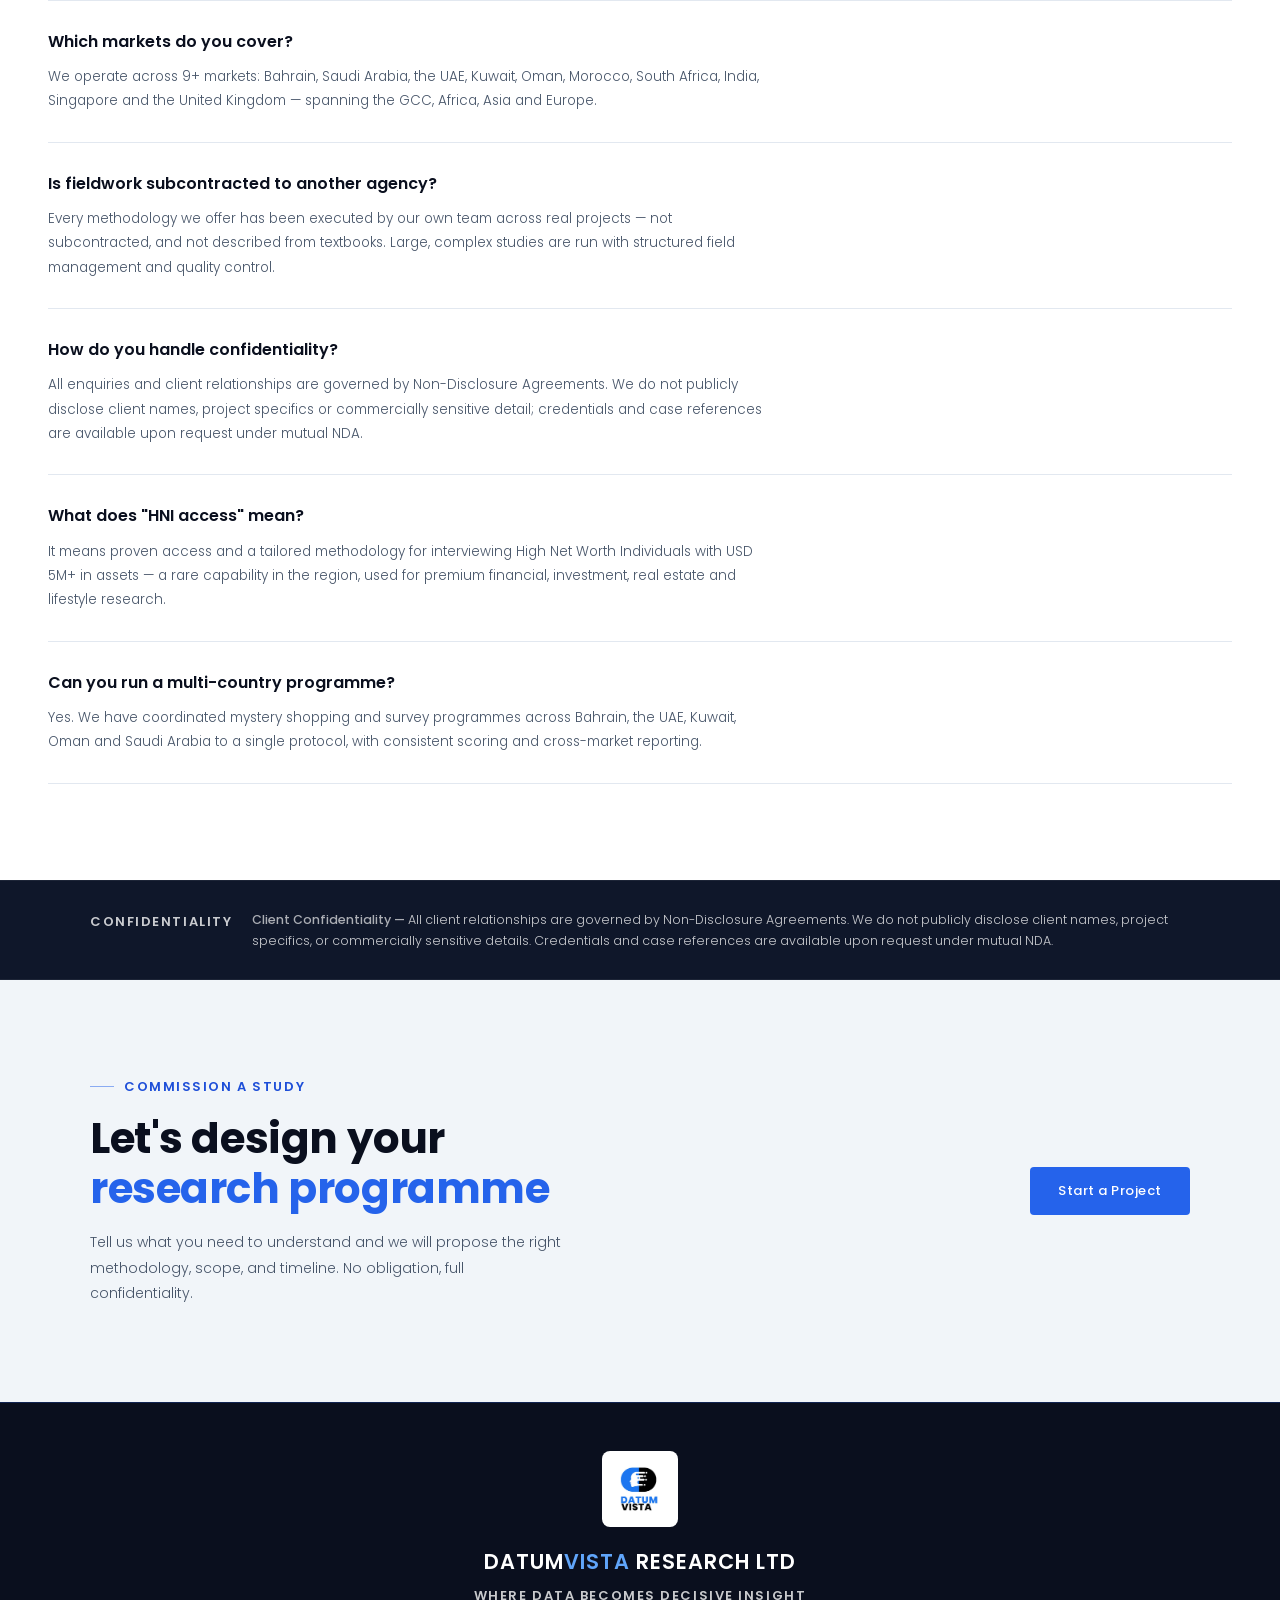
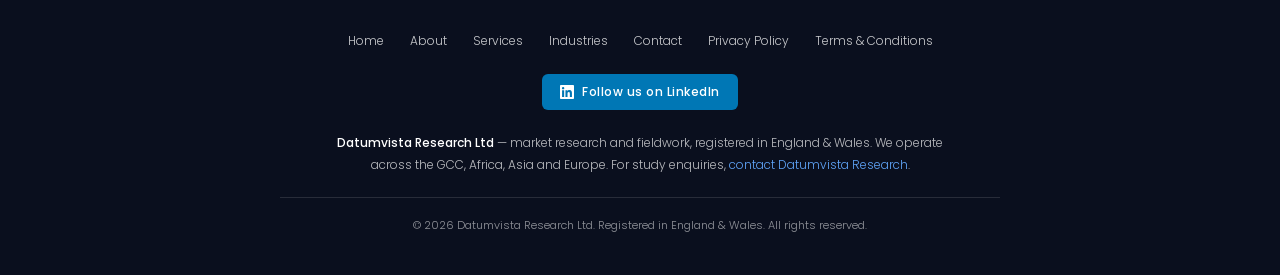
<file: services.html>
<!DOCTYPE html>
<html lang="en">
<head>
  <meta charset="UTF-8">
  <meta name="viewport" content="width=device-width, initial-scale=1.0">
  <meta name="description" content="Market research services in the GCC, Africa and Asia: qualitative and quantitative research, focus groups, IDIs, CAPI, PAPI and CATI tele calling surveys, sample collection, retail audits, mystery shopping and HNI research.">
  <title>Market Research Services in the GCC &amp; Beyond | Datumvista</title>
  <link rel="canonical" href="https://datumvista.com/services.html">
  <link rel="icon" href="/favicon.svg" type="image/svg+xml">
  <link rel="apple-touch-icon" href="/css/Images/Dvlogo.png">
  <meta property="og:type" content="website">
  <meta property="og:site_name" content="Datumvista Research Ltd">
  <meta property="og:locale" content="en_GB">
  <meta property="og:title" content="Market Research Services in the GCC &amp; Beyond | Datumvista">
  <meta property="og:description" content="Market research services in the GCC, Africa and Asia: qualitative and quantitative research, focus groups, IDIs, CAPI, PAPI and CATI tele calling surveys, sample collection, retail audits, mystery shopping and HNI research.">
  <meta property="og:url" content="https://datumvista.com/services.html">
  <meta property="og:image" content="https://datumvista.com/css/Images/dv-social-card.png">
  <meta property="og:image:alt" content="Datumvista Research Ltd logo">
  <meta name="twitter:card" content="summary_large_image">
  <meta name="twitter:title" content="Market Research Services in the GCC &amp; Beyond | Datumvista">
  <meta name="twitter:description" content="Market research services in the GCC, Africa and Asia: qualitative and quantitative research, focus groups, IDIs, CAPI, PAPI and CATI tele calling surveys, sample collection, retail audits, mystery shopping and HNI research.">
  <meta name="twitter:image" content="https://datumvista.com/css/Images/dv-social-card.png">
  <link rel="stylesheet" href="css/style.css?v=20261101-7">
  <link rel="preconnect" href="https://fonts.googleapis.com">
  <link href="https://fonts.googleapis.com/css2?family=Poppins:wght@400;500;600;700;800&display=swap" rel="stylesheet">
  <style>
    :root {
      --navy: #0a0f1e;
      --blue: #2563eb;
      --blue-light: #60a5fa;
      --slate-bg: #f1f5f9;
      --white: #ffffff;
      --border: #e2e8f0;
    }

    /* Header styles live in css/style.css (one shared header for every page) */

    /* ── HERO ── */
    .dv-hero {
      background: var(--navy);
      padding: 82px 48px 100px;
      position: relative;
      overflow: hidden;
    }
    .dv-hero::before {
      content: '';
      position: absolute;
      top: 0; right: -100px;
      width: 500px; height: 100%;
      background: linear-gradient(90deg, transparent, rgba(37,99,235,0.05));
      pointer-events: none;
    }
    .hero-inner-dv {
      max-width: 1100px;
      margin: 0 auto;
      display: grid;
      grid-template-columns: 1fr 420px;
      gap: 64px;
      align-items: end;
    }

    .hero-overline-dv {
      font-family: 'Poppins', sans-serif;
      font-size: 11px;
      font-weight: 500;
      letter-spacing: 0.18em;
      text-transform: uppercase;
      color: var(--blue-light);
      margin-bottom: 24px;
      display: flex;
      align-items: center;
      gap: 12px;
    }
    .hero-overline-dv::before {
      content: '';
      display: block;
      width: 32px; height: 1px;
      background: var(--blue-light);
      opacity: 0.6;
    }
    .hero-h1 {
      font-family: 'Poppins', sans-serif;
      font-size: clamp(38px, 4.5vw, 58px);
      font-weight: 800;
      color: #fff;
      line-height: 1.12;
      letter-spacing: -0.01em;
    }
    .hero-h1 em { font-style: normal; color: var(--blue-light); }
    .hero-desc-dv {
      font-family: 'Poppins', sans-serif;
      font-size: 15px;
      font-weight: 300;
      color: rgba(255,255,255,0.5);
      line-height: 1.8;
      margin-top: 24px;
    }
    .hero-disciplines {
      border-left: 1px solid rgba(255,255,255,0.1);
      padding-left: 32px;
      display: flex;
      flex-direction: column;
      gap: 16px;
    }
    .discipline-tag {
      font-family: 'Poppins', sans-serif;
      font-size: 12px;
      font-weight: 300;
      color: rgba(255,255,255,0.35);
      padding: 10px 0;
      border-bottom: 1px solid rgba(255,255,255,0.05);
      letter-spacing: 0.02em;
      transition: color 0.2s;
    }
    .discipline-tag:last-child { border-bottom: none; }
    .discipline-tag:hover { color: rgba(255,255,255,0.7); }

    /* ── SHARED ── */
    .dv-sec { padding: 96px 48px; }
    .dv-inner { max-width: 1100px; margin: 0 auto; }
    .bg-white { background: var(--white); }
    .bg-slate { background: var(--slate-bg); }
    .bg-navy { background: var(--navy); }

    .eyebrow {
      font-family: 'Poppins', sans-serif;
      font-size: 11px;
      font-weight: 500;
      letter-spacing: 0.18em;
      text-transform: uppercase;
      color: var(--blue);
      margin-bottom: 16px;
      display: flex;
      align-items: center;
      gap: 10px;
    }
    .eyebrow::before {
      content: '';
      display: block;
      width: 24px; height: 1px;
      background: var(--blue);
      opacity: 0.5;
    }
    .eyebrow.light { color: var(--blue-light); }
    .eyebrow.light::before { background: var(--blue-light); }

    .sec-title {
      font-family: 'Poppins', sans-serif;
      font-size: clamp(28px, 3.5vw, 42px);
      font-weight: 700;
      color: var(--navy);
      line-height: 1.2;
      letter-spacing: -0.01em;
    }
    .sec-title em { font-style: normal; color: var(--blue); }
    .sec-title.light { color: #fff; }
    .sec-title.light em { color: var(--blue-light); }

    .btn-prim {
      font-family: 'Poppins', sans-serif;
      font-size: 13px;
      font-weight: 500;
      letter-spacing: 0.04em;
      background: var(--blue);
      color: #fff;
      padding: 13px 28px;
      border-radius: 4px;
      text-decoration: none;
      display: inline-block;
      transition: background 0.2s, transform 0.15s;
    }
    .btn-prim:hover { background: #1d4ed8; transform: translateY(-1px); }
    .btn-sec {
      font-family: 'Poppins', sans-serif;
      font-size: 13px;
      font-weight: 400;
      letter-spacing: 0.04em;
      background: transparent;
      color: rgba(255,255,255,0.6);
      padding: 13px 28px;
      border-radius: 4px;
      border: 1px solid rgba(255,255,255,0.15);
      text-decoration: none;
      display: inline-block;
      transition: border-color 0.2s, color 0.2s;
    }
    .btn-sec:hover { border-color: rgba(255,255,255,0.4); color: #fff; }

    /* ── CORE SERVICES — large numbered list ── */
    .svc-sec-header {
      display: grid;
      grid-template-columns: 1fr 1fr;
      gap: 64px;
      margin-bottom: 56px;
      align-items: end;
    }
    .svc-sec-header p {
      font-family: 'Poppins', sans-serif;
      font-size: 14px;
      font-weight: 300;
      color: var(--text-muted);
      line-height: 1.8;
    }
    .svc-table { border-top: 1px solid var(--border); }
    .svc-row {
      display: grid;
      grid-template-columns: 64px 1fr 1fr;
      gap: 40px;
      padding: 36px 0;
      border-bottom: 1px solid var(--border);
      align-items: start;
      transition: background 0.15s;
    }
    .svc-row:hover { background: #fafbfd; margin: 0 -24px; padding-left: 24px; padding-right: 24px; }
    .svc-row-num {
      font-family: 'Poppins', sans-serif;
      font-size: 28px;
      font-weight: 700;
      color: var(--border);
      line-height: 1;
      padding-top: 4px;
    }
    .svc-row-title {
      font-family: 'Poppins', sans-serif;
      font-size: 16px;
      font-weight: 500;
      color: var(--navy);
      line-height: 1.3;
      padding-top: 4px;
    }
    .svc-row-desc {
      font-family: 'Poppins', sans-serif;
      font-size: 13.5px;
      font-weight: 300;
      color: var(--text-muted);
      line-height: 1.75;
    }
    .svc-answer {
      display: block;
      font-weight: 400;
      color: #334155;
      margin-bottom: 9px;
    }

    /* ── FAQ ── */
    .faq-list { border-top: 1px solid var(--border); }
    .faq-item { padding: 28px 0; border-bottom: 1px solid var(--border); }
    .faq-item h3 {
      font-family: 'Poppins', sans-serif;
      font-size: 16px;
      font-weight: 600;
      color: #0a0f1e;
      margin-bottom: 10px;
    }
    .faq-item p {
      font-family: 'Poppins', sans-serif;
      font-size: 13.5px;
      font-weight: 300;
      color: var(--text-muted);
      line-height: 1.8;
      max-width: 720px;
    }

    /* ── METHODOLOGIES — alternating blocks ── */
    .methods-header {
      display: flex;
      justify-content: space-between;
      align-items: end;
      margin-bottom: 48px;
      gap: 48px;
    }
    .methods-header p {
      font-family: 'Poppins', sans-serif;
      font-size: 14px;
      font-weight: 300;
      color: var(--text-muted);
      line-height: 1.8;
      max-width: 380px;
    }
    .methods-grid {
      display: grid;
      grid-template-columns: 1fr 1fr;
      gap: 2px;
      background: var(--border);
      border: 1px solid var(--border);
      border-radius: 8px;
      overflow: hidden;
    }
    .method-block {
      background: var(--white);
      padding: 36px 32px;
      transition: background 0.2s;
    }
    .method-block:hover { background: #f8fafc; }
    .method-tag {
      font-family: 'Poppins', sans-serif;
      font-size: 10px;
      font-weight: 500;
      letter-spacing: 0.14em;
      text-transform: uppercase;
      color: var(--blue);
      background: rgba(37,99,235,0.08);
      padding: 4px 10px;
      border-radius: 3px;
      display: inline-block;
      margin-bottom: 18px;
    }
    .method-block h3 {
      font-family: 'Poppins', sans-serif;
      font-size: 14.5px;
      font-weight: 500;
      color: var(--navy);
      margin-bottom: 10px;
      line-height: 1.35;
    }
    .method-block p {
      font-family: 'Poppins', sans-serif;
      font-size: 13px;
      font-weight: 300;
      color: var(--text-muted);
      line-height: 1.75;
    }

    /* ── SPECIALIST CAPABILITIES — dark feature section ── */
    .spec-intro {
      max-width: 560px;
      margin-bottom: 56px;
    }
    .spec-intro p {
      font-family: 'Poppins', sans-serif;
      font-size: 14px;
      font-weight: 300;
      color: rgba(255,255,255,0.5);
      line-height: 1.8;
      margin-top: 20px;
    }
    .spec-cards {
      display: grid;
      grid-template-columns: repeat(2, 1fr);
      gap: 20px;
    }
    .spec-card {
      background: rgba(255,255,255,0.04);
      border: 1px solid rgba(255,255,255,0.08);
      border-radius: 6px;
      padding: 36px 32px;
      transition: background 0.2s, border-color 0.2s;
    }
    .spec-card:hover {
      background: rgba(255,255,255,0.07);
      border-color: rgba(255,255,255,0.14);
    }
    .spec-card-label {
      font-family: 'Poppins', sans-serif;
      font-size: 10px;
      font-weight: 500;
      letter-spacing: 0.16em;
      text-transform: uppercase;
      color: var(--blue-light);
      opacity: 0.7;
      margin-bottom: 16px;
    }
    .spec-card h3 {
      font-family: 'Poppins', sans-serif;
      font-size: 18px;
      font-weight: 600;
      color: #fff;
      margin-bottom: 14px;
      line-height: 1.3;
    }
    .spec-card p {
      font-family: 'Poppins', sans-serif;
      font-size: 13px;
      font-weight: 300;
      color: rgba(255,255,255,0.45);
      line-height: 1.75;
    }

    /* ── CONF BAR ── */
    .dv-conf {
      background: #0f172a;
      border-top: 1px solid rgba(255,255,255,0.06);
      border-bottom: 1px solid rgba(255,255,255,0.06);
      padding: 28px 48px;
    }
    .dv-conf-inner {
      max-width: 1100px;
      margin: 0 auto;
      display: flex;
      align-items: flex-start;
      gap: 20px;
    }
    .dv-conf-label {
      font-family: 'Poppins', sans-serif;
      font-size: 10px;
      font-weight: 500;
      letter-spacing: 0.16em;
      text-transform: uppercase;
      color: var(--blue-light);
      white-space: nowrap;
      padding-top: 2px;
      flex-shrink: 0;
    }
    .dv-conf-text {
      font-family: 'Poppins', sans-serif;
      font-size: 12.5px;
      font-weight: 300;
      color: rgba(255,255,255,0.4);
      line-height: 1.7;
    }
    .dv-conf-text b { color: rgba(255,255,255,0.65); font-weight: 500; }

    /* ── CTA ── */
    .dv-cta {
      background: var(--slate-bg);
      padding: 96px 48px;
    }
    .dv-cta-inner {
      max-width: 1100px;
      margin: 0 auto;
      display: grid;
      grid-template-columns: 1fr auto;
      gap: 64px;
      align-items: center;
    }
    .dv-cta-inner p {
      font-family: 'Poppins', sans-serif;
      font-size: 14px;
      font-weight: 300;
      color: var(--text-muted);
      line-height: 1.8;
      margin-top: 16px;
      max-width: 480px;
    }


    /* ── RESPONSIVE ── */
    @media (max-width: 900px) {
      .dv-hero { padding: 32px 24px 72px; }
      .hero-inner-dv { grid-template-columns: 1fr; gap: 40px; }
      .hero-disciplines { border-left: none; border-top: 1px solid rgba(255,255,255,0.1); padding-left: 0; padding-top: 24px; flex-direction: row; flex-wrap: wrap; gap: 8px; }
      .discipline-tag { border: 1px solid rgba(255,255,255,0.08); padding: 6px 12px; border-radius: 20px; font-size: 11px; }
      .svc-sec-header { grid-template-columns: 1fr; gap: 20px; }
      .svc-row { grid-template-columns: 48px 1fr; gap: 20px; }
      .svc-row-desc { display: none; }
      .methods-header { flex-direction: column; gap: 20px; }
      .methods-grid { grid-template-columns: 1fr; }
      .spec-cards { grid-template-columns: 1fr; }
      .dv-cta-inner { grid-template-columns: 1fr; gap: 28px; }
      .dv-sec { padding: 64px 24px; }
      .dv-conf { padding: 24px; }
    }
    @media (max-width: 600px) {
      .svc-row { grid-template-columns: 1fr; }
      .svc-row-num { display: none; }
    }
  </style>
  <script type="application/ld+json">
  {
    "@context": "https://schema.org",
    "@graph": [
      {
        "@type": "BreadcrumbList",
        "@id": "https://datumvista.com/services.html#breadcrumb",
        "itemListElement": [
          { "@type": "ListItem", "position": 1, "name": "Home", "item": "https://datumvista.com/" },
          { "@type": "ListItem", "position": 2, "name": "Services", "item": "https://datumvista.com/services.html" }
        ]
      },
      {
        "@type": "Service",
        "@id": "https://datumvista.com/services.html#qualitative-research",
        "name": "Qualitative Research",
        "serviceType": "Qualitative market research",
        "description": "In-Depth Interviews (IDIs), Focus Groups, and ethnographic approaches that reveal motivations, attitudes, and emotional drivers beyond surface-level responses. Conducted face-to-face or remotely.",
        "provider": { "@id": "https://datumvista.com/#organization" },
        "areaServed": { "@type": "Place", "name": "Gulf Cooperation Council (GCC)" },
        "url": "https://datumvista.com/services.html#qualitative-research"
      },
      {
        "@type": "Service",
        "@id": "https://datumvista.com/services.html#quantitative-surveys",
        "name": "Quantitative Surveys",
        "serviceType": "Quantitative market research and data collection",
        "description": "Face-to-face (CAPI), telephone (CATI tele calling), online, and paper (PAPI) surveys with sample collection handled across large, complex sample sizes, with structured field management and quality control across multiple locations.",
        "provider": { "@id": "https://datumvista.com/#organization" },
        "areaServed": { "@type": "Place", "name": "Gulf Cooperation Council (GCC)" },
        "url": "https://datumvista.com/services.html#quantitative-surveys"
      },
      {
        "@type": "Service",
        "@id": "https://datumvista.com/services.html#mystery-shopping",
        "name": "Mystery Shopping",
        "serviceType": "Mystery shopping",
        "description": "Discreet evaluations of customer experience and service quality across retail, QSR, automotive, luxury beauty, telecoms, heavy machinery dealerships, and other specialist environments.",
        "provider": { "@id": "https://datumvista.com/#organization" },
        "areaServed": { "@type": "Place", "name": "Gulf Cooperation Council (GCC)" },
        "url": "https://datumvista.com/services.html#mystery-shopping"
      },
      {
        "@type": "Service",
        "@id": "https://datumvista.com/services.html#brand-tracking",
        "name": "Brand Tracking",
        "serviceType": "Brand tracking research",
        "description": "Continuous or periodic studies measuring brand awareness, perception, preference, and competitive positioning over time — helping clients understand how their brand is moving in the market.",
        "provider": { "@id": "https://datumvista.com/#organization" },
        "areaServed": { "@type": "Place", "name": "Gulf Cooperation Council (GCC)" },
        "url": "https://datumvista.com/services.html#brand-tracking"
      },
      {
        "@type": "Service",
        "@id": "https://datumvista.com/services.html#retail-distribution-mapping",
        "name": "Retail Distribution Mapping",
        "serviceType": "Retail audit and distribution mapping",
        "description": "Comprehensive nationwide retail audit and outlet mapping — identifying missing stockists, auditing product placement, measuring competitor presence, and understanding distribution gaps across cold stores, mini-markets, and retail outlets.",
        "provider": { "@id": "https://datumvista.com/#organization" },
        "areaServed": { "@type": "Place", "name": "Gulf Cooperation Council (GCC)" },
        "url": "https://datumvista.com/services.html#retail-distribution-mapping"
      },
      {
        "@type": "Service",
        "@id": "https://datumvista.com/services.html#hni-specialist-research",
        "name": "HNI & Specialist Research",
        "serviceType": "High net worth individual research",
        "description": "Proven access and tailored methodology for interviewing High Net Worth Individuals with USD 5M+ in assets — a rare and carefully managed capability for premium financial, investment, real estate, and lifestyle research.",
        "provider": { "@id": "https://datumvista.com/#organization" },
        "areaServed": { "@type": "Place", "name": "Gulf Cooperation Council (GCC)" },
        "url": "https://datumvista.com/services.html#hni-specialist-research"
      },
      {
        "@type": "Service",
        "@id": "https://datumvista.com/services.html#telephone-mystery-evaluations",
        "name": "Telephone Mystery Evaluations",
        "serviceType": "Telephone mystery shopping",
        "description": "Structured telephone-based mystery audits across multi-country dealer networks and service centres — assessing responsiveness, product knowledge, and service quality standards without an in-person visit.",
        "provider": { "@id": "https://datumvista.com/#organization" },
        "url": "https://datumvista.com/services.html#telephone-mystery-evaluations"
      },
      {
        "@type": "Service",
        "@id": "https://datumvista.com/services.html#price-surveys-footfall",
        "name": "Price Surveys & Footfall Studies",
        "serviceType": "Retail price auditing and footfall measurement",
        "description": "Retail price data collection across multiple outlets, and structured visitor measurement studies for commercial and retail properties — supporting competitive intelligence and investment decisions.",
        "provider": { "@id": "https://datumvista.com/#organization" },
        "url": "https://datumvista.com/services.html#price-surveys-footfall"
      },
      {
        "@type": "Service",
        "@id": "https://datumvista.com/services.html#online-surveys-digital-research",
        "name": "Online Surveys & Digital Research",
        "serviceType": "Online survey research",
        "description": "End-to-end design and deployment of digital surveys across banking, fintech, insurance, and consumer product categories — including panel management and data validation.",
        "provider": { "@id": "https://datumvista.com/#organization" },
        "url": "https://datumvista.com/services.html#online-surveys-digital-research"
      }
    ]
  }
  </script>
  <script type="application/ld+json">
  {
    "@context": "https://schema.org",
    "@type": "FAQPage",
    "@id": "https://datumvista.com/services.html#faq",
    "mainEntity": [
      {
        "@type": "Question",
        "name": "Which survey methods do you offer?",
        "acceptedAnswer": {
          "@type": "Answer",
          "text": "Face-to-face (CAPI), telephone (CATI), online and paper-based (PAPI) surveys, alongside in-depth interviews, focus groups and ethnographic work. The right method depends on the research question, and we often combine approaches within a single programme."
        }
      },
      {
        "@type": "Question",
        "name": "What is the difference between CAPI, CATI and PAPI?",
        "acceptedAnswer": {
          "@type": "Answer",
          "text": "CAPI (Computer Assisted Personal Interviewing) is tablet-based face-to-face surveying with real-time validation and GPS tracking. CATI (Computer Assisted Telephone Interviewing) is structured tele calling by trained interviewers using scripted questionnaires. PAPI (Paper and Pencil Interviewing) is traditional paper-based field data collection. Datumvista runs all three, plus online surveys, choosing the method that fits each audience and environment."
        }
      },
      {
        "@type": "Question",
        "name": "Do you provide tele calling and sample collection services?",
        "acceptedAnswer": {
          "@type": "Answer",
          "text": "Yes. Our CATI tele calling teams conduct structured telephonic interviews from scripted questionnaires, and we handle sample collection and data collection end to end across the GCC, Africa and Asia — including hard-to-reach, B2B and high-net-worth audiences."
        }
      },
      {
        "@type": "Question",
        "name": "Which markets do you cover?",
        "acceptedAnswer": {
          "@type": "Answer",
          "text": "We operate across 9+ markets: Bahrain, Saudi Arabia, the UAE, Kuwait, Oman, Morocco, South Africa, India, Singapore and the United Kingdom — spanning the GCC, Africa, Asia and Europe."
        }
      },
      {
        "@type": "Question",
        "name": "Is fieldwork subcontracted to another agency?",
        "acceptedAnswer": {
          "@type": "Answer",
          "text": "Every methodology we offer has been executed by our own team across real projects — not subcontracted, and not described from textbooks. Large, complex studies are run with structured field management and quality control."
        }
      },
      {
        "@type": "Question",
        "name": "How do you handle confidentiality?",
        "acceptedAnswer": {
          "@type": "Answer",
          "text": "All enquiries and client relationships are governed by Non-Disclosure Agreements. We do not publicly disclose client names, project specifics or commercially sensitive detail; credentials and case references are available upon request under mutual NDA."
        }
      },
      {
        "@type": "Question",
        "name": "What does \"HNI access\" mean?",
        "acceptedAnswer": {
          "@type": "Answer",
          "text": "It means proven access and a tailored methodology for interviewing High Net Worth Individuals with USD 5M+ in assets — a rare capability in the region, used for premium financial, investment, real estate and lifestyle research."
        }
      },
      {
        "@type": "Question",
        "name": "Can you run a multi-country programme?",
        "acceptedAnswer": {
          "@type": "Answer",
          "text": "Yes. We have coordinated mystery shopping and survey programmes across Bahrain, the UAE, Kuwait, Oman and Saudi Arabia to a single protocol, with consistent scoring and cross-market reporting."
        }
      }
    ]
  }
  </script>
</head>
<body>
  <a class="skip-link" href="#main">Skip to main content</a>

    <header class="nav-bar" id="mainNav">
    <a href="/" class="nav-logo">
      <img src="/css/Images/Dvlogo.png" alt="Datumvista logo" class="logo-img" width="160" height="161" decoding="async">
    </a>
    <button class="nav-toggle" id="navToggle" aria-label="Toggle menu" aria-expanded="false" aria-controls="navLinks">
      <span></span><span></span><span></span>
    </button>
    <nav class="nav-links-bar" id="navLinks" aria-label="Main">
      <a href="/">Home</a>
      <a href="/about.html">About</a>
      <a href="/services.html" aria-current="page">Services</a>
      <a href="/industries.html">Industries</a>
      <!-- <a href="/research.html">Insights</a> -->
      <a href="/contact.html">Contact</a>
      <a href="/contact.html#contactForm" class="nav-cta">Start a Project</a>
    </nav>
  </header>

  <main id="main">

  <!-- HERO -->
  <div class="dv-hero">
    <div class="hero-inner-dv">
      <div>
        <nav class="bc" aria-label="Breadcrumb"><a href="/">Home</a> &rsaquo; <span aria-current="page">Services</span></nav>
        <div class="hero-overline-dv">Our Expertise</div>
        <h1 class="hero-h1">Full-spectrum<br><em>Research Capability</em></h1>
        <p class="hero-desc-dv">Methodological depth and practitioner-level expertise across all major research disciplines — designed for high-stakes decisions.</p>
      </div>
      <div class="hero-disciplines">
        <div class="discipline-tag">Qualitative Research</div>
        <div class="discipline-tag">Quantitative Surveys</div>
        <div class="discipline-tag">Mystery Shopping</div>
        <div class="discipline-tag">Brand Tracking</div>
        <div class="discipline-tag">Retail Distribution Mapping</div>
        <div class="discipline-tag">HNI & Specialist Research</div>
        <div class="discipline-tag">Price Surveys & Footfall</div>
        <div class="discipline-tag">Online & Digital Research</div>
      </div>
    </div>
  </div>

  <!-- CORE SERVICES -->
  <section class="dv-sec bg-white">
    <div class="dv-inner">
      <div class="svc-sec-header">
        <div>
          <div class="eyebrow">Core Services</div>
          <h2 class="sec-title">What we <em>deliver</em></h2>
        </div>
        <p>We handle large, complex studies across multiple geographies. Every service below has been delivered by our own team across real engagements — not subcontracted or described from textbooks.</p>
      </div>
      <div class="svc-table">
        <div class="svc-row" id="qualitative-research">
          <div class="svc-row-num">01</div>
          <div class="svc-row-title">Qualitative Research</div>
          <div class="svc-row-desc"><p class="svc-answer">Datumvista runs in-depth interviews, focus groups and ethnographic work, delivered face-to-face or remotely by experienced moderators. Studies are built to surface motivations and attitudes that surveys cannot reach, and are executed across the GCC and the other markets we operate in.</p>In-Depth Interviews (IDIs), Focus Groups, and ethnographic approaches that reveal motivations, attitudes, and emotional drivers beyond surface-level responses. Conducted face-to-face or remotely.</div>
        </div>
        <div class="svc-row" id="quantitative-surveys">
          <div class="svc-row-num">02</div>
          <div class="svc-row-title">Quantitative Surveys</div>
          <div class="svc-row-desc"><p class="svc-answer">We collect survey data face-to-face (CAPI), by telephone through CATI tele calling, online and on paper (PAPI), with structured field management and quality control behind every project. Large, complex sample collection is handled across multiple locations in the GCC and beyond.</p>Face-to-face (CAPI), CATI tele calling, online, and paper (PAPI) surveys. We handle large, complex sample sizes with structured field management and quality control across multiple locations.</div>
        </div>
        <div class="svc-row" id="mystery-shopping">
          <div class="svc-row-num">03</div>
          <div class="svc-row-title">Mystery Shopping</div>
          <div class="svc-row-desc"><p class="svc-answer">Mystery shopping is a discreet, visit-by-visit evaluation of customer experience and service quality carried out by trained field staff. Programmes cover retail, QSR, automotive, luxury beauty, telecoms and heavy machinery dealerships, and can run across Bahrain, the UAE, Kuwait, Oman and Saudi Arabia to a single protocol.</p>Discreet evaluations of customer experience and service quality across retail, QSR, automotive, luxury beauty, telecoms, heavy machinery dealerships, and other specialist environments.</div>
        </div>
        <div class="svc-row" id="brand-tracking">
          <div class="svc-row-num">04</div>
          <div class="svc-row-title">Brand Tracking</div>
          <div class="svc-row-desc"><p class="svc-answer">Brand tracking measures awareness, perception, preference and competitive positioning over time, either continuously or in periodic waves. Each study shows how the brand is actually moving in the market between waves, so clients can act on the trend rather than a snapshot.</p>Continuous or periodic studies measuring brand awareness, perception, preference, and competitive positioning over time — helping clients understand how their brand is moving in the market.</div>
        </div>
        <div class="svc-row" id="retail-distribution-mapping">
          <div class="svc-row-num">05</div>
          <div class="svc-row-title">Retail Distribution Mapping</div>
          <div class="svc-row-desc"><p class="svc-answer">Retail audit and distribution mapping records outlets across a market to capture who stocks a product, where it sits and which competitors are present. Nationwide sweeps of cold stores, mini-markets and retail outlets expose missing stockists and distribution gaps that desk research cannot show.</p>Comprehensive nationwide retail audit and outlet mapping — identifying missing stockists, auditing product placement, measuring competitor presence, and understanding distribution gaps across cold stores, mini-markets, and retail outlets.</div>
        </div>
        <div class="svc-row" id="hni-specialist-research">
          <div class="svc-row-num">06</div>
          <div class="svc-row-title">HNI & Specialist Research</div>
          <div class="svc-row-desc"><p class="svc-answer">HNI research reaches individuals holding USD 5M+ in assets using established access and a methodology built around their time and discretion. It is used for premium financial, investment, real estate and lifestyle studies where standard consumer samples will not do.</p>Proven access and tailored methodology for interviewing High Net Worth Individuals with USD 5M+ in assets — a rare and carefully managed capability for premium financial, investment, real estate, and lifestyle research.</div>
        </div>
        <div class="svc-row" id="telephone-mystery-evaluations">
          <div class="svc-row-num">07</div>
          <div class="svc-row-title">Telephone Mystery Evaluations</div>
          <div class="svc-row-desc"><p class="svc-answer">Telephone mystery evaluations test responsiveness, product knowledge and service standards over the phone across dealer networks and service centres. They can be run at multi-country scale without an in-person visit.</p>Structured telephone-based mystery audits across multi-country dealer networks and service centres — assessing responsiveness, product knowledge, and service quality standards without an in-person visit.</div>
        </div>
        <div class="svc-row" id="price-surveys-footfall">
          <div class="svc-row-num">08</div>
          <div class="svc-row-title">Price Surveys & Footfall Studies</div>
          <div class="svc-row-desc"><p class="svc-answer">Price surveys collect retail price data outlet by outlet, while footfall studies measure visitors to commercial and retail properties. Both feed competitive intelligence and leasing or investment decisions.</p>Retail price data collection across multiple outlets, and structured visitor measurement studies for commercial and retail properties — supporting competitive intelligence and investment decisions.</div>
        </div>
        <div class="svc-row" id="online-surveys-digital-research">
          <div class="svc-row-num">09</div>
          <div class="svc-row-title">Online Surveys & Digital Research</div>
          <div class="svc-row-desc"><p class="svc-answer">Online and digital research is designed, hosted and deployed end to end, including panel management and data validation. Programmes run across banking, fintech, insurance and consumer product categories.</p>End-to-end design and deployment of digital surveys across banking, fintech, insurance, and consumer product categories — including panel management and data validation.</div>
        </div>
      </div>
    </div>
  </section>

  <!-- METHODOLOGIES -->
  <section class="dv-sec bg-slate">
    <div class="dv-inner">
      <div class="methods-header">
        <div>
          <div class="eyebrow">How We Work</div>
          <h2 class="sec-title">Methodologies we <em>master</em></h2>
        </div>
        <p>The right methodology depends on the question. We advise on and execute across the full spectrum — often combining approaches within a single programme.</p>
      </div>
      <div class="methods-grid">
        <div class="method-block">
          <div class="method-tag">CAPI</div>
          <h3>Computer Assisted Personal Interviewing</h3>
          <p>Tablet-based face-to-face surveys with real-time data validation, GPS tracking, and quality control — replacing pen-and-paper with accuracy.</p>
        </div>
        <div class="method-block">
          <div class="method-tag">CATI</div>
          <h3>Computer Assisted Telephone Interviewing</h3>
          <p>Structured telephonic interviews run by trained callers with scripted questionnaires — the standard CATI tele calling method for large sample sizes and national coverage.</p>
        </div>
        <div class="method-block">
          <div class="method-tag">IDI</div>
          <h3>In-Depth Interview</h3>
          <p>One-to-one structured or semi-structured interviews lasting 30–90 minutes, conducted in-person or remotely, with expert moderators.</p>
        </div>
        <div class="method-block">
          <div class="method-tag">FGD</div>
          <h3>Focus Groups</h3>
          <p>Facilitated group discussions of 6–10 participants for exploratory research, concept testing, and consumer sentiment studies.</p>
        </div>
        <div class="method-block">
          <div class="method-tag">Online</div>
          <h3>Online Surveys & Panels</h3>
          <p>Self-administered digital surveys with panel recruitment, logic branching, quota management, and multi-device compatibility.</p>
        </div>
        <div class="method-block">
          <div class="method-tag">PAPI</div>
          <h3>Pen &amp; Paper Interviewing (PAPI)</h3>
          <p>Traditional paper-based PAPI data collection for environments where digital tools are not appropriate — with rigorous manual QC processes.</p>
        </div>
      </div>
    </div>
  </section>

  <!-- SPECIALIST CAPABILITIES -->
  <section class="dv-sec bg-navy">
    <div class="dv-inner">
      <div class="eyebrow light">Specialist Capabilities</div>
      <div class="spec-intro">
        <h2 class="sec-title light">Rare capabilities<br><em>built through practice</em></h2>
        <p>Some of what we do cannot be replicated quickly. These capabilities were built over years of operating in demanding markets with demanding clients.</p>
      </div>
      <div class="spec-cards">
        <div class="spec-card">
          <div class="spec-card-label">Multi-Market</div>
          <h3>Multi-Country Mystery Shopping</h3>
          <p>Coordinated mystery shopping programmes across Bahrain, UAE, Kuwait, Oman, and Saudi Arabia — run to a single protocol with consistent scoring and cross-market reporting.</p>
        </div>
        <div class="spec-card">
          <div class="spec-card-label">Government & Regulatory</div>
          <h3>Government & Regulatory Surveys</h3>
          <p>Commissioned programmes for Ministries and regulatory authorities — including sensitive populations such as school-age children, under IRB-equivalent protocols.</p>
        </div>
        <div class="spec-card">
          <div class="spec-card-label">HNI Access</div>
          <h3>Ultra-HNI Interviewing</h3>
          <p>Specialist access to individuals with USD 5M+ in net assets for financial, real estate, and investment research — managed with the highest discretion.</p>
        </div>
        <div class="spec-card">
          <div class="spec-card-label">Competitive Intelligence</div>
          <h3>Retail Price Intelligence</h3>
          <p>Systematic collection of retail price data across city-wide outlet networks — conducted for international professional services clients and regulatory bodies.</p>
        </div>
      </div>
    </div>
  </section>

  <!-- FAQ -->
  <section class="dv-sec bg-white" id="faq">
    <div class="dv-inner">
      <div class="svc-sec-header">
        <div>
          <div class="eyebrow">Questions</div>
          <h2 class="sec-title">Frequently asked <em>questions</em></h2>
        </div>
        <p>Short answers to the questions clients ask most often before commissioning work. Anything specific to your study is best discussed with us directly.</p>
      </div>
      <div class="faq-list">
        <div class="faq-item">
          <h3>Which survey methods do you offer?</h3>
          <p>Face-to-face (CAPI), telephone (CATI), online and paper-based (PAPI) surveys, alongside in-depth interviews, focus groups and ethnographic work. The right method depends on the research question, and we often combine approaches within a single programme.</p>
          <!-- TODO: review for accuracy -->
        </div>
        <div class="faq-item">
          <h3>What is the difference between CAPI, CATI and PAPI?</h3>
          <p>CAPI (Computer Assisted Personal Interviewing) is tablet-based face-to-face surveying with real-time validation and GPS tracking. CATI (Computer Assisted Telephone Interviewing) is structured tele calling by trained interviewers using scripted questionnaires. PAPI (Paper and Pencil Interviewing) is traditional paper-based field data collection. Datumvista runs all three, plus online surveys, choosing the method that fits each audience and environment.</p>
          <!-- TODO: review for accuracy -->
        </div>
        <div class="faq-item">
          <h3>Do you provide tele calling and sample collection services?</h3>
          <p>Yes. Our CATI tele calling teams conduct structured telephonic interviews from scripted questionnaires, and we handle sample collection and data collection end to end across the GCC, Africa and Asia — including hard-to-reach, B2B and high-net-worth audiences.</p>
          <!-- TODO: review for accuracy -->
        </div>
        <div class="faq-item">
          <h3>Which markets do you cover?</h3>
          <p>We operate across 9+ markets: Bahrain, Saudi Arabia, the UAE, Kuwait, Oman, Morocco, South Africa, India, Singapore and the United Kingdom — spanning the GCC, Africa, Asia and Europe.</p>
          <!-- TODO: review for accuracy -->
        </div>
        <div class="faq-item">
          <h3>Is fieldwork subcontracted to another agency?</h3>
          <p>Every methodology we offer has been executed by our own team across real projects — not subcontracted, and not described from textbooks. Large, complex studies are run with structured field management and quality control.</p>
          <!-- TODO: review for accuracy -->
        </div>
        <div class="faq-item">
          <h3>How do you handle confidentiality?</h3>
          <p>All enquiries and client relationships are governed by Non-Disclosure Agreements. We do not publicly disclose client names, project specifics or commercially sensitive detail; credentials and case references are available upon request under mutual NDA.</p>
          <!-- TODO: review for accuracy -->
        </div>
        <div class="faq-item">
          <h3>What does "HNI access" mean?</h3>
          <p>It means proven access and a tailored methodology for interviewing High Net Worth Individuals with USD 5M+ in assets — a rare capability in the region, used for premium financial, investment, real estate and lifestyle research.</p>
          <!-- TODO: review for accuracy -->
        </div>
        <div class="faq-item">
          <h3>Can you run a multi-country programme?</h3>
          <p>Yes. We have coordinated mystery shopping and survey programmes across Bahrain, the UAE, Kuwait, Oman and Saudi Arabia to a single protocol, with consistent scoring and cross-market reporting.</p>
          <!-- TODO: review for accuracy -->
        </div>
      </div>
    </div>
  </section>

  <!-- CONF BAR -->
  <div class="dv-conf">
    <div class="dv-conf-inner">
      <div class="dv-conf-label">Confidentiality</div>
      <div class="dv-conf-text">
        <b>Client Confidentiality — </b>All client relationships are governed by Non-Disclosure Agreements. We do not publicly disclose client names, project specifics, or commercially sensitive details. Credentials and case references are available upon request under mutual NDA.
      </div>
    </div>
  </div>

  <!-- CTA -->
  <div class="dv-cta">
    <div class="dv-cta-inner">
      <div>
        <div class="eyebrow">Commission a Study</div>
        <h2 class="sec-title">Let's design your<br><em>research programme</em></h2>
        <p>Tell us what you need to understand and we will propose the right methodology, scope, and timeline. No obligation, full confidentiality.</p>
      </div>
      <a href="contact.html#contactForm" class="btn-prim">Start a Project</a>
    </div>
  </div>

  <!-- FOOTER -->
    <!-- SITE FOOTER - identical on every page -->
  </main>

  <footer class="footer">
    <div class="footer-inner">
      <a href="/" class="footer-logo">
        <img src="/css/Images/Dvlogo.png" alt="Datumvista logo" width="160" height="161" loading="lazy" decoding="async">
      </a>
      <div class="footer-name">DATUM<span>VISTA</span> RESEARCH LTD</div>
      <div class="footer-tag">Where Data Becomes Decisive Insight</div>
      <nav class="footer-nav" aria-label="Footer">
        <a href="/">Home</a>
        <a href="/about.html">About</a>
        <a href="/services.html">Services</a>
        <a href="/industries.html">Industries</a>
        <!-- <a href="/research.html">Insights</a> -->
        <a href="/contact.html">Contact</a>
        <a href="/privacy.html">Privacy Policy</a>
        <a href="/terms.html">Terms &amp; Conditions</a>
      </nav>
      <a class="footer-linkedin" href="https://www.linkedin.com/company/datumvista/" target="_blank" rel="noopener">
        <svg width="14" height="14" viewBox="0 0 24 24" fill="#fff" aria-hidden="true"><path d="M20.447 20.452h-3.554v-5.569c0-1.328-.027-3.037-1.852-3.037-1.853 0-2.136 1.445-2.136 2.939v5.667H9.351V9h3.414v1.561h.046c.477-.9 1.637-1.85 3.37-1.85 3.601 0 4.267 2.37 4.267 5.455v6.286zM5.337 7.433a2.062 2.062 0 01-2.063-2.065 2.064 2.064 0 112.063 2.065zm1.782 13.019H3.555V9h3.564v11.452zM22.225 0H1.771C.792 0 0 .774 0 1.729v20.542C0 23.227.792 24 1.771 24h20.451C23.2 24 24 23.227 24 22.271V1.729C24 .774 23.2 0 22.222 0h.003z"/></svg>
        Follow us on LinkedIn
      </a>
      <!-- TODO(SEO/content): company number, registered office address, domain email and phone still to be added to this block. -->
      <div class="footer-about"><strong>Datumvista Research Ltd</strong> — market research and fieldwork, registered in England &amp; Wales. We operate across the GCC, Africa, Asia and Europe. For study enquiries, <a href="/contact.html">contact Datumvista Research</a>.</div>
      <div class="footer-rule"></div>
      <div class="footer-copy">© 2026 Datumvista Research Ltd. Registered in England &amp; Wales. All rights reserved.</div>
    </div>
  </footer>

  <script>
    // HEADER MENU TOGGLE
    (function () {
      const toggle = document.getElementById('navToggle');
      const links  = document.getElementById('navLinks');
      if (!toggle || !links) return;
      const setOpen = (open) => {
        links.classList.toggle('open', open);
        toggle.setAttribute('aria-expanded', open ? 'true' : 'false');
      };
      toggle.addEventListener('click', () => setOpen(!links.classList.contains('open')));
      links.querySelectorAll('a').forEach(a => a.addEventListener('click', () => setOpen(false)));
    })();
  </script>

</body>
</html>
</file>
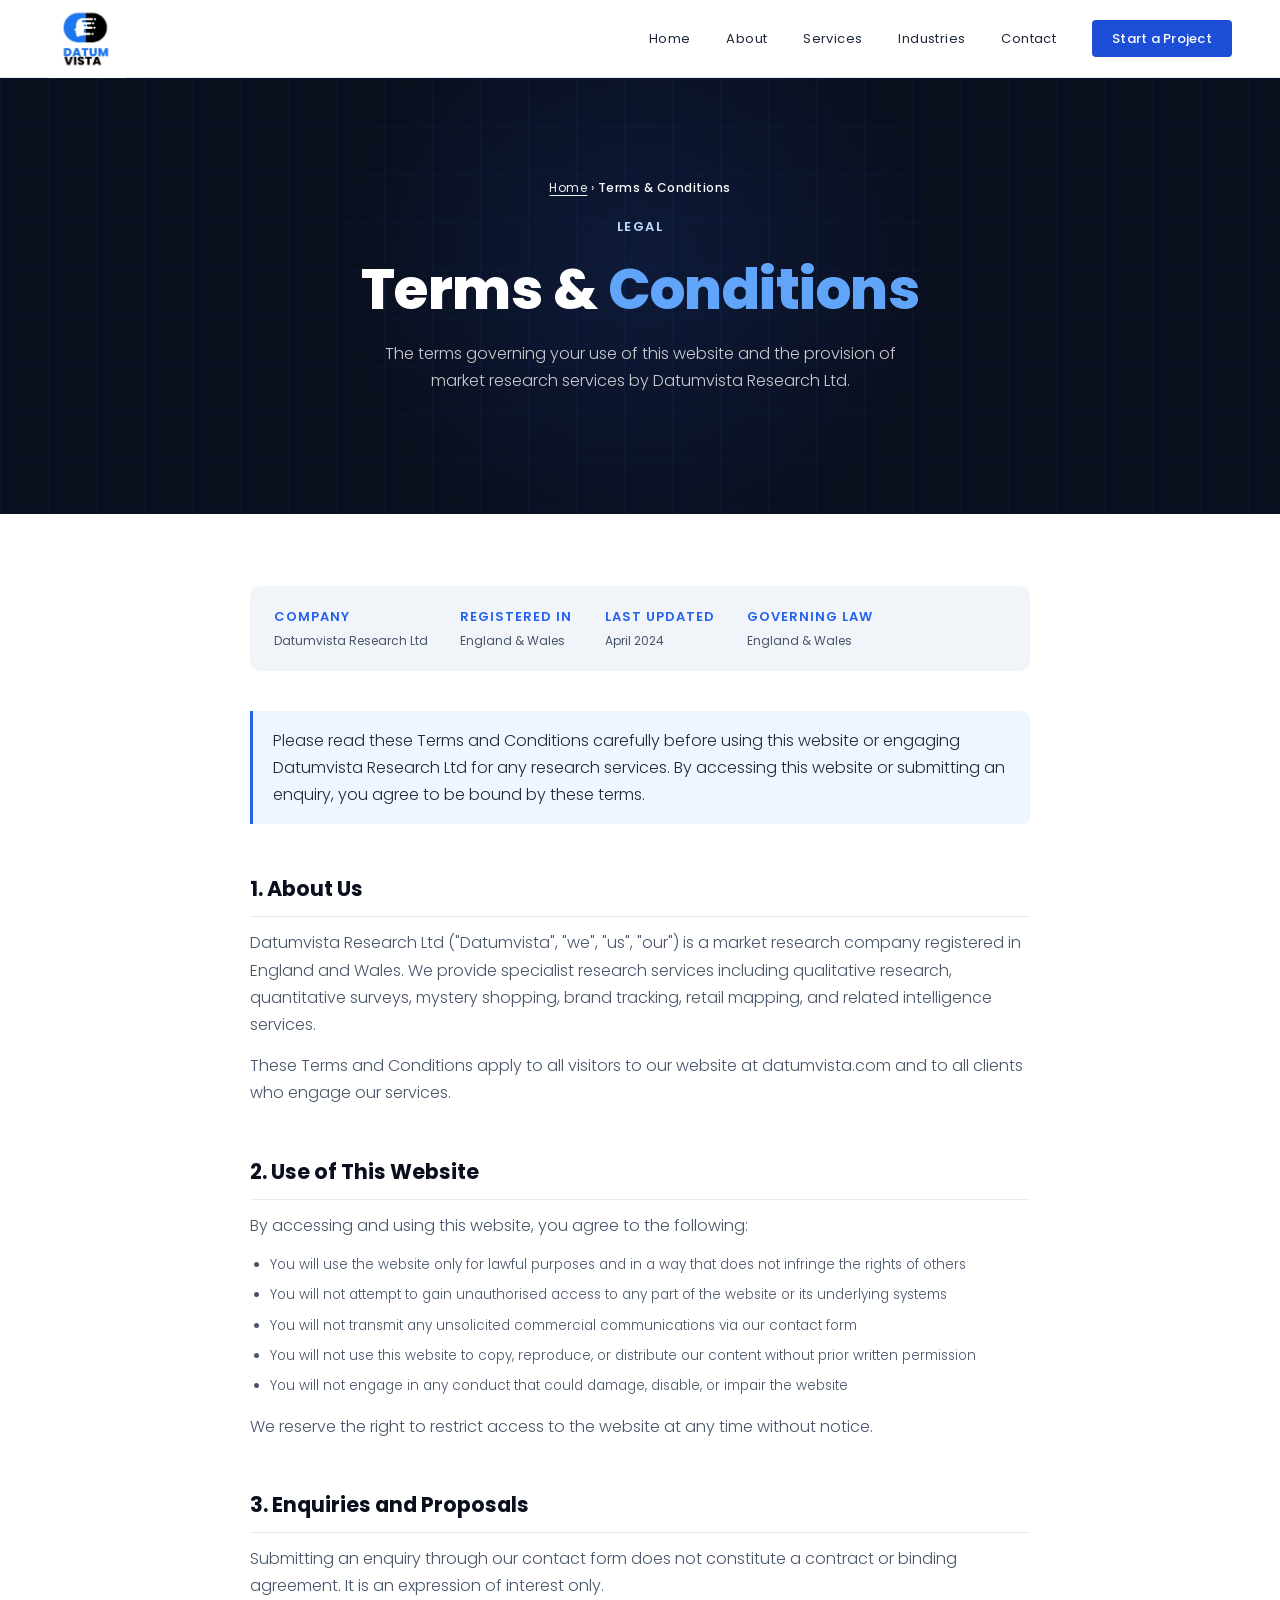
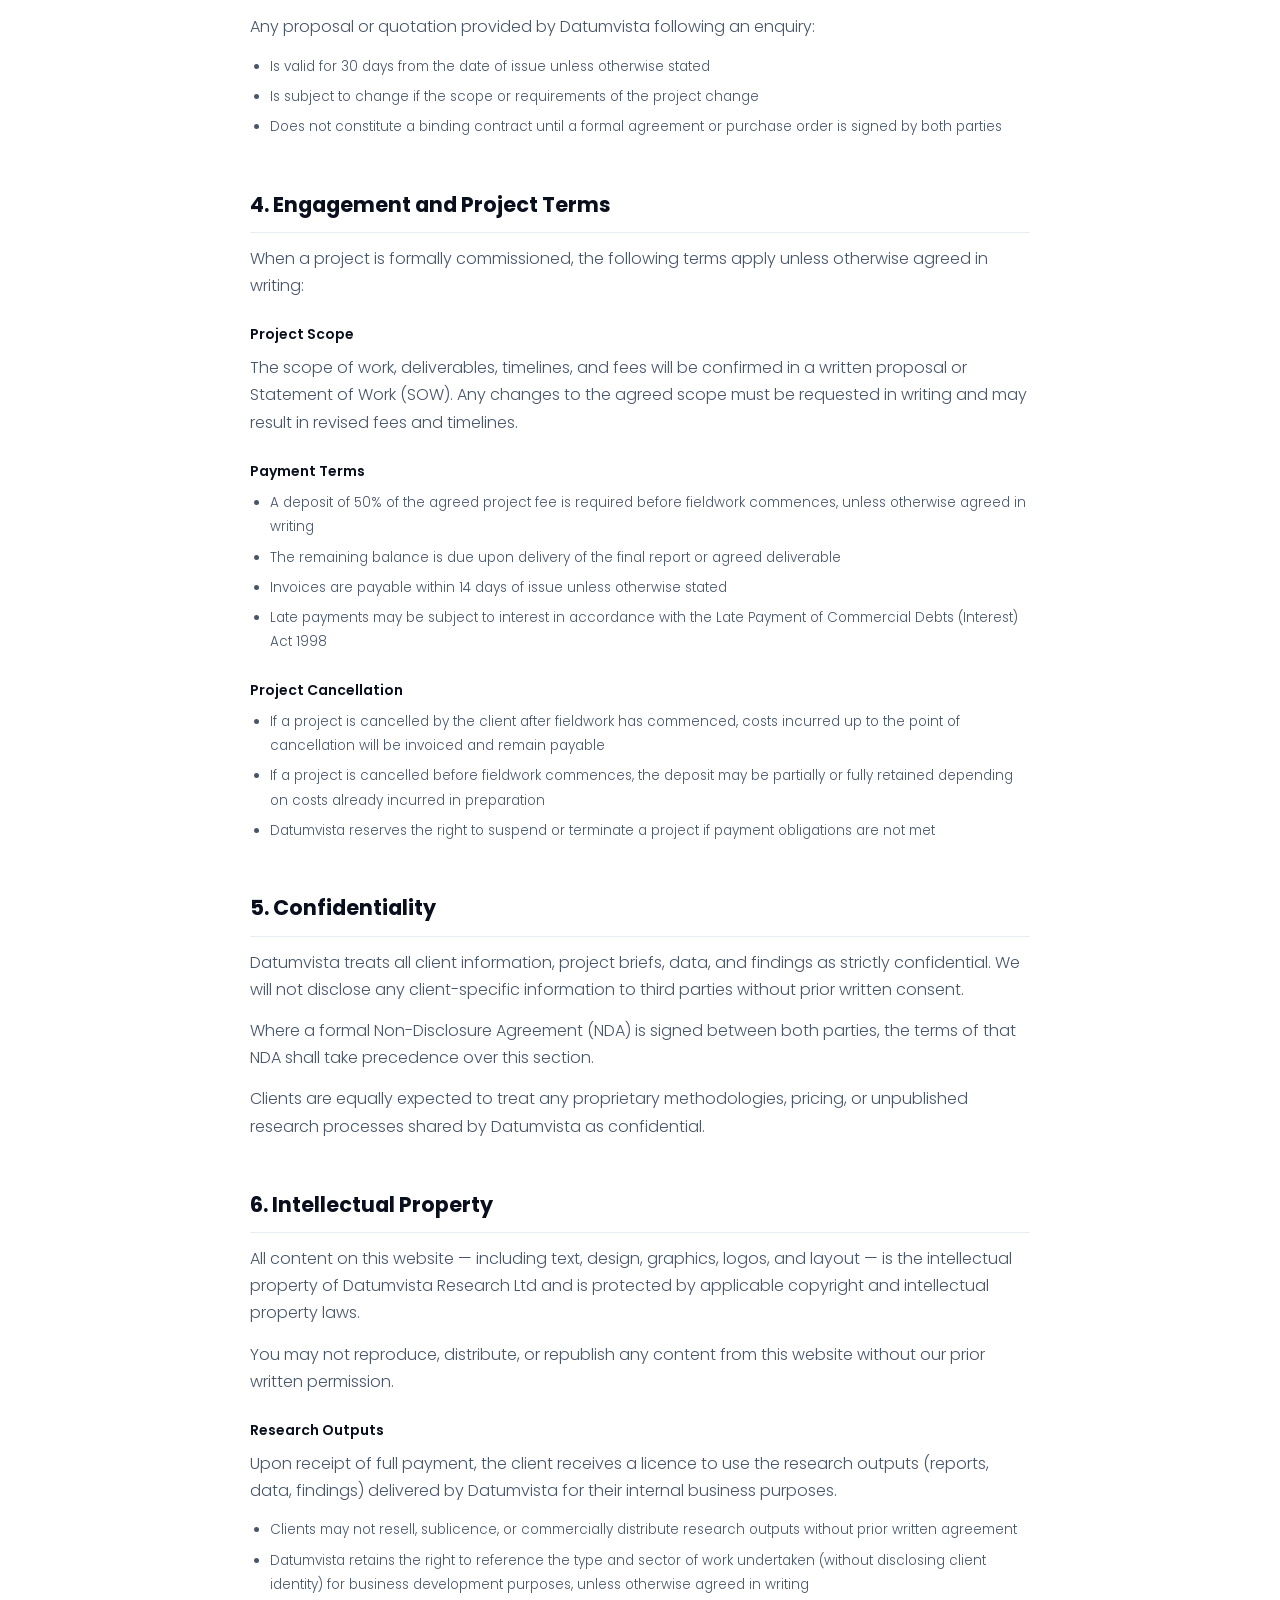
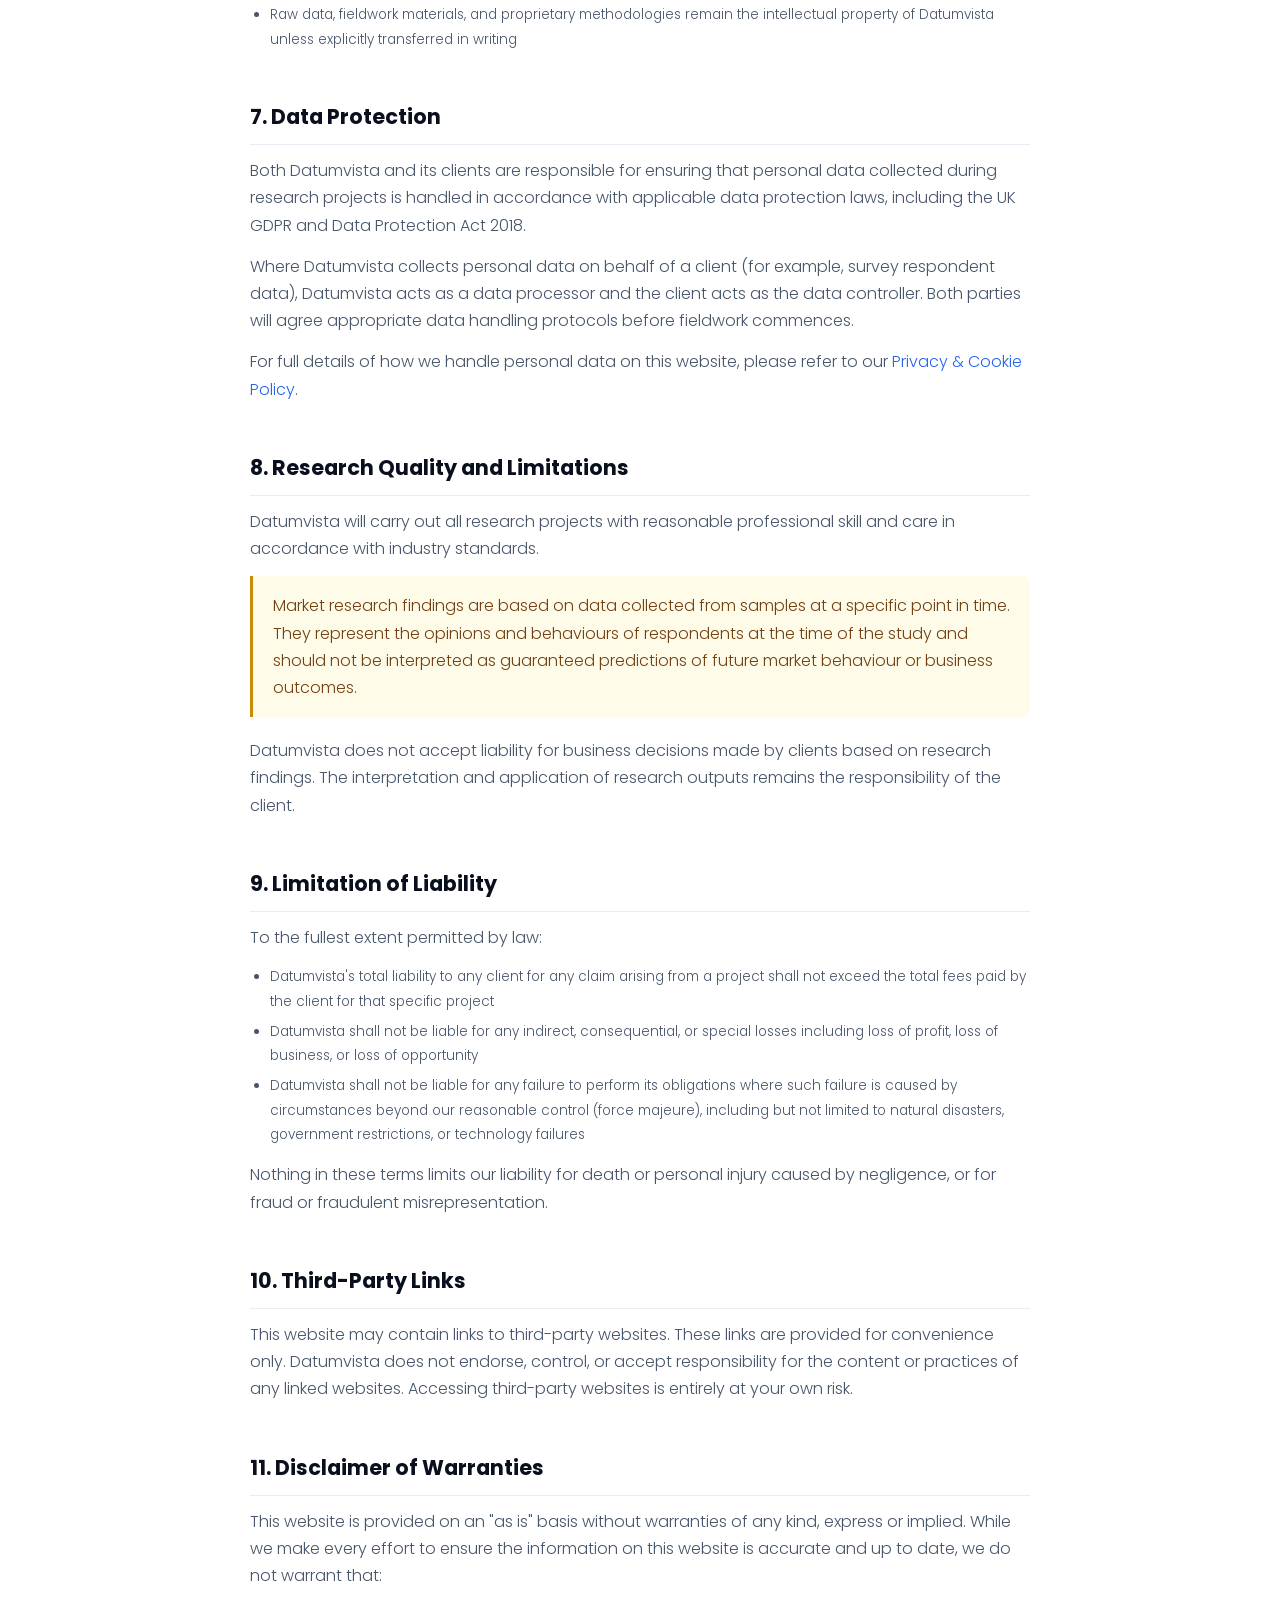
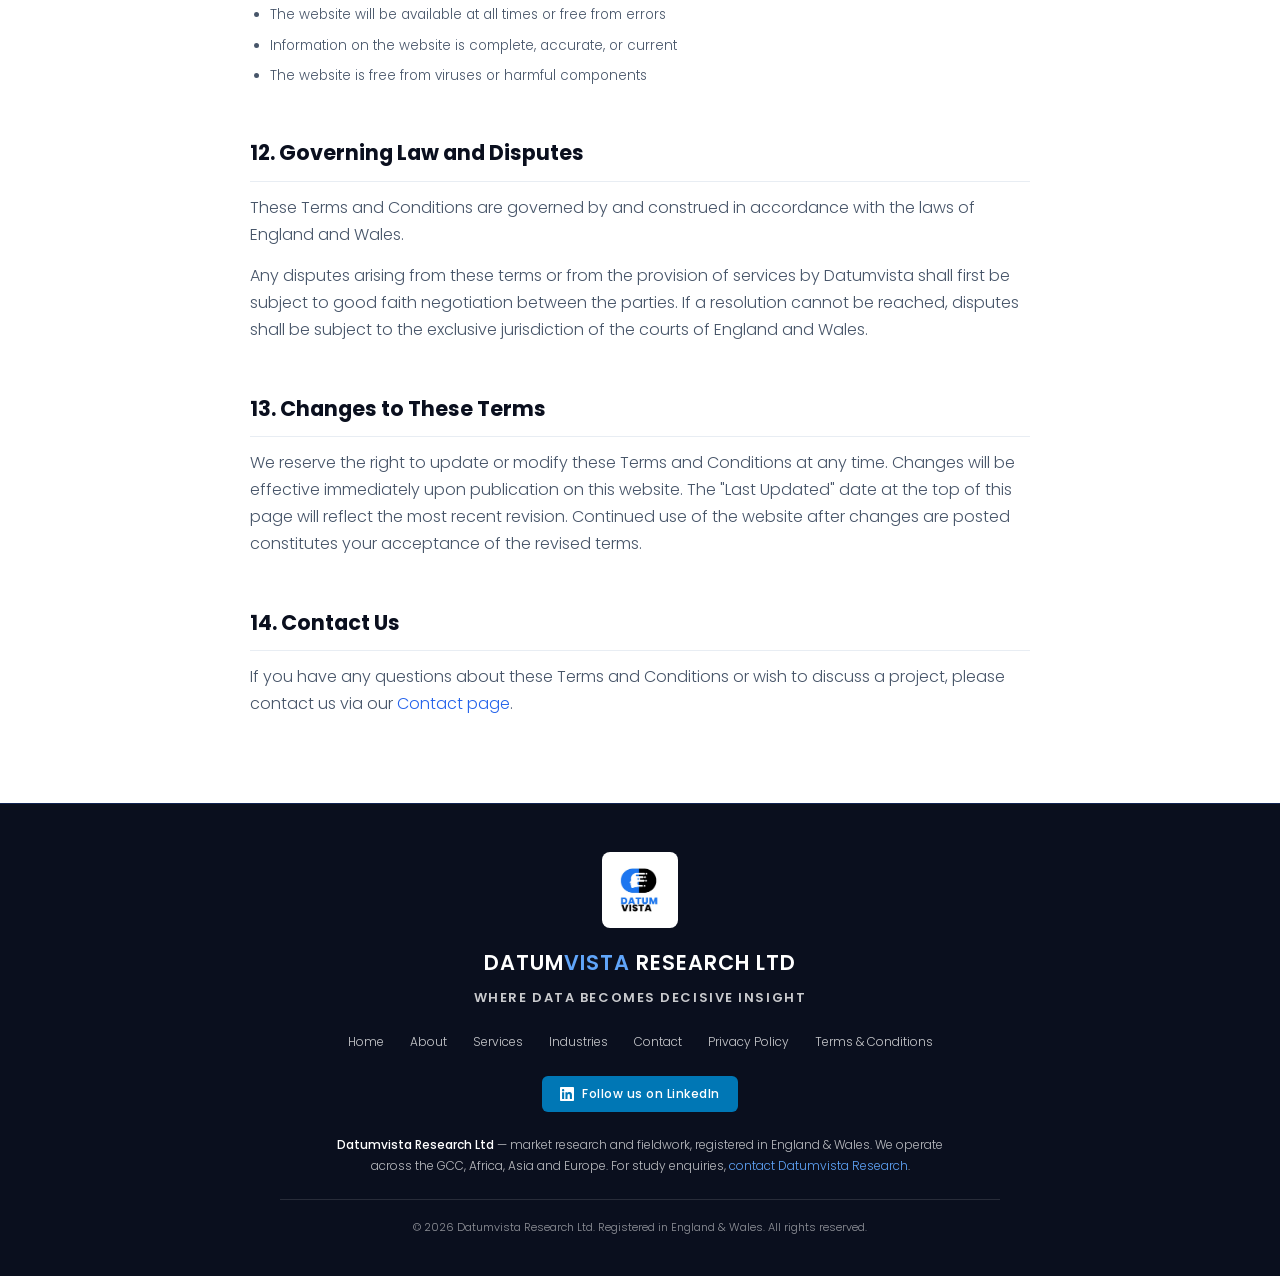
<file: terms.html>
<!DOCTYPE html>
<html lang="en">
<head>
  <meta charset="UTF-8">
  <meta name="viewport" content="width=device-width, initial-scale=1.0">
  <meta name="description" content="Terms and Conditions for Datumvista Research Ltd — governing use of this website and the provision of market research services.">
  <title>Terms &amp; Conditions | Datumvista Research Ltd</title>
  <link rel="canonical" href="https://datumvista.com/terms.html">
  <link rel="icon" href="/favicon.svg" type="image/svg+xml">
  <link rel="apple-touch-icon" href="/css/Images/Dvlogo.png">
  <meta property="og:type" content="website">
  <meta property="og:site_name" content="Datumvista Research Ltd">
  <meta property="og:locale" content="en_GB">
  <meta property="og:title" content="Terms &amp; Conditions | Datumvista Research Ltd">
  <meta property="og:description" content="Terms and Conditions for Datumvista Research Ltd — governing use of this website and the provision of market research services.">
  <meta property="og:url" content="https://datumvista.com/terms.html">
  <meta property="og:image" content="https://datumvista.com/css/Images/dv-social-card.png">
  <meta property="og:image:alt" content="Datumvista Research Ltd logo">
  <meta name="twitter:card" content="summary_large_image">
  <meta name="twitter:title" content="Terms &amp; Conditions | Datumvista Research Ltd">
  <meta name="twitter:description" content="Terms and Conditions for Datumvista Research Ltd — governing use of this website and the provision of market research services.">
  <meta name="twitter:image" content="https://datumvista.com/css/Images/dv-social-card.png">
  <link rel="stylesheet" href="css/style.css?v=20261101-7">
  <style>
    .policy-body {
      max-width: 780px;
      margin: 0 auto;
    }
    .policy-body h2 {
      font-family: 'Poppins', sans-serif;
      font-size: 1.3rem;
      font-weight: 700;
      color: var(--dark);
      margin-top: 48px;
      margin-bottom: 12px;
      padding-bottom: 10px;
      border-bottom: 1px solid var(--border);
    }
    .policy-body h3 {
      font-size: 14px;
      font-weight: 600;
      color: var(--dark);
      margin-top: 24px;
      margin-bottom: 8px;
    }
    .policy-body p {
      font-size: 13.5px;
      color: var(--text-muted);
      line-height: 1.85;
      font-weight: 300;
      margin-bottom: 14px;
    }
    .policy-body ul {
      margin: 0 0 14px 20px;
      padding: 0;
    }
    .policy-body ul li {
      font-size: 13.5px;
      color: var(--text-muted);
      line-height: 1.8;
      font-weight: 300;
      margin-bottom: 6px;
    }
    .policy-meta {
      background: var(--slate);
      border-radius: 10px;
      padding: 20px 24px;
      margin-bottom: 40px;
      display: flex;
      gap: 32px;
      flex-wrap: wrap;
    }
    .policy-meta-item {
      font-size: 12px;
      color: var(--text-muted);
    }
    .policy-meta-item strong {
      display: block;
      font-size: 10px;
      letter-spacing: 0.12em;
      text-transform: uppercase;
      color: var(--blue);
      font-weight: 600;
      margin-bottom: 3px;
    }
    .highlight-box {
      background: #eff6ff;
      border-left: 3px solid var(--blue);
      padding: 16px 20px;
      border-radius: 0 8px 8px 0;
      margin-bottom: 20px;
    }
    .highlight-box p {
      margin-bottom: 0;
      color: var(--text);
    }
    .warning-box {
      background: #fefce8;
      border-left: 3px solid #ca8a04;
      padding: 16px 20px;
      border-radius: 0 8px 8px 0;
      margin-bottom: 20px;
    }
    .warning-box p {
      margin-bottom: 0;
      color: #713f12;
      font-size: 13px;
    }
  </style>
  <script type="application/ld+json">
  {
    "@context": "https://schema.org",
    "@type": "BreadcrumbList",
    "@id": "https://datumvista.com/terms.html#breadcrumb",
    "itemListElement": [
      { "@type": "ListItem", "position": 1, "name": "Home", "item": "https://datumvista.com/" },
      { "@type": "ListItem", "position": 2, "name": "Terms & Conditions", "item": "https://datumvista.com/terms.html" }
    ]
  }
  </script>
</head>
<body>
  <a class="skip-link" href="#main">Skip to main content</a>

    <header class="nav-bar" id="mainNav">
    <a href="/" class="nav-logo">
      <img src="/css/Images/Dvlogo.png" alt="Datumvista logo" class="logo-img" width="160" height="161" decoding="async">
    </a>
    <button class="nav-toggle" id="navToggle" aria-label="Toggle menu" aria-expanded="false" aria-controls="navLinks">
      <span></span><span></span><span></span>
    </button>
    <nav class="nav-links-bar" id="navLinks" aria-label="Main">
      <a href="/">Home</a>
      <a href="/about.html">About</a>
      <a href="/services.html">Services</a>
      <a href="/industries.html">Industries</a>
      <!-- <a href="/research.html">Insights</a> -->
      <a href="/contact.html">Contact</a>
      <a href="/contact.html#contactForm" class="nav-cta">Start a Project</a>
    </nav>
  </header>

  <main id="main">

  <!-- ── HERO ── -->
  <div class="hero">
    <div class="hero-inner">
      <nav class="bc" aria-label="Breadcrumb"><a href="/">Home</a> &rsaquo; <span aria-current="page">Terms &amp; Conditions</span></nav>
      <div class="hero-overline">Legal</div>
      <h1>Terms &amp; <em>Conditions</em></h1>
      <p class="hero-desc">The terms governing your use of this website and the provision of market research services by Datumvista Research Ltd.</p>
    </div>
  </div>

  <!-- ── TERMS CONTENT ── -->
  <section class="sec bg-white">
    <div class="inner">
      <div class="policy-body">

        <!-- Meta -->
        <div class="policy-meta">
          <div class="policy-meta-item"><strong>Company</strong>Datumvista Research Ltd</div>
          <div class="policy-meta-item"><strong>Registered In</strong>England &amp; Wales</div>
          <div class="policy-meta-item"><strong>Last Updated</strong>April 2024</div>
          <div class="policy-meta-item"><strong>Governing Law</strong>England &amp; Wales</div>
        </div>

        <div class="highlight-box">
          <p>Please read these Terms and Conditions carefully before using this website or engaging Datumvista Research Ltd for any research services. By accessing this website or submitting an enquiry, you agree to be bound by these terms.</p>
        </div>

        <!-- 1 -->
        <h2>1. About Us</h2>
        <p>Datumvista Research Ltd ("Datumvista", "we", "us", "our") is a market research company registered in England and Wales. We provide specialist research services including qualitative research, quantitative surveys, mystery shopping, brand tracking, retail mapping, and related intelligence services.</p>
        <p>These Terms and Conditions apply to all visitors to our website at datumvista.com and to all clients who engage our services.</p>

        <!-- 2 -->
        <h2>2. Use of This Website</h2>
        <p>By accessing and using this website, you agree to the following:</p>
        <ul>
          <li>You will use the website only for lawful purposes and in a way that does not infringe the rights of others</li>
          <li>You will not attempt to gain unauthorised access to any part of the website or its underlying systems</li>
          <li>You will not transmit any unsolicited commercial communications via our contact form</li>
          <li>You will not use this website to copy, reproduce, or distribute our content without prior written permission</li>
          <li>You will not engage in any conduct that could damage, disable, or impair the website</li>
        </ul>
        <p>We reserve the right to restrict access to the website at any time without notice.</p>

        <!-- 3 -->
        <h2>3. Enquiries and Proposals</h2>
        <p>Submitting an enquiry through our contact form does not constitute a contract or binding agreement. It is an expression of interest only.</p>
        <p>Any proposal or quotation provided by Datumvista following an enquiry:</p>
        <ul>
          <li>Is valid for 30 days from the date of issue unless otherwise stated</li>
          <li>Is subject to change if the scope or requirements of the project change</li>
          <li>Does not constitute a binding contract until a formal agreement or purchase order is signed by both parties</li>
        </ul>

        <!-- 4 -->
        <h2>4. Engagement and Project Terms</h2>
        <p>When a project is formally commissioned, the following terms apply unless otherwise agreed in writing:</p>

        <h3>Project Scope</h3>
        <p>The scope of work, deliverables, timelines, and fees will be confirmed in a written proposal or Statement of Work (SOW). Any changes to the agreed scope must be requested in writing and may result in revised fees and timelines.</p>

        <h3>Payment Terms</h3>
        <ul>
          <li>A deposit of 50% of the agreed project fee is required before fieldwork commences, unless otherwise agreed in writing</li>
          <li>The remaining balance is due upon delivery of the final report or agreed deliverable</li>
          <li>Invoices are payable within 14 days of issue unless otherwise stated</li>
          <li>Late payments may be subject to interest in accordance with the Late Payment of Commercial Debts (Interest) Act 1998</li>
        </ul>

        <h3>Project Cancellation</h3>
        <ul>
          <li>If a project is cancelled by the client after fieldwork has commenced, costs incurred up to the point of cancellation will be invoiced and remain payable</li>
          <li>If a project is cancelled before fieldwork commences, the deposit may be partially or fully retained depending on costs already incurred in preparation</li>
          <li>Datumvista reserves the right to suspend or terminate a project if payment obligations are not met</li>
        </ul>

        <!-- 5 -->
        <h2>5. Confidentiality</h2>
        <p>Datumvista treats all client information, project briefs, data, and findings as strictly confidential. We will not disclose any client-specific information to third parties without prior written consent.</p>
        <p>Where a formal Non-Disclosure Agreement (NDA) is signed between both parties, the terms of that NDA shall take precedence over this section.</p>
        <p>Clients are equally expected to treat any proprietary methodologies, pricing, or unpublished research processes shared by Datumvista as confidential.</p>

        <!-- 6 -->
        <h2>6. Intellectual Property</h2>
        <p>All content on this website — including text, design, graphics, logos, and layout — is the intellectual property of Datumvista Research Ltd and is protected by applicable copyright and intellectual property laws.</p>
        <p>You may not reproduce, distribute, or republish any content from this website without our prior written permission.</p>

        <h3>Research Outputs</h3>
        <p>Upon receipt of full payment, the client receives a licence to use the research outputs (reports, data, findings) delivered by Datumvista for their internal business purposes.</p>
        <ul>
          <li>Clients may not resell, sublicence, or commercially distribute research outputs without prior written agreement</li>
          <li>Datumvista retains the right to reference the type and sector of work undertaken (without disclosing client identity) for business development purposes, unless otherwise agreed in writing</li>
          <li>Raw data, fieldwork materials, and proprietary methodologies remain the intellectual property of Datumvista unless explicitly transferred in writing</li>
        </ul>

        <!-- 7 -->
        <h2>7. Data Protection</h2>
        <p>Both Datumvista and its clients are responsible for ensuring that personal data collected during research projects is handled in accordance with applicable data protection laws, including the UK GDPR and Data Protection Act 2018.</p>
        <p>Where Datumvista collects personal data on behalf of a client (for example, survey respondent data), Datumvista acts as a data processor and the client acts as the data controller. Both parties will agree appropriate data handling protocols before fieldwork commences.</p>
        <p>For full details of how we handle personal data on this website, please refer to our <a href="privacy.html" style="color:var(--blue);">Privacy & Cookie Policy</a>.</p>

        <!-- 8 -->
        <h2>8. Research Quality and Limitations</h2>
        <p>Datumvista will carry out all research projects with reasonable professional skill and care in accordance with industry standards.</p>
        <div class="warning-box">
          <p>Market research findings are based on data collected from samples at a specific point in time. They represent the opinions and behaviours of respondents at the time of the study and should not be interpreted as guaranteed predictions of future market behaviour or business outcomes.</p>
        </div>
        <p>Datumvista does not accept liability for business decisions made by clients based on research findings. The interpretation and application of research outputs remains the responsibility of the client.</p>

        <!-- 9 -->
        <h2>9. Limitation of Liability</h2>
        <p>To the fullest extent permitted by law:</p>
        <ul>
          <li>Datumvista's total liability to any client for any claim arising from a project shall not exceed the total fees paid by the client for that specific project</li>
          <li>Datumvista shall not be liable for any indirect, consequential, or special losses including loss of profit, loss of business, or loss of opportunity</li>
          <li>Datumvista shall not be liable for any failure to perform its obligations where such failure is caused by circumstances beyond our reasonable control (force majeure), including but not limited to natural disasters, government restrictions, or technology failures</li>
        </ul>
        <p>Nothing in these terms limits our liability for death or personal injury caused by negligence, or for fraud or fraudulent misrepresentation.</p>

        <!-- 10 -->
        <h2>10. Third-Party Links</h2>
        <p>This website may contain links to third-party websites. These links are provided for convenience only. Datumvista does not endorse, control, or accept responsibility for the content or practices of any linked websites. Accessing third-party websites is entirely at your own risk.</p>

        <!-- 11 -->
        <h2>11. Disclaimer of Warranties</h2>
        <p>This website is provided on an "as is" basis without warranties of any kind, express or implied. While we make every effort to ensure the information on this website is accurate and up to date, we do not warrant that:</p>
        <ul>
          <li>The website will be available at all times or free from errors</li>
          <li>Information on the website is complete, accurate, or current</li>
          <li>The website is free from viruses or harmful components</li>
        </ul>

        <!-- 12 -->
        <h2>12. Governing Law and Disputes</h2>
        <p>These Terms and Conditions are governed by and construed in accordance with the laws of England and Wales.</p>
        <p>Any disputes arising from these terms or from the provision of services by Datumvista shall first be subject to good faith negotiation between the parties. If a resolution cannot be reached, disputes shall be subject to the exclusive jurisdiction of the courts of England and Wales.</p>

        <!-- 13 -->
        <h2>13. Changes to These Terms</h2>
        <p>We reserve the right to update or modify these Terms and Conditions at any time. Changes will be effective immediately upon publication on this website. The "Last Updated" date at the top of this page will reflect the most recent revision. Continued use of the website after changes are posted constitutes your acceptance of the revised terms.</p>

        <!-- 14 -->
        <h2>14. Contact Us</h2>
        <p>If you have any questions about these Terms and Conditions or wish to discuss a project, please contact us via our <a href="contact.html" style="color:var(--blue);">Contact page</a>.</p>

      </div>
    </div>
  </section>

  <!-- ── FOOTER ── -->
    <!-- SITE FOOTER - identical on every page -->
  </main>

  <footer class="footer">
    <div class="footer-inner">
      <a href="/" class="footer-logo">
        <img src="/css/Images/Dvlogo.png" alt="Datumvista logo" width="160" height="161" loading="lazy" decoding="async">
      </a>
      <div class="footer-name">DATUM<span>VISTA</span> RESEARCH LTD</div>
      <div class="footer-tag">Where Data Becomes Decisive Insight</div>
      <nav class="footer-nav" aria-label="Footer">
        <a href="/">Home</a>
        <a href="/about.html">About</a>
        <a href="/services.html">Services</a>
        <a href="/industries.html">Industries</a>
        <!-- <a href="/research.html">Insights</a> -->
        <a href="/contact.html">Contact</a>
        <a href="/privacy.html">Privacy Policy</a>
        <a href="/terms.html">Terms &amp; Conditions</a>
      </nav>
      <a class="footer-linkedin" href="https://www.linkedin.com/company/datumvista/" target="_blank" rel="noopener">
        <svg width="14" height="14" viewBox="0 0 24 24" fill="#fff" aria-hidden="true"><path d="M20.447 20.452h-3.554v-5.569c0-1.328-.027-3.037-1.852-3.037-1.853 0-2.136 1.445-2.136 2.939v5.667H9.351V9h3.414v1.561h.046c.477-.9 1.637-1.85 3.37-1.85 3.601 0 4.267 2.37 4.267 5.455v6.286zM5.337 7.433a2.062 2.062 0 01-2.063-2.065 2.064 2.064 0 112.063 2.065zm1.782 13.019H3.555V9h3.564v11.452zM22.225 0H1.771C.792 0 0 .774 0 1.729v20.542C0 23.227.792 24 1.771 24h20.451C23.2 24 24 23.227 24 22.271V1.729C24 .774 23.2 0 22.222 0h.003z"/></svg>
        Follow us on LinkedIn
      </a>
      <!-- TODO(SEO/content): company number, registered office address, domain email and phone still to be added to this block. -->
      <div class="footer-about"><strong>Datumvista Research Ltd</strong> — market research and fieldwork, registered in England &amp; Wales. We operate across the GCC, Africa, Asia and Europe. For study enquiries, <a href="/contact.html">contact Datumvista Research</a>.</div>
      <div class="footer-rule"></div>
      <div class="footer-copy">© 2026 Datumvista Research Ltd. Registered in England &amp; Wales. All rights reserved.</div>
    </div>
  </footer>

  <script>
    // HEADER MENU TOGGLE
    (function () {
      const toggle = document.getElementById('navToggle');
      const links  = document.getElementById('navLinks');
      if (!toggle || !links) return;
      const setOpen = (open) => {
        links.classList.toggle('open', open);
        toggle.setAttribute('aria-expanded', open ? 'true' : 'false');
      };
      toggle.addEventListener('click', () => setOpen(!links.classList.contains('open')));
      links.querySelectorAll('a').forEach(a => a.addEventListener('click', () => setOpen(false)));
    })();
  </script>

</body>
</html>
</file>
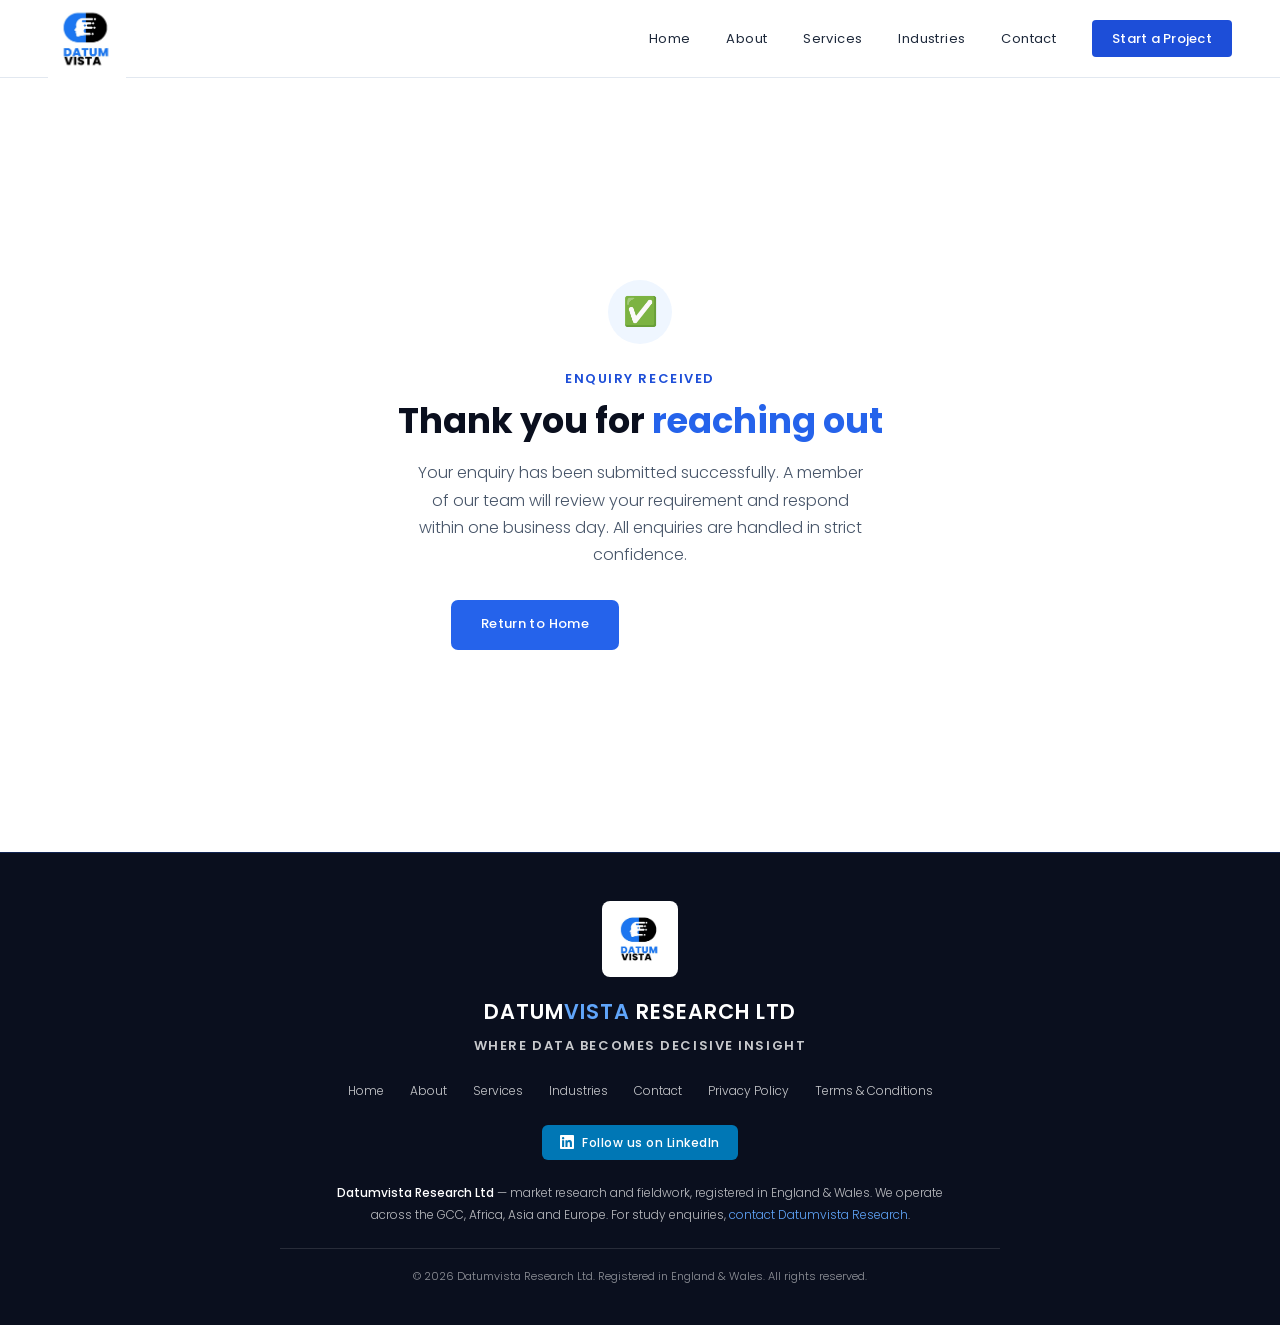
<file: thankyou.html>
<!DOCTYPE html>
<html lang="en">
<head>
  <meta charset="UTF-8">
  <meta name="viewport" content="width=device-width, initial-scale=1.0">
  <title>Thank You — Enquiry Received | Datumvista</title>
  <meta name="description" content="Your enquiry has been received. A member of the Datumvista Research team will review your requirement and respond within one business day.">
  <meta name="robots" content="noindex, follow">
  <link rel="canonical" href="https://datumvista.com/thankyou.html">
  <link rel="icon" href="/favicon.svg" type="image/svg+xml">
  <link rel="apple-touch-icon" href="/css/Images/Dvlogo.png">
  <meta property="og:type" content="website">
  <meta property="og:site_name" content="Datumvista Research Ltd">
  <meta property="og:locale" content="en_GB">
  <meta property="og:title" content="Thank You — Enquiry Received | Datumvista">
  <meta property="og:description" content="Your enquiry has been received. A member of the Datumvista Research team will review your requirement and respond within one business day.">
  <meta property="og:url" content="https://datumvista.com/thankyou.html">
  <meta property="og:image" content="https://datumvista.com/css/Images/dv-social-card.png">
  <meta property="og:image:alt" content="Datumvista Research Ltd logo">
  <meta name="twitter:card" content="summary_large_image">
  <meta name="twitter:title" content="Thank You — Enquiry Received | Datumvista">
  <meta name="twitter:description" content="Your enquiry has been received. A member of the Datumvista team will review your requirement and respond within one business day.">
  <meta name="twitter:image" content="https://datumvista.com/css/Images/dv-social-card.png">
  <link rel="stylesheet" href="css/style.css?v=20261101-7">
</head>
<body>
  <a class="skip-link" href="#main">Skip to main content</a>

    <header class="nav-bar" id="mainNav">
    <a href="/" class="nav-logo">
      <img src="/css/Images/Dvlogo.png" alt="Datumvista logo" class="logo-img" width="160" height="161" decoding="async">
    </a>
    <button class="nav-toggle" id="navToggle" aria-label="Toggle menu" aria-expanded="false" aria-controls="navLinks">
      <span></span><span></span><span></span>
    </button>
    <nav class="nav-links-bar" id="navLinks" aria-label="Main">
      <a href="/">Home</a>
      <a href="/about.html">About</a>
      <a href="/services.html">Services</a>
      <a href="/industries.html">Industries</a>
      <!-- <a href="/research.html">Insights</a> -->
      <a href="/contact.html">Contact</a>
      <a href="/contact.html#contactForm" class="nav-cta">Start a Project</a>
    </nav>
  </header>

  <main id="main">

  <!-- ── THANK YOU ── -->
  <section class="sec bg-white">
    <div class="inner">
      <div class="thankyou-wrap">
        <div class="thankyou-icon">✅</div>
        <p class="sec-eyebrow">Enquiry Received</p>
        <h1 class="sec-h">Thank you for <em>reaching out</em></h1>
        <p class="sec-p" style="max-width:460px;margin:0 auto 32px;">Your enquiry has been submitted successfully. A member of our team will review your requirement and respond within one business day. All enquiries are handled in strict confidence.</p>
      <div style="display:flex;gap:14px;justify-content:center;flex-wrap:wrap;width:100%;">
          <a href="/" class="btn-primary">Return to Home</a>
          <a href="services.html" class="btn-secondary">Explore Our Services</a>
        </div>
      </div>
    </div>
  </section>

  <!-- ── FOOTER ── -->
    <!-- SITE FOOTER - identical on every page -->
  </main>

  <footer class="footer">
    <div class="footer-inner">
      <a href="/" class="footer-logo">
        <img src="/css/Images/Dvlogo.png" alt="Datumvista logo" width="160" height="161" loading="lazy" decoding="async">
      </a>
      <div class="footer-name">DATUM<span>VISTA</span> RESEARCH LTD</div>
      <div class="footer-tag">Where Data Becomes Decisive Insight</div>
      <nav class="footer-nav" aria-label="Footer">
        <a href="/">Home</a>
        <a href="/about.html">About</a>
        <a href="/services.html">Services</a>
        <a href="/industries.html">Industries</a>
        <!-- <a href="/research.html">Insights</a> -->
        <a href="/contact.html">Contact</a>
        <a href="/privacy.html">Privacy Policy</a>
        <a href="/terms.html">Terms &amp; Conditions</a>
      </nav>
      <a class="footer-linkedin" href="https://www.linkedin.com/company/datumvista/" target="_blank" rel="noopener">
        <svg width="14" height="14" viewBox="0 0 24 24" fill="#fff" aria-hidden="true"><path d="M20.447 20.452h-3.554v-5.569c0-1.328-.027-3.037-1.852-3.037-1.853 0-2.136 1.445-2.136 2.939v5.667H9.351V9h3.414v1.561h.046c.477-.9 1.637-1.85 3.37-1.85 3.601 0 4.267 2.37 4.267 5.455v6.286zM5.337 7.433a2.062 2.062 0 01-2.063-2.065 2.064 2.064 0 112.063 2.065zm1.782 13.019H3.555V9h3.564v11.452zM22.225 0H1.771C.792 0 0 .774 0 1.729v20.542C0 23.227.792 24 1.771 24h20.451C23.2 24 24 23.227 24 22.271V1.729C24 .774 23.2 0 22.222 0h.003z"/></svg>
        Follow us on LinkedIn
      </a>
      <!-- TODO(SEO/content): company number, registered office address, domain email and phone still to be added to this block. -->
      <div class="footer-about"><strong>Datumvista Research Ltd</strong> — market research and fieldwork, registered in England &amp; Wales. We operate across the GCC, Africa, Asia and Europe. For study enquiries, <a href="/contact.html">contact Datumvista Research</a>.</div>
      <div class="footer-rule"></div>
      <div class="footer-copy">© 2026 Datumvista Research Ltd. Registered in England &amp; Wales. All rights reserved.</div>
    </div>
  </footer>

  <script>
    // HEADER MENU TOGGLE
    (function () {
      const toggle = document.getElementById('navToggle');
      const links  = document.getElementById('navLinks');
      if (!toggle || !links) return;
      const setOpen = (open) => {
        links.classList.toggle('open', open);
        toggle.setAttribute('aria-expanded', open ? 'true' : 'false');
      };
      toggle.addEventListener('click', () => setOpen(!links.classList.contains('open')));
      links.querySelectorAll('a').forEach(a => a.addEventListener('click', () => setOpen(false)));
    })();
  </script>

</body>
</html>
</file>
<file: css/style.css>
/* ============================================================
   DATUMVISTA RESEARCH LTD — Global Stylesheet
   Font: Poppins (headings + body)
   ============================================================ */

@import url('https://fonts.googleapis.com/css2?family=Poppins:wght@400;500;600;700;800&display=swap');

/* ── RESET & BASE ─────────────────────────────────────────── */
*, *::before, *::after { box-sizing: border-box; margin: 0; padding: 0; }

/* Visually hidden, still announced by screen readers */
.sr-only {
  position: absolute;
  width: 1px;
  height: 1px;
  padding: 0;
  margin: -1px;
  overflow: hidden;
  clip: rect(0, 0, 0, 0);
  white-space: nowrap;
  border: 0;
}


:root {
  --blue:        #2563eb;
  --blue-light:  #60a5fa;
  --blue-pale:   #93c5fd;
  --dark:        #0a0f1e;
  --dark-mid:    #0d1a33;
  --cream:       #f8fafc;
  --slate:       #f1f5f9;
  --border:      #e8edf3;
  --text:        #1e293b;
  --text-mid:    #475569;
  --text-muted:  #475569;
  --brand:       #1d4ed8;
  --brand-hover: #1e40af;
  --on-dark-muted: rgba(255,255,255,0.78);
  --on-dark-soft:  rgba(255,255,255,0.68);
  --focus-ring: #1d4ed8;
  --container: 1200px;
  --gutter: 48px;
  --header-h:    78px;
}

@media (max-width: 900px) {
  :root { --gutter: 24px; }
}

html { scroll-behavior: smooth; }

body {
  font-family: 'Poppins', sans-serif;
  background: var(--cream);
  color: var(--text);
  font-size: 15px;
  line-height: 1.65;
  -webkit-font-smoothing: antialiased;
  padding-top: var(--header-h);
}

img { max-width: 100%; display: block; }
a  { text-decoration: none; color: inherit; }

/* ── SITE HEADER ──────────────────────────────────────────────
   ONE implementation for every page. Markup, sizes, spacing and colours are
   identical everywhere; only aria-current="page" differs per page.
   Markup contract:
     header.nav-bar > a.nav-logo > img.logo-img
                    + button.nav-toggle
                    + nav.nav-links-bar > a (x6) + a.nav-cta
   ────────────────────────────────────────────────────────────── */
.nav-bar {
  background: #ffffff;
  display: flex;
  align-items: center;
  justify-content: space-between;
  padding: 0 48px;
  height: var(--header-h);
  border-bottom: 1px solid #e2e8f0;
  position: fixed;
  top: 0;
  left: 0;
  right: 0;
  z-index: 1000;
}

.nav-logo {
  display: flex;
  align-items: center;
  gap: 11px;
  text-decoration: none;
  flex-shrink: 0;
}

.logo-img {
  height: var(--header-h);
  width: auto;
  display: block;
}

/* Hamburger – hidden until the 900px breakpoint */
.nav-toggle {
  display: none;
  flex-direction: column;
  gap: 5px;
  background: none;
  border: none;
  cursor: pointer;
  padding: 6px;
}
.nav-toggle span {
  display: block;
  width: 22px;
  height: 2px;
  background: #1e293b;
  border-radius: 2px;
  transition: all 0.25s;
}

.nav-links-bar {
  display: flex;
  align-items: center;
  gap: 36px;
}

.nav-links-bar a {
  color: #1e293b;
  font-size: 13px;
  font-weight: 400;
  letter-spacing: 0.03em;
  transition: color 0.2s;
  white-space: nowrap;
}
.nav-links-bar a:hover { color: #2563eb; }

/* Current page */
.nav-links-bar a[aria-current="page"] {
  color: #2563eb;
}

/* CTA button — declared after the link rules so it keeps white text.
   :visited and :focus-visible are listed so no other link state can
   repaint the label dark. */
.nav-links-bar a.nav-cta,
.nav-links-bar a.nav-cta:visited,
.nav-links-bar a.nav-cta:focus-visible {
  background: #1d4ed8;
  color: #ffffff;
  padding: 8px 20px;
  border-radius: 4px;
  font-weight: 500;
  letter-spacing: 0.02em;
}
.nav-links-bar a.nav-cta:hover { background: #1d4ed8; color: #ffffff; }

/* ── HERO ─────────────────────────────────────────────────── */
.hero {
  background: var(--dark);
  padding: 100px 40px 80px;
  text-align: center;
  position: relative;
  overflow: hidden;
  color: #fff;
}

/* Subtle grid texture */
.hero::before {
  content: '';
  position: absolute;
  inset: 0;
  background-image:
    linear-gradient(rgba(37,99,235,0.07) 1px, transparent 1px),
    linear-gradient(90deg, rgba(37,99,235,0.07) 1px, transparent 1px);
  background-size: 48px 48px;
  pointer-events: none;
}

/* Blue glow orb */
.hero::after {
  content: '';
  position: absolute;
  width: 600px;
  height: 600px;
  border-radius: 50%;
  background: radial-gradient(circle, rgba(37,99,235,0.13) 0%, transparent 70%);
  top: 50%;
  left: 50%;
  transform: translate(-50%, -55%);
  pointer-events: none;
}

.hero-inner {
  position: relative;
  z-index: 1;
  max-width: 780px;
  margin: 0 auto;
}

/* Breadcrumb trail — shared by every interior page, on a dark hero */
.bc {
  font-size: 12px;
  letter-spacing: 0.04em;
  margin-bottom: 18px;
  color: rgba(255,255,255,0.92);
  position: relative;
  z-index: 2;
}
.bc a {
  color: rgba(255,255,255,0.92);
  text-decoration: underline;
  text-underline-offset: 3px;
}
.bc a:hover { color: #ffffff; }
.bc span[aria-current] {
  color: #ffffff;
  font-weight: 500;
  text-decoration: none;
}

.hero-overline {
  font-size: 11px;
  letter-spacing: 0.24em;
  color: var(--blue-light);
  text-transform: uppercase;
  font-weight: 500;
  margin-bottom: 22px;
}

.hero h1 {
  font-family: 'Poppins', sans-serif;
  font-size: clamp(2.2rem, 5vw, 3.5rem);
  font-weight: 800;
  line-height: 1.12;
  margin-bottom: 18px;
  letter-spacing: -0.01em;
  color: #fff;
}

.hero h1 em {
  color: var(--blue-light);
  font-style: normal;
}

.hero-desc {
  font-size: 1rem;
  color: rgba(255,255,255,0.45);
  max-width: 560px;
  margin: 0 auto 40px;
  line-height: 1.8;
  font-weight: 300;
}

/* Stats strip */
.stats-strip {
  display: grid;
  grid-template-columns: repeat(4, 1fr);
  max-width: 740px;
  margin: 0 auto;
  border: 1px solid rgba(37,99,235,0.22);
  border-radius: 10px;
  overflow: hidden;
  background: rgba(37,99,235,0.06);
}

.stat-cell {
  padding: 22px 16px;
  text-align: center;
  border-right: 1px solid rgba(37,99,235,0.18);
}
.stat-cell:last-child { border-right: none; }

.stat-val {
  font-family: 'Poppins', sans-serif;
  font-size: 2rem;
  font-weight: 700;
  color: var(--blue-light);
  line-height: 1;
}

.stat-lbl {
  font-size: 10px;
  color: rgba(255,255,255,0.35);
  letter-spacing: 0.1em;
  text-transform: uppercase;
  margin-top: 6px;
  font-weight: 400;
}

/* Hero buttons */
.hero-btns {
  display: flex;
  gap: 14px;
  justify-content: center;
  flex-wrap: wrap;
  margin-bottom: 48px;
}

.btn-primary {
  background: var(--blue);
  color: #fff;
  padding: 13px 30px;
  border: none;
  border-radius: 7px;
  font-size: 13px;
  font-weight: 500;
  cursor: pointer;
  font-family: 'Poppins', sans-serif;
  letter-spacing: 0.03em;
  transition: background 0.2s;
  display: inline-block;
}
.btn-primary:hover { background: #1d4ed8; }

.btn-secondary {
  background: transparent;
  color: rgba(255,255,255,0.65);
  padding: 13px 30px;
  border: 1px solid rgba(255,255,255,0.15);
  border-radius: 7px;
  font-size: 13px;
  cursor: pointer;
  font-family: 'Poppins', sans-serif;
  transition: border-color 0.2s, color 0.2s;
  display: inline-block;
}
.btn-secondary:hover {
  border-color: rgba(255,255,255,0.35);
  color: #fff;
}

/* ── SECTION BASE ─────────────────────────────────────────── */
.sec { padding: 72px 40px; }
.sec.bg-slate { background: var(--slate); }
.sec.bg-white { background: #fff; }
.sec.bg-dark  { background: var(--dark); }

.inner { max-width: 1060px; margin: 0 auto; }

.sec-eyebrow {
  font-size: 10px;
  letter-spacing: 0.24em;
  color: var(--blue);
  text-transform: uppercase;
  font-weight: 600;
  margin-bottom: 10px;
}

.sec-h {
  font-family: 'Poppins', sans-serif;
  font-size: clamp(1.8rem, 3.5vw, 2.2rem);
  font-weight: 700;
  color: var(--dark);
  line-height: 1.18;
  margin-bottom: 18px;
}
.sec-h em { color: var(--blue); font-style: normal; }
.sec-h.light { color: #fff; }
.sec-h.light em { color: var(--blue-light); }

.sec-rule {
  width: 36px;
  height: 2px;
  background: var(--blue);
  border-radius: 2px;
  margin-bottom: 24px;
}

.sec-p {
  color: var(--text-muted);
  font-size: 13.5px;
  line-height: 1.8;
  font-weight: 300;
}

/* Section header centered block */
.sec-header-center {
  text-align: center;
  margin-bottom: 40px;
}
.sec-header-center .sec-rule {
  margin: 0 auto 0;
}

/* ── ABOUT GRID ───────────────────────────────────────────── */
.about-grid {
  display: grid;
  grid-template-columns: 1fr 1fr;
  gap: 52px;
  align-items: start;
}

/* Timeline */
.tl {
  background: var(--dark);
  border-radius: 12px;
  padding: 28px;
  border: 1px solid rgba(37,99,235,0.2);
}

.tl-row {
  display: flex;
  gap: 16px;
  padding-bottom: 20px;
  margin-bottom: 20px;
  border-bottom: 1px solid rgba(255,255,255,0.06);
}
.tl-row:last-child { border-bottom: none; margin-bottom: 0; padding-bottom: 0; }

.tl-yr {
  font-family: 'Poppins', sans-serif;
  font-size: 1rem;
  font-weight: 600;
  color: var(--blue-light);
  min-width: 42px;
  padding-top: 2px;
  flex-shrink: 0;
}

.tl-body {
  color: rgba(255,255,255,0.55);
  font-size: 12.5px;
  line-height: 1.65;
  font-weight: 300;
}
.tl-body b {
  color: rgba(255,255,255,0.85);
  display: block;
  margin-bottom: 3px;
  font-weight: 500;
  font-size: 13px;
}

/* ── SERVICE CARDS ────────────────────────────────────────── */
.svc-grid {
  display: grid;
  grid-template-columns: repeat(3, 1fr);
  gap: 16px;
}

.svc {
  background: #fff;
  border-radius: 10px;
  padding: 24px 20px;
  border: 1px solid var(--border);
  transition: border-color 0.2s, transform 0.2s, box-shadow 0.2s;
  cursor: default;
}
.svc:hover {
  border-color: var(--blue);
  transform: translateY(-3px);
  box-shadow: 0 8px 24px rgba(37,99,235,0.08);
}

.svc-icon {
  width: 36px;
  height: 36px;
  background: #eff6ff;
  border-radius: 7px;
  display: flex;
  align-items: center;
  justify-content: center;
  margin-bottom: 14px;
  font-size: 17px;
}

.svc h3 {
  font-size: 13.5px;
  font-weight: 500;
  color: var(--dark);
  margin-bottom: 8px;
}
.svc p {
  font-size: 12.5px;
  color: var(--text-muted);
  line-height: 1.65;
  font-weight: 300;
}

/* ── SPECIALISATIONS ──────────────────────────────────────── */
.spec-grid {
  display: grid;
  grid-template-columns: 1fr 1fr;
  gap: 14px;
}

.spec {
  background: #fff;
  border-left: 3px solid var(--blue);
  padding: 18px 20px;
  border-radius: 0 8px 8px 0;
  border-top: 1px solid var(--border);
  border-right: 1px solid var(--border);
  border-bottom: 1px solid var(--border);
  transition: box-shadow 0.2s;
}
.spec:hover { box-shadow: 0 4px 16px rgba(37,99,235,0.07); }

.spec h3, .spec h4 {
  font-size: 13px;
  font-weight: 500;
  color: var(--dark);
  margin-bottom: 5px;
}
.spec p {
  font-size: 12px;
  color: var(--text-muted);
  line-height: 1.65;
  font-weight: 300;
}

/* ── SECTORS GRID ─────────────────────────────────────────── */
.sect-grid {
  display: grid;
  grid-template-columns: repeat(4, 1fr);
  gap: 1px;
  background: rgba(37,99,235,0.1);
  border: 1px solid rgba(37,99,235,0.15);
  border-radius: 10px;
  overflow: hidden;
  margin-top: 28px;
}

.sect-cell {
  background: var(--dark);
  padding: 22px 14px;
  text-align: center;
  cursor: default;
  transition: background 0.18s;
}
.sect-cell:hover { background: rgba(37,99,235,0.09); }

.sect-cell .ic {
  font-size: 20px;
  display: block;
  margin-bottom: 8px;
}
.sect-cell .nm {
  font-size: 11.5px;
  color: rgba(255,255,255,0.55);
  font-weight: 400;
}

/* ── CONFIDENTIALITY BAR ──────────────────────────────────── */
.conf-bar {
  background: var(--dark-mid);
  padding: 26px 40px;
  border-top: 1px solid rgba(37,99,235,0.2);
  border-bottom: 1px solid rgba(37,99,235,0.2);
}

.conf-inner {
  display: flex;
  align-items: center;
  gap: 18px;
  max-width: 1060px;
  margin: 0 auto;
}

.conf-icon {
  width: 38px;
  height: 38px;
  background: rgba(37,99,235,0.15);
  border-radius: 8px;
  display: flex;
  align-items: center;
  justify-content: center;
  flex-shrink: 0;
  font-size: 18px;
}

.conf-copy {
  font-size: 13px;
  color: rgba(255,255,255,0.55);
  font-weight: 300;
  line-height: 1.65;
}
.conf-copy b {
  color: var(--blue-pale);
  font-weight: 500;
  display: block;
  margin-bottom: 2px;
  font-size: 13.5px;
}

/* ── REACH ────────────────────────────────────────────────── */
.reach-grid {
  display: grid;
  grid-template-columns: 1fr 1fr;
  gap: 52px;
  align-items: start;
}

.reach-panel {
  background: var(--dark);
  border-radius: 12px;
  padding: 28px;
  border: 1px solid rgba(37,99,235,0.2);
}

.reach-panel-label {
  font-size: 10px;
  letter-spacing: 0.17em;
  color: var(--blue-light);
  text-transform: uppercase;
  font-weight: 600;
  margin-bottom: 18px;
}

.c-row {
  display: flex;
  align-items: center;
  gap: 12px;
  padding: 10px 0;
  border-bottom: 1px solid rgba(255,255,255,0.05);
  font-size: 13px;
  color: rgba(255,255,255,0.65);
  font-weight: 300;
}
.c-row:last-child { border-bottom: none; }

.c-pip {
  width: 6px;
  height: 6px;
  background: var(--blue);
  border-radius: 50%;
  flex-shrink: 0;
}

/* Method tags */
.method-tags {
  display: flex;
  flex-wrap: wrap;
  gap: 8px;
  margin-top: 24px;
}

.mtag {
  border: 1px solid #dde3ec;
  padding: 5px 13px;
  border-radius: 20px;
  font-size: 11.5px;
  color: var(--text-mid);
  background: #fff;
  font-weight: 400;
}

/* ── CONTACT FORM ─────────────────────────────────────────── */
.contact-wrap {
  max-width: 560px;
  margin: 0 auto;
  text-align: center;
}

.cform {
  margin-top: 28px;
  display: flex;
  flex-direction: column;
  gap: 12px;
  text-align: left;
  scroll-margin-top: 100px;
}

.cform input,
.cform textarea,
.cform select {
  width: 100%;
  padding: 12px 14px;
  border: 1px solid var(--border);
  border-radius: 7px;
  font-size: 13.5px;
  font-family: 'Poppins', sans-serif;
  color: var(--text);
  background: var(--cream);
  font-weight: 300;
  transition: border-color 0.2s;
  outline: none;
}
.cform input:focus,
.cform textarea:focus { border-color: var(--blue); }
.cform textarea { resize: vertical; }

.cform button {
  background: var(--blue);
  color: #fff;
  border: none;
  padding: 13px;
  border-radius: 7px;
  font-weight: 500;
  font-size: 14px;
  cursor: pointer;
  font-family: 'Poppins', sans-serif;
  letter-spacing: 0.03em;
  transition: background 0.2s;
}
.cform button:hover { background: #1d4ed8; }

/* ── SITE FOOTER ──────────────────────────────────────────────
   ONE implementation, identical byte for byte on every page.
   Markup contract:
     footer.footer > div.footer-inner > a.footer-logo > img
                    + .footer-name + .footer-tag
                    + nav.footer-nav > a (x8)
                    + a.footer-linkedin
                    + .footer-about
                    + .footer-rule + .footer-copy
   ────────────────────────────────────────────────────────────── */
.footer {
  background: var(--dark);
  padding: 48px 40px 40px;
  text-align: center;
  border-top: 1px solid rgba(37,99,235,0.25);
}
.footer-inner {
  max-width: 720px;
  margin: 0 auto;
  font-size: 15px;
  line-height: 1.65;
}

/* White tile: the logo is dark artwork on white, so it needs its own surface.
   No opacity or filter, or the tile greys out. */
.footer-logo {
  display: inline-flex;
  padding: 6px;
  border-radius: 8px;
  background: #ffffff;
  margin-bottom: 18px;
}
.footer-logo img {
  display: block;
  height: 64px;
  width: auto;
  object-fit: contain;
}

.footer-name {
  font-family: 'Poppins', sans-serif;
  font-size: 1.3rem;
  font-weight: 600;
  color: #ffffff;
  letter-spacing: 0.05em;
  margin-bottom: 6px;
}
.footer-name span { color: var(--blue-light); }

.footer-tag {
  font-size: 10.5px;
  letter-spacing: 0.15em;
  color: rgba(255,255,255,0.62);
  text-transform: uppercase;
  margin-bottom: 24px;
}

.footer-nav {
  display: flex;
  justify-content: center;
  gap: 26px;
  flex-wrap: wrap;
  margin-bottom: 24px;
}
.footer-nav a {
  font-size: 12px;
  color: rgba(255,255,255,0.78);
  transition: color 0.2s;
  font-weight: 300;
}
.footer-nav a:hover { color: var(--blue-light); }

/* LinkedIn button, matching the styling that already existed on the about page */
.footer-linkedin {
  display: inline-flex;
  align-items: center;
  gap: 8px;
  background: #0077b5;
  color: #ffffff;
  padding: 8px 18px;
  border-radius: 6px;
  font-size: 12px;
  font-weight: 500;
  letter-spacing: 0.04em;
  margin-bottom: 22px;
}
.footer-linkedin:hover { background: #00689d; color: #ffffff; }

.footer-about {
  max-width: 620px;
  margin: 0 auto 22px;
  font-size: 12px;
  line-height: 1.8;
  font-weight: 300;
  color: rgba(255,255,255,0.72);
}
.footer-about strong { color: #ffffff; font-weight: 500; }
.footer-about a { color: var(--blue-light); text-decoration: none; }
.footer-about a:hover { text-decoration: underline; }

.footer-rule {
  height: 1px;
  max-width: 720px;
  margin: 0 auto 18px;
  background: rgba(255,255,255,0.12);
}

.footer-copy {
  font-size: 11px;
  color: rgba(255,255,255,0.55);
  font-weight: 300;
}

/* ── INDUSTRIES PAGE — LIGHT VARIANT ─────────────────────── */
.sect-grid.light .sect-cell {
  background: #fff;
}
.sect-grid.light .sect-cell:hover {
  background: var(--slate);
}
.sect-grid.light .sect-cell .nm {
  color: var(--text);
}

/* ── THANK YOU PAGE ───────────────────────────────────────── */
.thankyou-wrap {
  min-height: 70vh;
  display: flex;
  flex-direction: column;
  align-items: center;
  justify-content: center;
  text-align: center;
  padding: 60px 40px;
}

.thankyou-icon {
  width: 64px;
  height: 64px;
  background: #eff6ff;
  border-radius: 50%;
  display: flex;
  align-items: center;
  justify-content: center;
  margin: 0 auto 24px;
  font-size: 28px;
}

/* ── MOBILE HAMBURGER MENU OPEN STATE ─────────────────────── */
.nav-bar.menu-open .nav-links-bar {
  display: flex;
}

/* ============================================================
   RESPONSIVE BREAKPOINTS
   ============================================================ */

/* ── TABLET (≤ 900px) ─────────────────────────────────────── */
@media (max-width: 900px) {

  /* Header — same bar, collapsed menu */
  .nav-bar {
    padding: 0 24px;
  }

  .logo-img { height: 56px; }

  .nav-toggle {
    display: flex;
    margin-left: auto;
    padding: 6px;
  }

  .nav-links-bar {
    display: none;
    flex-direction: column;
    align-items: center;
    gap: 0;
    position: fixed;
    top: var(--header-h);
    left: 0;
    right: 0;
    width: 100%;
    background: #ffffff;
    border-bottom: 1px solid #e2e8f0;
    padding: 12px 24px 18px;
  }
  .nav-links-bar.open { display: flex; }

  .nav-links-bar a {
    padding: 10px 0;
    width: 100%;
    text-align: center;
    font-size: 13.5px;
  }

  .nav-links-bar a.nav-cta {
    margin-top: 8px;
  }

  /* Hero */
  .hero { padding: 70px 24px 56px; }
  .hero h1 { font-size: clamp(1.9rem, 5vw, 2.6rem); }

  /* Stats strip — 2×2 on tablet */
  .stats-strip {
    grid-template-columns: repeat(2, 1fr);
  }
  .stat-cell:nth-child(2) { border-right: none; }
  .stat-cell:nth-child(3) {
    border-right: 1px solid rgba(37,99,235,0.18);
    border-top: 1px solid rgba(37,99,235,0.18);
  }
  .stat-cell:nth-child(4) {
    border-top: 1px solid rgba(37,99,235,0.18);
    border-right: none;
  }

  /* Sections */
  .sec { padding: 56px 24px; }

  /* Grids — 2 columns on tablet */
  .svc-grid { grid-template-columns: repeat(2, 1fr); }
  .spec-grid { grid-template-columns: 1fr; }
  .sect-grid { grid-template-columns: repeat(3, 1fr); }
  .about-grid { grid-template-columns: 1fr; gap: 32px; }
  .reach-grid { grid-template-columns: 1fr; gap: 32px; }

  /* Conf bar */
  .conf-bar { padding: 20px 24px; }

  /* Footer */
  .footer { padding: 36px 24px; }
  .footer-nav { gap: 16px; }
}

/* ── MOBILE (≤ 540px) ─────────────────────────────────────── */
@media (max-width: 540px) {

  /* Hero */
  .hero { padding: 56px 20px 48px; }
  .hero h1 { font-size: 1.95rem; }
  .hero-desc { font-size: 0.92rem; }

  /* Stats — single column */
  .stats-strip {
    grid-template-columns: repeat(2, 1fr);
    max-width: 100%;
  }

  /* Sections */
  .sec { padding: 44px 20px; }

  /* All grids → single column */
  .svc-grid,
  .spec-grid,
  .sect-grid,
  .about-grid,
  .reach-grid { grid-template-columns: 1fr !important; }

  /* Sector grid */
  .sect-grid { grid-template-columns: repeat(2, 1fr) !important; }

  /* Timeline rows */
  .tl-row { flex-direction: column; gap: 4px; }
  .tl-yr  { min-width: unset; }

  /* Typography scale-down */
  .sec-h { font-size: 1.65rem; }

  /* Footer */
  .footer { padding: 32px 20px; }
  .footer-nav { gap: 14px; }
  .footer-nav a { font-size: 11.5px; }

  /* Conf bar */
  .conf-bar { padding: 18px 20px; }
  .conf-inner { flex-direction: column; align-items: flex-start; }

  /* Buttons */
  .hero-btns { flex-direction: column; gap: 10px; }
  .btn-primary, .btn-secondary { width: 100%; text-align: center; }
}

/* ============================================================
   ACCESSIBILITY: CONTRAST, OVERLINES, STATES, SKIP LINK
   Body-scoped so these win over the per-page <style> blocks
   without moving any layout.
   ============================================================ */

/* ---- 1. Secondary text: no more opacity dimming, darker greys ---- */
body .sec-p,
body .hero-desc,
body .hero-desc-dv,
body .principle-desc,
body .svc-row-desc,
body .studies-count,
body .policy-meta-item,
body .svc-answer,
body p,
body td,
body li {
  color: var(--text-mid);
}

body .sec-p,
body .hero-desc,
body .hero-desc-dv,
body .principle-desc,
body .svc-row-desc,
body .policy-body p,
body .study-card-desc {
  font-size: 16px;
  line-height: 1.7;
}

/* Generic meta/secondary text that may stay 14px but must not be pale */
body .text-muted,
body .study-card-meta,
body .studies-count {
  color: var(--text-muted);
}

/* Numbers had opacity dimming baked in */
body .svc-num,
body .why-tile-num,
body .svc-row-num,
body .principle-num {
  opacity: 1;
}

/* The trust strip inherits its colour from the list, so stop body li winning */
body .trust-strip li {
  color: inherit;
}

/* ---- 2. Numbers and small blue accents on light backgrounds ---- */
body .svc-num,
body .why-tile-num,
body .svc-row-num,
body .study-read-link,
body .principle-num {
  color: var(--brand);
}

body .svc-row-num,
body .why-tile-num {
  font-weight: 600;
}

/* ---- 3. Overlines / eyebrows: >=12px, weight >=600, 4.5:1 ---- */
body .eyebrow,
body .hero-overline,
body .hero-overline-dv,
body .sec-eyebrow,
body .sec-lbl,
body .method-tag,
body .spec-card-label,
body .info-label,
body .study-tag,
body .study-card-label,
body .reach-panel-label,
body .stat-lbl-dv,
body .discipline-tag,
body .dv-conf-label,
body .footer-tag,
body .ey {
  font-size: 13px;
  font-weight: 600;
  letter-spacing: 0.12em;
}

/* Overlines on light surfaces */
body .sec-eyebrow,
body .eyebrow,
body .method-tag,
body .info-label,
body .study-tag,
body .study-card-label {
  color: var(--brand);
}

/* Overlines inside dark areas */
body .hero-overline,
body .hero-overline-dv,
body .dv-hero .eyebrow,
body .page-hero .eyebrow,
body .dv-conf .eyebrow,
body .eyebrow.light,
body .stat-lbl-dv,
body .discipline-tag,
body .hero-tag,
body .study-tag,
body #hero .eyebrow {
  color: #bfdbfe;
}

body .spec-card-label,
body .reach-panel-label,
body .footer-tag,
body .dv-conf-label {
  color: var(--on-dark-muted);
}

/* Overlines that live in inline styles or page-level CSS */
body a[href*="bahrain-utility-cost-study"] div[style*="font-size:10px"] {
  font-size: 13px !important;
}
body .policy-meta-item strong {
  font-size: 13px;
  letter-spacing: 0.08em;
}
/* Study page chrome, kept to CSS so its markup stays untouched */
body #hero .hero-tag { font-size: 13px; }
body .dt th { font-size: 13px; }
body #topbar .ref { font-size: 13px; }
body #topbar > span:first-child { font-size: 13px; opacity: 1; }

/* ---- 4. Placeholders and dim helper text ---- */
body ::placeholder {
  color: var(--text-muted);
  opacity: 1;
}

body .dv-conf-text {
  color: var(--on-dark-muted);
}

/* ---- 5. Text that sits on dark surfaces ---- */
body .hero-desc,
body .hero-desc-dv,
body .dv-hero p,
body .page-hero p,
body #hero p,
body .spec-card p,
body .conf-bar p,
body .reach-panel p {
  color: var(--on-dark-muted);
}

/* Gate card header sits on the study page's navy panel */
body .gc-head p {
  color: var(--on-dark-muted);
  opacity: 1;
}

/* Card meta was dimmed by opacity, not colour */
body .study-meta-info span { opacity: 1; }

/* Topbar reference uses an inline opacity */
body #topbar .ref { opacity: 0.92 !important; }

/* ---- 6. Hover and focus states ---- */
body a,
body button,
body summary,
body input,
body select,
body textarea {
  transition: color 0.15s ease, background-color 0.15s ease, border-color 0.15s ease,
              box-shadow 0.15s ease, transform 0.15s ease;
}

/* Focus ring: 2px, offset, high contrast on light and dark */
body a:focus-visible,
body button:focus-visible,
body summary:focus-visible,
body input:focus-visible,
body select:focus-visible,
body textarea:focus-visible {
  outline: 3px solid var(--focus-ring);
  outline-offset: 2px;
  border-radius: 3px;
}

body .nav-bar a:focus-visible,
body .footer a:focus-visible,
body .dv-footer a:focus-visible {
  outline-color: var(--focus-ring);
  background: rgba(29,78,216,0.08);
}

/* Nav links */
body .nav-links-bar a:hover,
body .nav-links-bar a:focus-visible {
  color: var(--brand);
  text-decoration: underline;
  text-underline-offset: 4px;
}

body .nav-links-bar a.nav-cta:hover,
body .nav-links-bar a.nav-cta:focus-visible {
  background: var(--brand-hover);
  color: #ffffff;
  text-decoration: none;
  transform: translateY(-1px);
}

/* Solid buttons */
body .btn-prim:hover,
body .btn-primary:hover {
  background: var(--brand-hover);
  transform: translateY(-1px);
  box-shadow: 0 6px 18px rgba(10,15,30,0.22);
}

body .btn-sec:hover,
body .btn-secondary:hover {
  background: rgba(255,255,255,0.12);
  transform: translateY(-1px);
}

/* Text button on dark */
body .dv-cta .btn-prim:hover {
  background: var(--brand-hover);
}

/* Footer links: colour plus underline, never colour alone */
body .footer-nav a:hover,
body .footer-nav a:focus-visible,
body .footer-about a:hover,
body .footer-about a:focus-visible {
  color: #ffffff;
  text-decoration: underline;
  text-underline-offset: 3px;
}

body .footer-linkedin:hover,
body .footer-linkedin:focus-visible {
  background: #00689d;
  transform: translateY(-1px);
}

body .footer-logo:hover img,
body .footer-logo:focus-visible img,
body .nav-logo:hover img,
body .nav-logo:focus-visible img {
  opacity: 0.85;
}

/* Breadcrumb links */
body .bc a {
  text-decoration: underline;
  text-underline-offset: 3px;
}
body .bc a:hover,
body .bc a:focus-visible {
  color: #ffffff;
}

/* Cards */
body .study-card:hover,
body .study-card:focus-visible {
  transform: translateY(-2px);
  box-shadow: 0 12px 40px rgba(10,15,30,0.10);
}

/* Summary toggles (chart data tables) */
body summary:hover {
  color: var(--brand);
  text-decoration: underline;
  text-underline-offset: 3px;
}

/* Form fields: border + ring, not colour alone */
body .cform input,
body .cform select,
body .cform textarea,
body .gc-body input,
body .gc-body select,
body .gc-body textarea {
  border: 1px solid #94a3b8;
}
body .cform input:hover,
body .cform select:hover,
body .cform textarea:hover,
body .gc-body input:hover,
body .gc-body select:hover,
body .gc-body textarea:hover {
  border-color: var(--text-mid);
}
body .cform input:focus-visible,
body .cform select:focus-visible,
body .cform textarea:focus-visible,
body .gc-body input:focus-visible,
body .gc-body select:focus-visible,
body .gc-body textarea:focus-visible {
  border-color: var(--focus-ring);
  outline: 3px solid var(--focus-ring);
  outline-offset: 1px;
}

body #submitBtn:hover {
  background: var(--brand-hover);
}

/* ---- 7. Skip link ---- */
.skip-link {
  position: absolute;
  left: 12px;
  top: -60px;
  z-index: 2000;
  background: var(--brand);
  color: #ffffff;
  font-size: 14px;
  font-weight: 600;
  padding: 10px 18px;
  border-radius: 0 0 6px 6px;
  text-decoration: underline;
  text-underline-offset: 3px;
  transition: top 0.15s ease;
}
.skip-link:focus,
.skip-link:focus-visible {
  top: 0;
  outline: 3px solid #ffffff;
  outline-offset: 2px;
}

/* ---- 8. Reduced motion ---- */
@media (prefers-reduced-motion: reduce) {
  body a,
  body button,
  body summary,
  body input,
  body select,
  body textarea,
  body .study-card,
  body .skip-link {
    transition-duration: 0.01ms !important;
  }
  body .nav-links-bar a.nav-cta:hover,
  body .btn-prim:hover,
  body .btn-primary:hover,
  body .btn-sec:hover,
  body .btn-secondary:hover,
  body .footer-linkedin:hover,
  body .study-card:hover {
    transform: none;
  }
}

/* ---- 10. Home hero: message, CTA hierarchy, above-the-fold fit ---- */
/* Remove the forced full-height hero and compress it so the eyebrow, H1,
   paragraph, primary CTA and the whole trust strip fit a 768px-tall screen. */
body .dv-hero {
  min-height: 0;
  align-items: start;
  padding-top: 24px;
  padding-bottom: 32px;
}

body .hero-inner-dv {
  max-width: 1200px;
  grid-template-columns: 1.45fr 1fr;
  gap: 64px;
  align-items: start;
}

/* One line at every width, 13px, >= 4.5:1 */
body .hero-overline-dv {
  font-size: 13px;
  font-weight: 600;
  letter-spacing: 0.14em;
  white-space: nowrap;
  margin-bottom: 16px;
}

body .hero-h1 {
  font-size: clamp(2.25rem, 3.2vw, 2.75rem);
  line-height: 1.14;
  margin-bottom: 16px;
}

body .hero-desc-dv {
  color: #e2e8f0;
  font-size: 16px;
  max-width: 52ch;
  margin-bottom: 22px;
}

body .hero-btns-dv {
  align-items: center;
  gap: 14px;
  margin-bottom: 0;
}

/* Outline secondary button on the dark hero */
body .btn-sec {
  color: #eef2f7;
  border-color: rgba(255,255,255,0.38);
}
body .btn-sec:hover,
body .btn-sec:focus-visible {
  color: #ffffff;
  border-color: #ffffff;
}

/* Tertiary text link */
body .hero-link {
  color: #dbeafe;
  font-size: 14px;
  font-weight: 500;
  text-decoration: underline;
  text-underline-offset: 4px;
  padding: 10px 4px;
  white-space: nowrap;
}
body .hero-link:hover,
body .hero-link:focus-visible {
  color: #ffffff;
}

body .trust-strip {
  margin-top: 14px;
}

/* Stat card: aligned to the H1, lighter panel, thinner dividers */
body .hero-right {
  margin-top: 37px;
  background: rgba(255,255,255,0.045);
  border-color: rgba(255,255,255,0.10);
}
body .stat-box {
  background: transparent;
  padding: 26px 24px;
}
body .stat-box:hover { background: rgba(255,255,255,0.04); }
body .stat-box + .stat-box { border-left-color: rgba(255,255,255,0.08); }
body .stat-row-2 .stat-box { border-top-color: rgba(255,255,255,0.08); }

/* Stat labels: one line on desktop so the tiles stay short; mobile may wrap */
@media (min-width: 901px) {
  body .stat-lbl-dv {
    white-space: nowrap;
    letter-spacing: 0.06em;
  }
}

/* Mobile: stack the three controls, primary full width */
@media (max-width: 900px) {
  body .hero-btns-dv {
    flex-direction: column;
    align-items: stretch;
  }
  body .hero-right { margin-top: 24px; }
}

@media (max-width: 600px) {
  /* the rule costs ~44px; the overline must stay on one line */
  body .hero-overline-dv::before { display: none; }
}

/* ---- 11. One grid: every container shares one width and gutter ---- */
/* The bar stays full-bleed but its contents inset to the container edges, and the
   section containers use the same width so the logo, the content and the nav's
   last item all line up on every page. */
body .nav-bar {
  padding-left: max(var(--gutter), calc((100vw - var(--container)) / 2));
  padding-right: max(var(--gutter), calc((100vw - var(--container)) / 2));
}

body .hero-inner-dv,
body .dv-inner,
body .inner,
body .studies-inner,
body .footer-inner {
  max-width: var(--container);
}

body .sec,
body .dv-sec,
body .dv-hero,
body .dv-cta,
body .dv-conf,
body .conf-bar {
  padding-left: var(--gutter);
  padding-right: var(--gutter);
}
.trust-strip {
  display: flex;
  flex-wrap: wrap;
  gap: 6px 18px;
  margin-top: 26px;
  list-style: none;
  font-size: 14px;
  line-height: 1.5;
  color: var(--on-dark-muted);
  max-width: 560px;
}
.trust-strip li {
  display: flex;
  align-items: center;
  gap: 7px;
  margin: 0;
}
.trust-strip li + li::before {
  content: "";
  width: 4px;
  height: 4px;
  border-radius: 50%;
  background: currentColor;
  opacity: 0.7;
  margin-right: 11px;
}

/* Narrow screens: separators read as stray bullets, so drop them */
@media (max-width: 600px) {
  .trust-strip { gap: 4px 0; }
  .trust-strip li + li::before { display: none; }
  .trust-strip li { width: 100%; }
}
</file>
